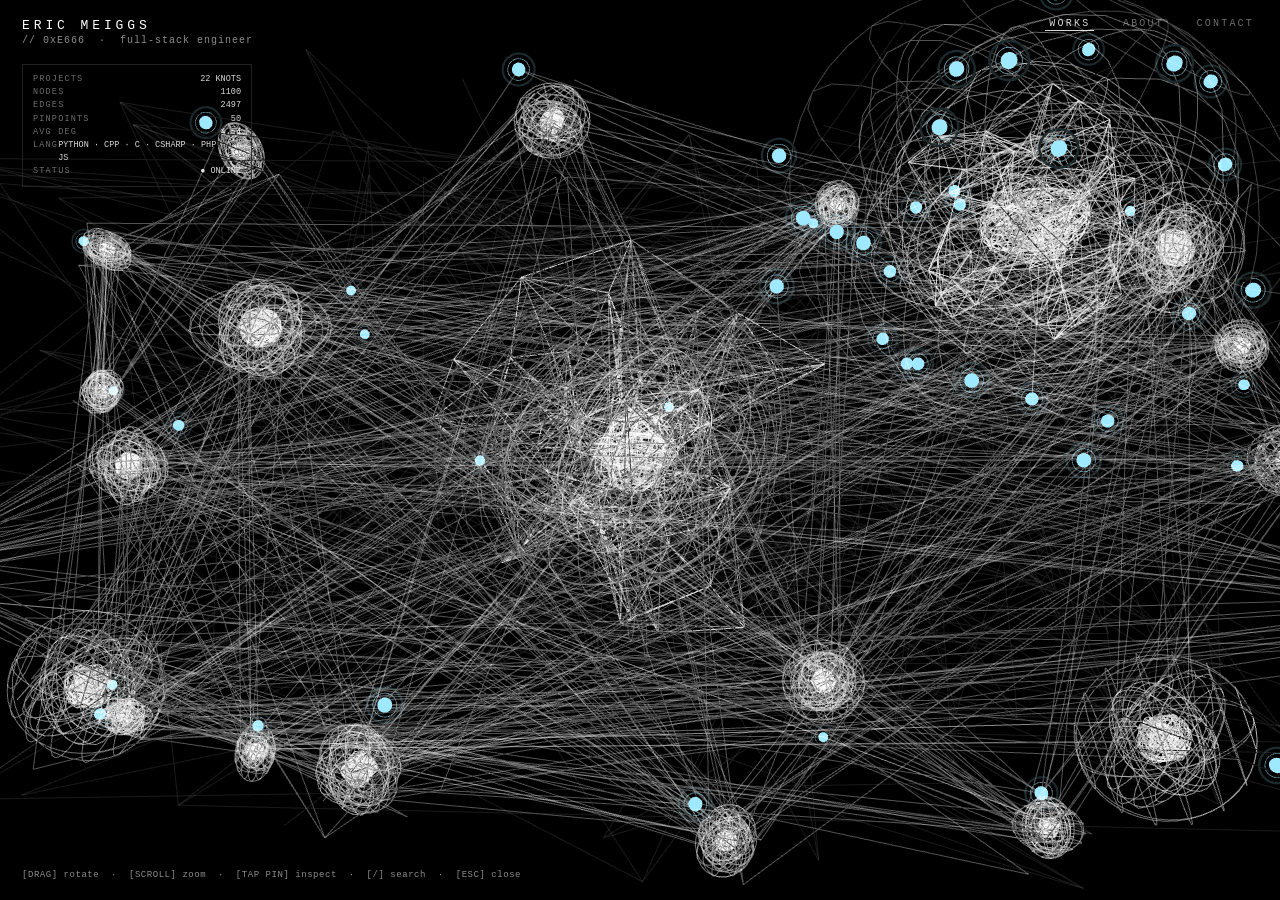
<file: index.html>
<!DOCTYPE html>
<html lang="en">
<head>
  <meta charset="UTF-8" />
  <meta name="viewport" content="width=device-width, initial-scale=1.0" />
  <title>Eric Meiggs · 0xE666</title>
  <meta name="description" content="Eric Meiggs — full-stack engineer. Portfolio." />
  <script type="module" crossorigin src="/assets/index-Tf9ZHcm4.js"></script>
  <link rel="stylesheet" crossorigin href="/assets/index-Fc9-zuga.css">
</head>
<body>
  <canvas id="bridge-canvas"></canvas>
  <div id="hud-root"></div>
  <div id="codepanel-root"></div>
  <div id="overlay-root"></div>
  <div id="fallback" class="fallback" style="display:none">
    <h1 style="font-family:var(--mono); font-size:14px; letter-spacing:0.3em;">ERIC MEIGGS — 0xE666</h1>
    <p style="opacity:0.7;">Your device doesn't support WebGL. Static project list below.</p>
    <table id="fallback-table"></table>
  </div>
</body>
</html>
</file>
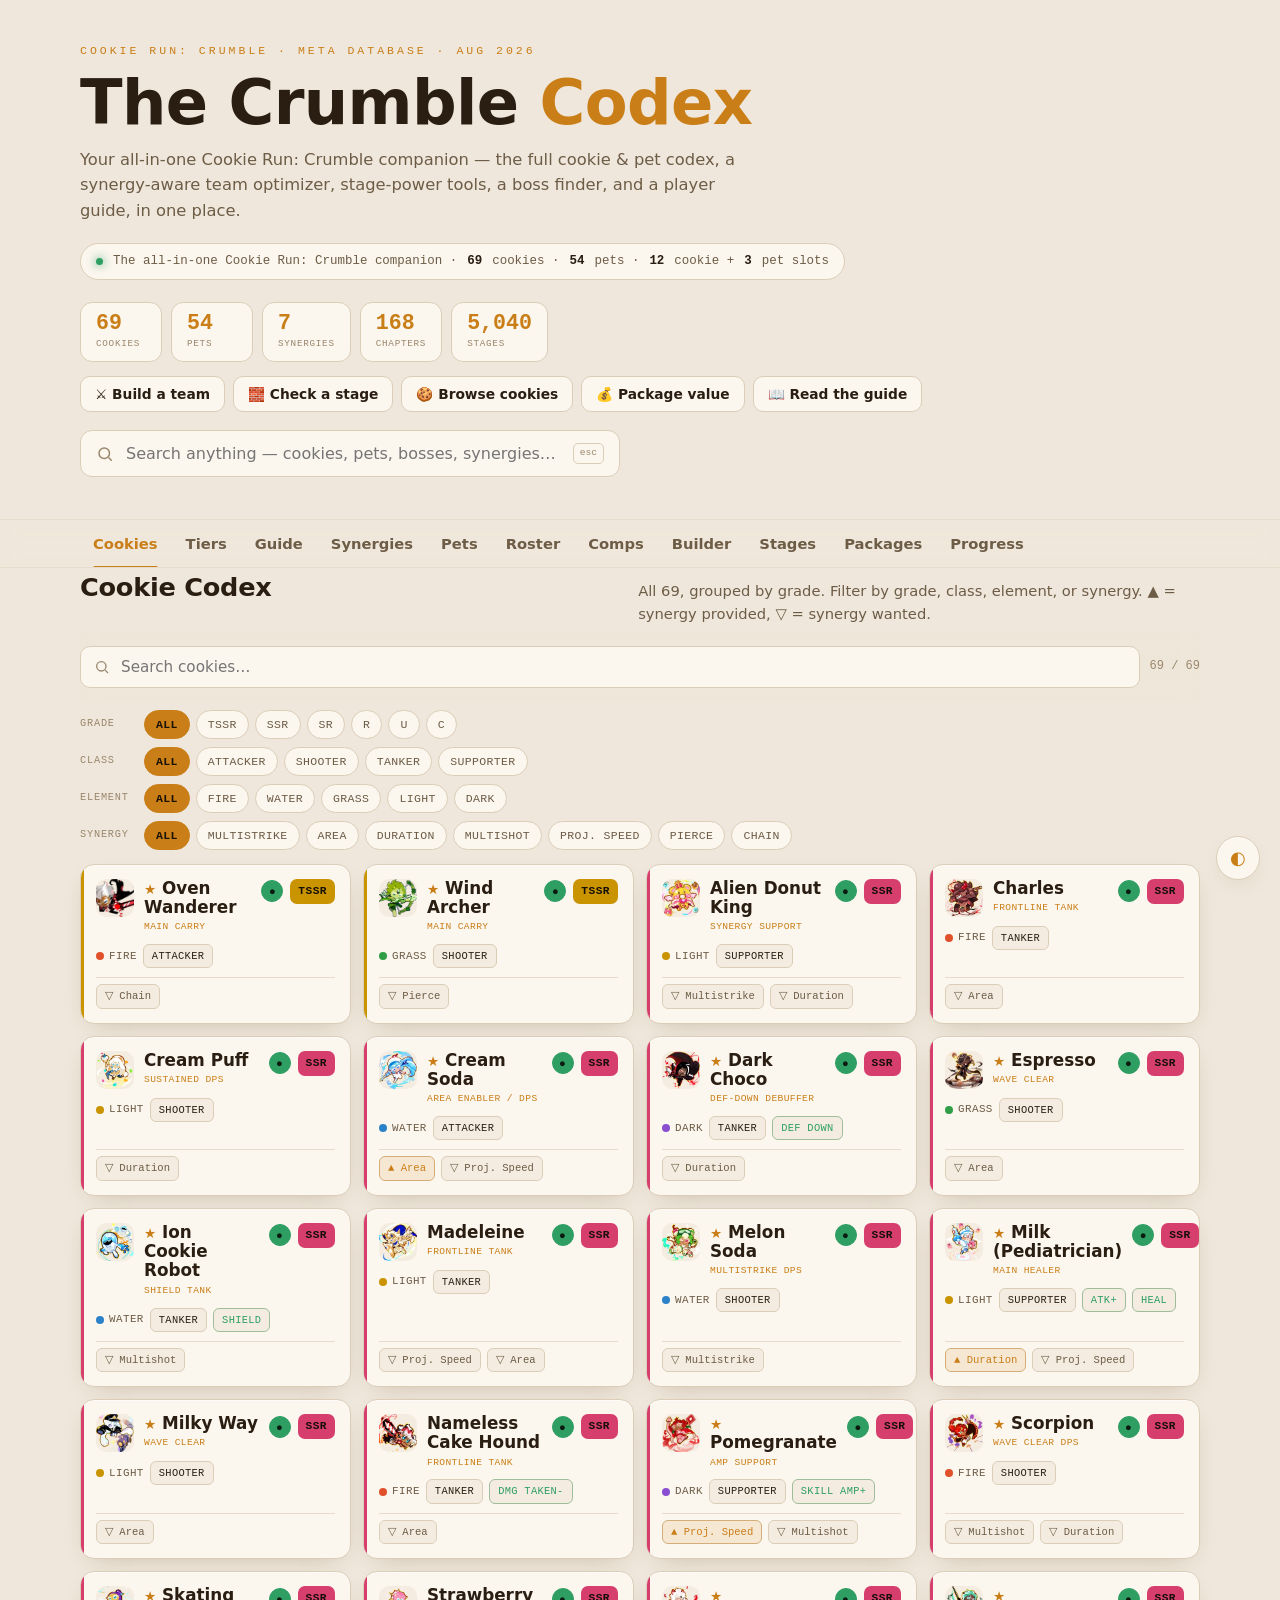
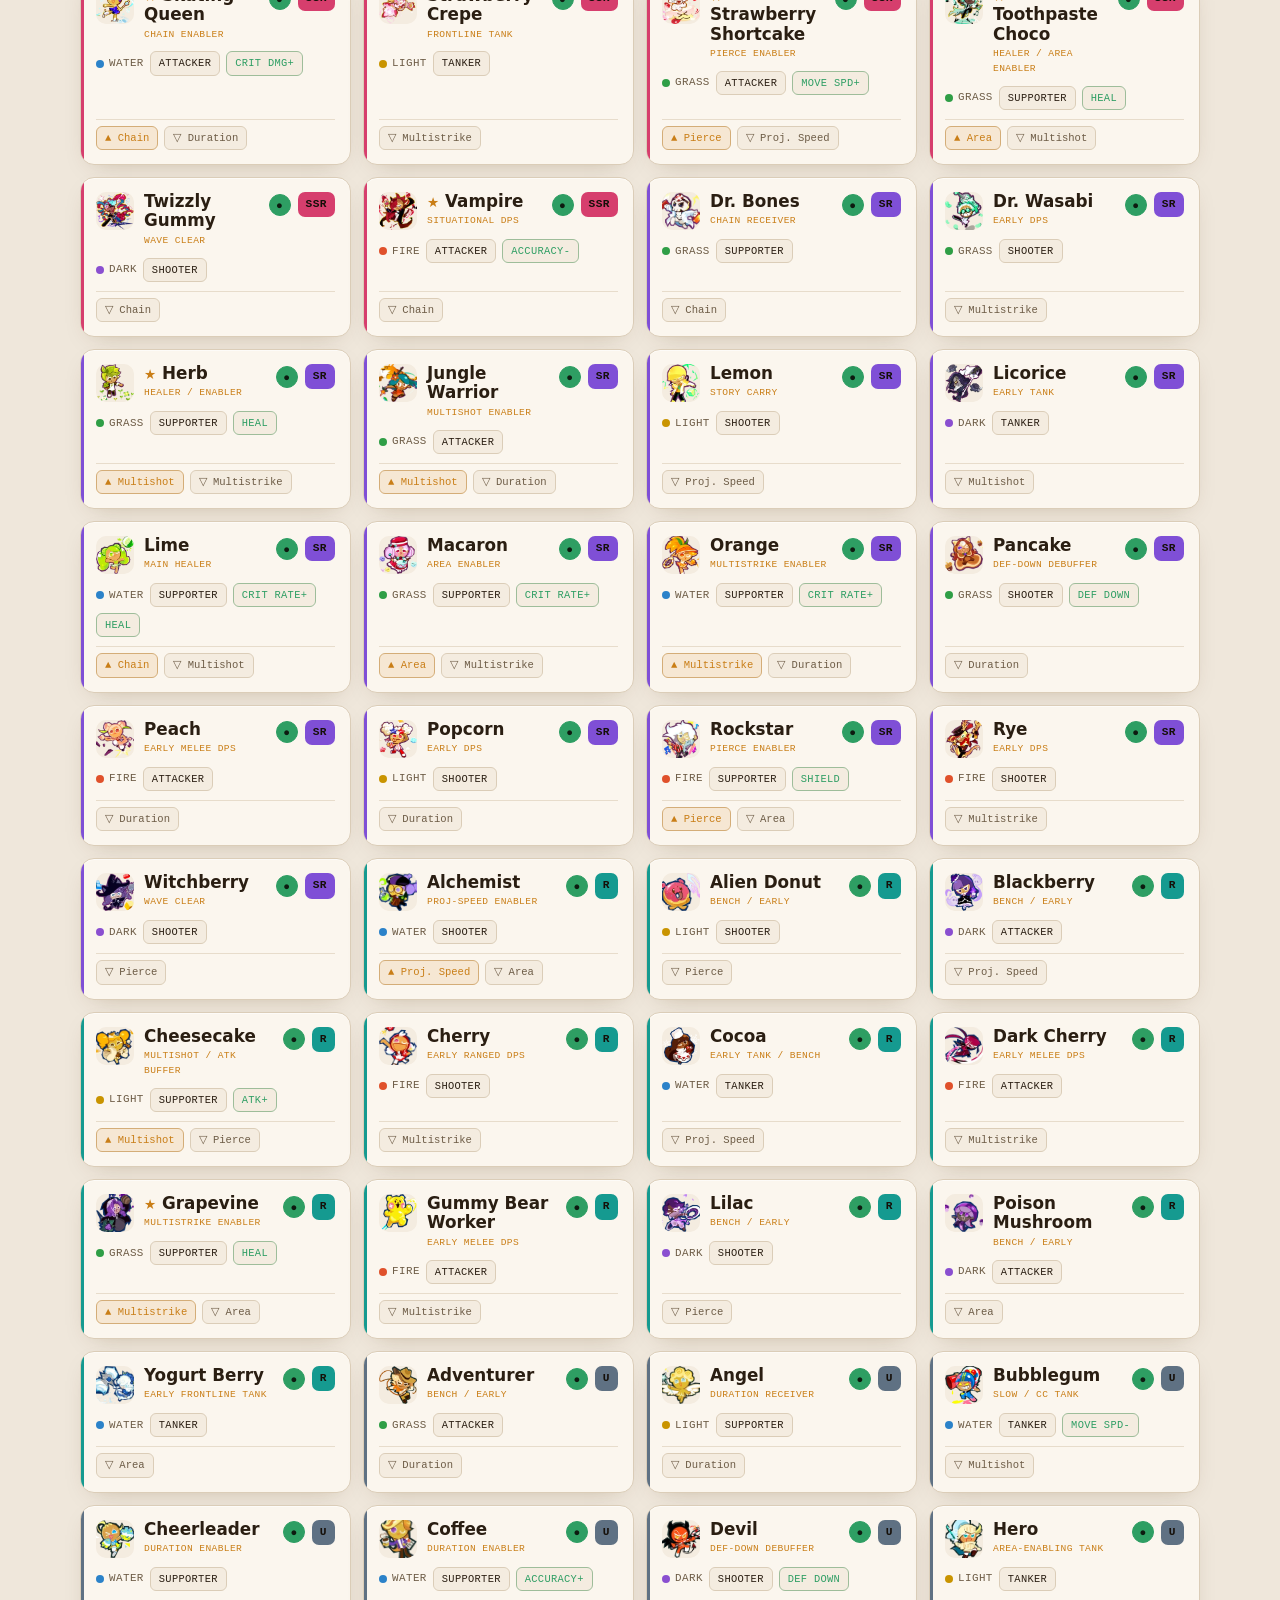
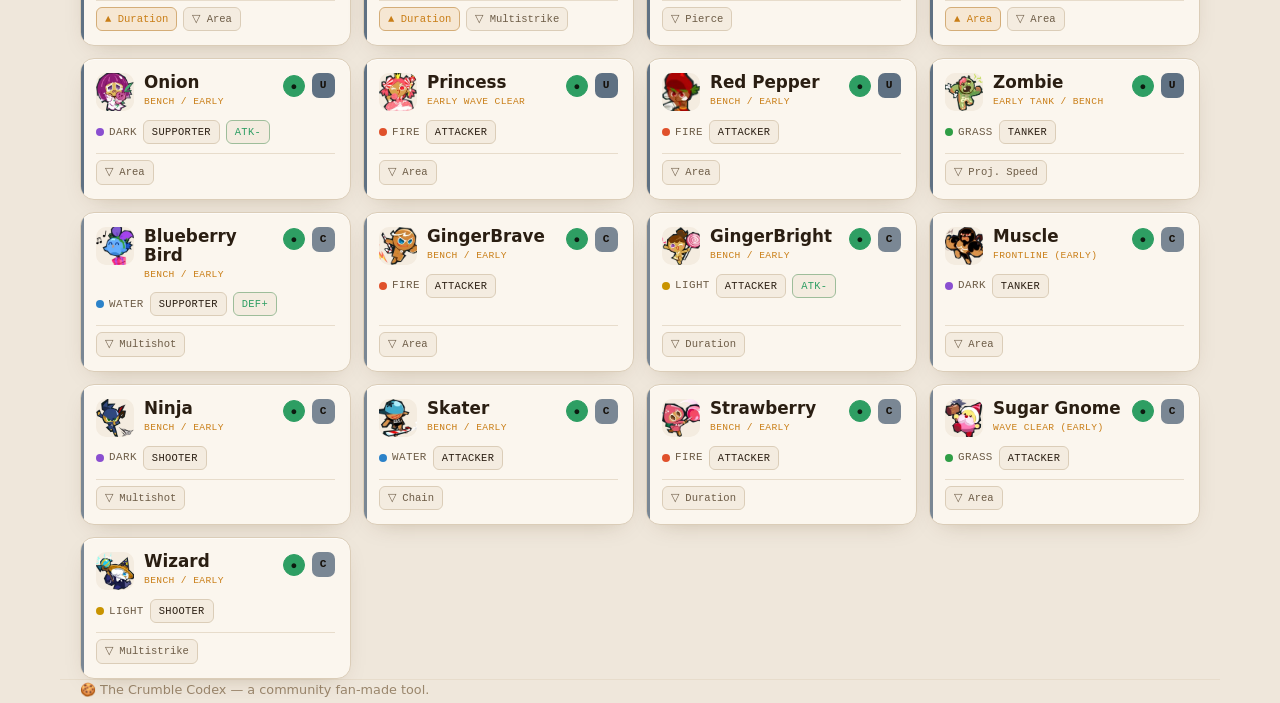
<file: crumble/index.html>
<!doctype html>
<html lang="en">
<head>
<meta charset="utf-8">
<meta name="description" content="The all-in-one Cookie Run: Crumble companion — cookie & pet codex, tier board, team optimizer, stage power tools, package value, and a full guide.">
<meta property="og:title" content="The Crumble Codex"><meta property="og:type" content="website"><meta name="robots" content="index,follow">
<link rel="icon" href="data:image/svg+xml,<svg xmlns=%27http://www.w3.org/2000/svg%27 viewBox=%270 0 100 100%27><text y=%27.9em%27 font-size=%2790%27>%F0%9F%8D%AA</text></svg>">
<title>Crumble Codex — Cookie Run: Crumble Meta Database</title>
<meta name="viewport" content="width=device-width, initial-scale=1">
<style>
:root{
  --ground:#17110d;--surface:#20180f;--surface-2:#2a2015;--raise:#332619;--border:#3d2d1d;--border-soft:#2f2317;
  --text:#f4ead9;--muted:#b39c82;--faint:#7d6a55;--accent:#f2a63a;--accent-deep:#c97e17;--accent-glow:rgba(242,166,58,.16);
  --g-tssr:#ffd24a;--g-ssr:#ff5f8c;--g-sr:#b98cff;--g-r:#43c9bf;--g-u:#8695a6;--g-c:#6f7d8c;
  --e-fire:#ff6b4a;--e-water:#45b6f5;--e-grass:#5ec26a;--e-light:#f0c33a;--e-dark:#b07be6;
  --boss:#ff7a59;--wave:#57b6ef;--good:#57c98a;
  --shadow:0 1px 0 rgba(255,255,255,.03) inset, 0 10px 30px -12px rgba(0,0,0,.7);
  --radius:14px;
  --font-display:"Trebuchet MS","Segoe UI",system-ui,sans-serif;
  --font-body:"Segoe UI",system-ui,-apple-system,Roboto,sans-serif;
  --font-mono:"Consolas",ui-monospace,"SF Mono",Menlo,monospace;
}
@media (prefers-color-scheme: light){:root{
  --ground:#efe7db;--surface:#fbf6ee;--surface-2:#f4ece0;--raise:#fff;--border:#dbcdb8;--border-soft:#e7dccb;
  --text:#2a1e12;--muted:#6d5c46;--faint:#9a866c;--accent:#c97e17;--accent-deep:#a5620a;--accent-glow:rgba(201,126,23,.12);
  --g-tssr:#c99400;--g-ssr:#d63e6d;--g-sr:#7f4fd6;--g-r:#159a90;--g-u:#5f7183;--g-c:#7a8794;
  --e-fire:#e0512b;--e-water:#2b82c9;--e-grass:#2f9e46;--e-light:#c99400;--e-dark:#8a4fd0;
  --boss:#d9522f;--wave:#2b82c9;--good:#2e9e63;
  --shadow:0 1px 0 rgba(255,255,255,.6) inset, 0 8px 24px -14px rgba(80,50,10,.35);
}}
:root[data-theme="dark"]{
  --ground:#17110d;--surface:#20180f;--surface-2:#2a2015;--raise:#332619;--border:#3d2d1d;--border-soft:#2f2317;
  --text:#f4ead9;--muted:#b39c82;--faint:#7d6a55;--accent:#f2a63a;--accent-deep:#c97e17;--accent-glow:rgba(242,166,58,.16);
  --g-tssr:#ffd24a;--g-ssr:#ff5f8c;--g-sr:#b98cff;--g-r:#43c9bf;--g-u:#8695a6;--g-c:#6f7d8c;
  --e-fire:#ff6b4a;--e-water:#45b6f5;--e-grass:#5ec26a;--e-light:#f0c33a;--e-dark:#b07be6;
  --boss:#ff7a59;--wave:#57b6ef;--good:#57c98a;
  --shadow:0 1px 0 rgba(255,255,255,.03) inset, 0 10px 30px -12px rgba(0,0,0,.7);
}
:root[data-theme="light"]{
  --ground:#efe7db;--surface:#fbf6ee;--surface-2:#f4ece0;--raise:#fff;--border:#dbcdb8;--border-soft:#e7dccb;
  --text:#2a1e12;--muted:#6d5c46;--faint:#9a866c;--accent:#c97e17;--accent-deep:#a5620a;--accent-glow:rgba(201,126,23,.12);
  --g-tssr:#c99400;--g-ssr:#d63e6d;--g-sr:#7f4fd6;--g-r:#159a90;--g-u:#5f7183;--g-c:#7a8794;
  --e-fire:#e0512b;--e-water:#2b82c9;--e-grass:#2f9e46;--e-light:#c99400;--e-dark:#8a4fd0;
  --boss:#d9522f;--wave:#2b82c9;--good:#2e9e63;
  --shadow:0 1px 0 rgba(255,255,255,.6) inset, 0 8px 24px -14px rgba(80,50,10,.35);
}
*{box-sizing:border-box}
body{margin:0;background:var(--ground);color:var(--text);font-family:var(--font-body);line-height:1.55;-webkit-font-smoothing:antialiased;
  background-image:radial-gradient(1200px 600px at 80% -10%,var(--accent-glow),transparent 60%);}
.wrap{max-width:1160px;margin:0 auto;padding:0 20px}
header{padding:42px 0 18px}
.kicker{font-family:var(--font-mono);font-size:.72rem;letter-spacing:.26em;text-transform:uppercase;color:var(--accent);margin:0 0 12px}
h1{font-family:var(--font-display);font-weight:700;font-size:clamp(2.3rem,6vw,3.9rem);line-height:.98;letter-spacing:-.01em;margin:0;text-wrap:balance}
h1 .glow{color:var(--accent)}
.sub{color:var(--muted);max-width:64ch;margin:14px 0 0;font-size:1.02rem}
.roster{margin-top:20px;display:inline-flex;align-items:center;gap:10px;flex-wrap:wrap;font-family:var(--font-mono);font-size:.78rem;color:var(--muted);
  background:var(--surface);border:1px solid var(--border);border-radius:999px;padding:8px 15px}
.roster b{color:var(--text)}
.dot{width:7px;height:7px;border-radius:50%;background:var(--good);box-shadow:0 0 10px var(--good)}
.roster a{color:var(--accent);text-decoration:none}
nav.tabs{position:sticky;top:0;z-index:20;margin-top:24px;background:color-mix(in srgb,var(--ground) 88%,transparent);backdrop-filter:blur(10px);
  border-top:1px solid var(--border-soft);border-bottom:1px solid var(--border-soft)}
.tabs-inner{display:flex;gap:2px;overflow-x:auto;scrollbar-width:none}
.tabs-inner::-webkit-scrollbar{display:none}
.tab{appearance:none;background:none;border:none;cursor:pointer;color:var(--muted);font-family:var(--font-display);font-weight:700;font-size:.92rem;
  padding:15px 13px;white-space:nowrap;position:relative;transition:color .15s}
.tab:hover{color:var(--text)}
.tab[aria-selected="true"]{color:var(--accent)}
.tab[aria-selected="true"]::after{content:"";position:absolute;left:13px;right:13px;bottom:-1px;height:2px;background:var(--accent);border-radius:2px 2px 0 0}
.tab .n{display:none}
main{padding:28px 0 90px}
.panel{display:none;animation:fade .3s ease}
.panel.active{display:block}
@keyframes fade{from{opacity:0;transform:translateY(6px)}to{opacity:1;transform:none}}
@media (prefers-reduced-motion:reduce){.panel.active{animation:none}}
.panel-head{display:flex;align-items:baseline;justify-content:space-between;gap:16px;flex-wrap:wrap;margin-bottom:6px}
.panel-head h2{font-family:var(--font-display);font-size:1.6rem;margin:0;letter-spacing:-.01em}
.panel-head p{color:var(--muted);margin:0;font-size:.92rem;max-width:60ch}
.section-note{color:var(--muted);font-size:.9rem;margin:2px 0 20px;max-width:74ch}
.callout{margin:0 0 22px;background:var(--accent-glow);border:1px solid color-mix(in srgb,var(--accent) 35%,var(--border));border-radius:var(--radius);padding:15px 18px;font-size:.9rem}
.callout b{color:var(--accent)}
/* controls */
.controls{position:sticky;top:52px;z-index:15;background:color-mix(in srgb,var(--ground) 92%,transparent);backdrop-filter:blur(8px);padding:14px 0;margin-bottom:8px;display:flex;gap:10px;flex-wrap:wrap;align-items:center}
.search{flex:1;min-width:190px;display:flex;align-items:center;gap:9px;background:var(--surface);border:1px solid var(--border);border-radius:10px;padding:10px 13px}
.search:focus-within{border-color:var(--accent);box-shadow:0 0 0 3px var(--accent-glow)}
.search input{flex:1;background:none;border:none;color:var(--text);font-family:var(--font-body);font-size:.95rem;outline:none}
.search svg{flex:none;color:var(--faint)}
.chips{display:flex;gap:6px;flex-wrap:wrap}
.chip{appearance:none;cursor:pointer;font-family:var(--font-mono);font-size:.72rem;letter-spacing:.03em;background:var(--surface);border:1px solid var(--border);color:var(--muted);padding:7px 11px;border-radius:999px;transition:all .13s;text-transform:uppercase}
.chip:hover{color:var(--text);border-color:var(--faint)}
.chip[aria-pressed="true"]{background:var(--accent);border-color:var(--accent);color:#1a1206;font-weight:700}
.count{font-family:var(--font-mono);font-size:.75rem;color:var(--faint);margin-left:auto}
.filterbar{display:flex;flex-direction:column;gap:8px;margin-bottom:14px}
.filterbar .frow{display:flex;gap:8px;align-items:center;flex-wrap:wrap}
.filterbar .flab{font-family:var(--font-mono);font-size:.64rem;letter-spacing:.08em;text-transform:uppercase;color:var(--faint);min-width:56px}
/* grid */
.grid{display:grid;grid-template-columns:repeat(auto-fill,minmax(258px,1fr));gap:12px}
.card{background:var(--surface);border:1px solid var(--border);border-radius:var(--radius);padding:14px 15px;box-shadow:var(--shadow);position:relative;overflow:hidden;display:flex;flex-direction:column;gap:9px}
.card::before{content:"";position:absolute;left:0;top:0;bottom:0;width:3px;background:var(--gc,var(--faint))}
.card .top{display:flex;align-items:flex-start;justify-content:space-between;gap:10px}
.card .name{font-family:var(--font-display);font-weight:700;font-size:1.05rem;line-height:1.15;margin:0}
.grade-badge{flex:none;font-family:var(--font-mono);font-weight:700;font-size:.7rem;letter-spacing:.04em;padding:4px 8px;border-radius:7px;color:#150f08;background:var(--gc,var(--faint))}
.metastar{color:var(--accent);font-size:.85rem}
.tagrow{display:flex;gap:6px;flex-wrap:wrap;align-items:center}
.el{display:inline-flex;align-items:center;gap:5px;font-family:var(--font-mono);font-size:.68rem;color:var(--muted);text-transform:uppercase;letter-spacing:.04em}
.el .ed{width:8px;height:8px;border-radius:50%;background:var(--ec)}
.pill{font-family:var(--font-mono);font-size:.65rem;letter-spacing:.03em;text-transform:uppercase;padding:3px 8px;border-radius:6px;border:1px solid var(--border);color:var(--muted);background:var(--surface-2)}
.pill.role{color:var(--text)}
.pill.eff{color:var(--good);border-color:color-mix(in srgb,var(--good) 35%,var(--border))}
.synrow{display:flex;gap:6px;flex-wrap:wrap;margin-top:auto;padding-top:6px;border-top:1px solid var(--border-soft)}
.syn-give,.syn-recv{font-family:var(--font-mono);font-size:.66rem;padding:3px 8px;border-radius:6px}
.syn-give{color:var(--accent);border:1px solid color-mix(in srgb,var(--accent) 40%,var(--border));background:var(--accent-glow)}
.syn-recv{color:var(--muted);border:1px solid var(--border);background:var(--surface-2)}
[data-g="TSSR"]{--gc:var(--g-tssr)}[data-g="SSR"]{--gc:var(--g-ssr)}[data-g="SR"]{--gc:var(--g-sr)}[data-g="R"]{--gc:var(--g-r)}[data-g="U"]{--gc:var(--g-u)}[data-g="C"]{--gc:var(--g-c)}
[data-e="Fire"]{--ec:var(--e-fire)}[data-e="Water"]{--ec:var(--e-water)}[data-e="Grass"]{--ec:var(--e-grass)}[data-e="Light"]{--ec:var(--e-light)}[data-e="Dark"]{--ec:var(--e-dark)}
.empty{text-align:center;color:var(--faint);padding:50px;font-family:var(--font-mono);font-size:.9rem}
/* synergy tab */
.syn-grid{display:grid;grid-template-columns:repeat(auto-fill,minmax(330px,1fr));gap:14px}
.syn-card{background:var(--surface);border:1px solid var(--border);border-radius:var(--radius);padding:18px;box-shadow:var(--shadow)}
.syn-card h3{font-family:var(--font-display);font-size:1.2rem;margin:0 0 2px;display:flex;align-items:center;gap:9px}
.syn-card .ko{font-family:var(--font-mono);font-size:.72rem;color:var(--faint)}
.syn-card .mech{color:var(--muted);font-size:.88rem;margin:6px 0 13px}
.rate{display:flex;gap:16px;margin:0 0 13px;font-family:var(--font-mono);font-size:.74rem}
.rate .lab{color:var(--faint);text-transform:uppercase;letter-spacing:.06em}
.pv{font-family:var(--font-mono);font-size:.66rem;letter-spacing:.08em;text-transform:uppercase;color:var(--faint);margin:11px 0 5px}
.namelist{display:flex;gap:6px;flex-wrap:wrap}
.nm{font-size:.79rem;padding:4px 9px;border-radius:7px;background:var(--surface-2);border:1px solid var(--border);color:var(--text)}
.nm.provider{border-color:color-mix(in srgb,var(--accent) 45%,var(--border));color:var(--accent)}
.scarce{margin-top:13px;font-size:.82rem;color:var(--muted);border-top:1px dashed var(--border);padding-top:10px}
.scarce b{color:var(--text)}.bottleneck{color:var(--boss);font-weight:700}
/* pets table */
.table-wrap{overflow-x:auto;border:1px solid var(--border);border-radius:var(--radius);background:var(--surface)}
table{border-collapse:collapse;width:100%;min-width:520px;font-size:.9rem}
th,td{text-align:left;padding:11px 15px;border-bottom:1px solid var(--border-soft)}
thead th{font-family:var(--font-mono);font-size:.68rem;letter-spacing:.08em;text-transform:uppercase;color:var(--faint);background:var(--surface-2);position:sticky;top:0}
tbody tr:last-child td{border-bottom:none}
tbody tr:hover{background:var(--surface-2)}
td .petname{font-family:var(--font-display);font-weight:700}
.t-badge{font-family:var(--font-mono);font-weight:700;font-size:.66rem;padding:3px 8px;border-radius:6px;color:#150f08}
.eff-txt{font-family:var(--font-mono);font-size:.8rem;color:var(--accent)}
/* team cards + builder shared */
.team-stack{display:flex;flex-direction:column;gap:16px}
.team{background:var(--surface);border:1px solid var(--border);border-radius:var(--radius);overflow:hidden;box-shadow:var(--shadow)}
.team-hd{padding:15px 20px;border-bottom:1px solid var(--border);display:flex;align-items:center;gap:12px;flex-wrap:wrap}
.team-hd .idx{font-family:var(--font-mono);font-size:.75rem;color:var(--faint)}
.team-hd h3{font-family:var(--font-display);font-size:1.24rem;margin:0;flex:1;min-width:150px}
.team-hd .slots{font-family:var(--font-mono);font-size:.68rem;color:var(--faint)}
.team-tag{font-family:var(--font-mono);font-size:.66rem;text-transform:uppercase;letter-spacing:.05em;padding:5px 11px;border-radius:999px;border:1px solid var(--border);color:var(--muted)}
.team-tag.flag{background:var(--accent);border-color:var(--accent);color:#1a1206;font-weight:700}
.reset-team{appearance:none;cursor:pointer;font-family:var(--font-mono);font-size:.66rem;background:none;border:1px solid var(--border);color:var(--muted);border-radius:999px;padding:4px 10px}
.reset-team:hover{border-color:var(--accent);color:var(--accent)}
.team-body{padding:16px 20px;display:grid;grid-template-columns:1fr;gap:16px}
@media(min-width:760px){.team-body{grid-template-columns:1.4fr 1fr}}
.lineup{display:flex;flex-direction:column;gap:4px}
.unit{display:flex;align-items:center;gap:10px;font-size:.9rem;padding:7px 0;border-bottom:1px solid var(--border-soft)}
.unit:last-child{border-bottom:none}
.unit .u-name{font-weight:600;min-width:118px}
.unit .u-el{width:8px;height:8px;border-radius:50%;background:var(--ec);flex:none}
.unit .u-role{font-family:var(--font-mono);font-size:.64rem;text-transform:uppercase;letter-spacing:.04em;color:var(--faint)}
.unit .u-job{color:var(--muted);font-size:.8rem}
.unit .u-tier{margin-left:auto;font-family:var(--font-mono);font-size:.62rem;font-weight:700;padding:2px 7px;border-radius:5px;color:#150f08;background:var(--gc,var(--faint))}
.miss{appearance:none;cursor:pointer;flex:none;width:20px;height:20px;border-radius:6px;border:1px solid var(--border);background:var(--surface-2);color:var(--faint);font-size:.7rem;line-height:1;display:grid;place-items:center;transition:all .12s;padding:0}
.miss:hover{border-color:var(--boss);color:var(--boss)}
.miss.active{background:var(--accent);border-color:var(--accent);color:#1a1206}
.unit.sub{background:linear-gradient(90deg,var(--accent-glow),transparent 70%);margin:0 -8px;padding-left:8px;padding-right:8px;border-radius:7px}
.unit.sub .u-name{color:var(--accent)}
.team-side{background:var(--surface-2);border-radius:10px;padding:14px 16px;align-self:start}
.team-side .lab{font-family:var(--font-mono);font-size:.66rem;letter-spacing:.08em;text-transform:uppercase;color:var(--accent);margin:0 0 6px}
.team-side p{margin:0 0 12px;font-size:.85rem;color:var(--muted)}
.team-side p:last-child{margin:0}
.team-side b{color:var(--text)}
.team-side .hint{font-size:.77rem;color:var(--faint);border-top:1px dashed var(--border);padding-top:10px}
/* builder */
.build-controls{background:var(--surface);border:1px solid var(--border);border-radius:var(--radius);padding:18px 20px;margin-bottom:22px;box-shadow:var(--shadow);display:flex;flex-direction:column;gap:16px}
.bc-row{display:flex;align-items:center;gap:14px;flex-wrap:wrap}
.bc-lab{font-family:var(--font-mono);font-size:.68rem;letter-spacing:.08em;text-transform:uppercase;color:var(--faint);min-width:74px}
.bc-out{font-family:var(--font-mono);font-weight:700;font-size:1.05rem;color:var(--accent);min-width:26px;text-align:center;font-variant-numeric:tabular-nums}
#sizeRange{flex:1;min-width:150px;max-width:280px;accent-color:var(--accent);height:5px}
.gen-btn{margin-left:auto;appearance:none;cursor:pointer;font-family:var(--font-display);font-weight:700;font-size:.95rem;background:var(--accent);color:#1a1206;border:none;border-radius:10px;padding:11px 20px;transition:transform .1s,filter .15s}
.gen-btn:hover{filter:brightness(1.08)}.gen-btn:active{transform:scale(.97)}
.result-hd{display:flex;align-items:center;gap:16px;flex-wrap:wrap;margin-bottom:16px}
.result-hd h3{font-family:var(--font-display);font-size:1.5rem;margin:0}
.rating{display:flex;align-items:baseline;gap:7px;margin-left:auto;background:var(--surface);border:1px solid var(--border);border-radius:12px;padding:8px 16px}
.rating .val{font-family:var(--font-mono);font-weight:700;font-size:1.7rem;color:var(--accent);font-variant-numeric:tabular-nums;line-height:1}
.rating .lab{font-family:var(--font-mono);font-size:.64rem;letter-spacing:.07em;text-transform:uppercase;color:var(--faint)}
.build-body{display:grid;grid-template-columns:1fr;gap:16px}
@media(min-width:760px){.build-body{grid-template-columns:1.35fr 1fr}}
.build-lineup{background:var(--surface);border:1px solid var(--border);border-radius:var(--radius);padding:8px 18px;box-shadow:var(--shadow)}
.build-side{display:flex;flex-direction:column;gap:14px}
.box{background:var(--surface);border:1px solid var(--border);border-radius:var(--radius);padding:15px 17px;box-shadow:var(--shadow)}
.box .lab{font-family:var(--font-mono);font-size:.66rem;letter-spacing:.08em;text-transform:uppercase;color:var(--accent);margin:0 0 10px}
.box .why{font-size:.86rem;color:var(--muted);margin:0}.box .why b{color:var(--text)}
.syn-live{display:flex;flex-direction:column;gap:7px}
.syn-live .row{display:flex;align-items:center;gap:8px;font-size:.82rem}
.syn-live .snm{font-family:var(--font-mono);font-size:.72rem;color:var(--text);min-width:90px}
.syn-live .flow{color:var(--muted);font-size:.79rem}
.syn-live .on{width:8px;height:8px;border-radius:50%;background:var(--good);flex:none;box-shadow:0 0 7px var(--good)}
.rolebars{display:flex;flex-direction:column;gap:8px}
.rolebar{display:grid;grid-template-columns:78px 1fr 22px;align-items:center;gap:9px;font-family:var(--font-mono);font-size:.72rem}
.rolebar .track{height:8px;background:var(--surface-2);border-radius:4px;overflow:hidden}
.rolebar .fill{height:100%;background:var(--accent);border-radius:4px}
.rolebar .cnt{color:var(--muted);text-align:right;font-variant-numeric:tabular-nums}
.petpick{display:flex;gap:9px;flex-wrap:wrap}
.petpick .p{flex:1;min-width:118px;background:var(--surface-2);border:1px solid var(--border);border-radius:10px;padding:9px 11px}
.petpick .p .pn{font-family:var(--font-display);font-weight:700;font-size:.88rem}
.petpick .p .pe{font-family:var(--font-mono);font-size:.7rem;color:var(--accent);margin-top:2px}
/* progression */
.prog{display:grid;grid-template-columns:repeat(auto-fill,minmax(300px,1fr));gap:14px}
.prog-card{background:var(--surface);border:1px solid var(--border);border-radius:var(--radius);padding:18px;box-shadow:var(--shadow)}
.prog-card h3{font-family:var(--font-display);font-size:1.1rem;margin:0 0 4px;display:flex;gap:9px;align-items:center}
.prog-card .num{font-family:var(--font-mono);color:var(--accent);font-size:.9rem}
.prog-card p{color:var(--muted);font-size:.87rem;margin:8px 0 0}.prog-card b{color:var(--text)}
.prog-card ul{margin:9px 0 0;padding-left:18px;color:var(--muted);font-size:.85rem}.prog-card li{margin:5px 0}
/* ===== STAGE POWER ===== */
.stage-tool{background:var(--surface);border:1px solid var(--border);border-radius:var(--radius);padding:18px 20px;margin-bottom:22px;box-shadow:var(--shadow)}
.stage-inputs{display:flex;gap:12px;flex-wrap:wrap;align-items:flex-end}
.stage-inputs label{display:flex;flex-direction:column;gap:6px;font-family:var(--font-mono);font-size:.64rem;letter-spacing:.06em;text-transform:uppercase;color:var(--faint);flex:1;min-width:140px}
.stage-inputs input{background:var(--surface-2);border:1px solid var(--border);border-radius:9px;padding:10px 12px;color:var(--text);font-family:var(--font-body);font-size:.95rem;outline:none;font-variant-numeric:tabular-nums}
.stage-inputs input:focus{border-color:var(--accent);box-shadow:0 0 0 3px var(--accent-glow)}
.stage-inputs .gen-btn{margin-left:0}
#stageResult{margin-top:16px}
.srec{display:flex;gap:16px;flex-wrap:wrap;align-items:center;margin-bottom:14px}
.srec .big{font-family:var(--font-mono);font-weight:700;font-size:1.7rem;color:var(--accent);font-variant-numeric:tabular-nums;line-height:1}
.srec .lab{font-family:var(--font-mono);font-size:.62rem;text-transform:uppercase;letter-spacing:.07em;color:var(--faint);margin-bottom:3px}
.srec .bosschip{background:var(--surface-2);border:1px solid var(--border);border-radius:999px;padding:7px 14px;font-size:.86rem}
.verdict{border-radius:10px;padding:13px 16px;font-size:.9rem;border:1px solid var(--border);color:var(--muted);line-height:1.6}
.verdict.good{background:color-mix(in srgb,var(--good) 13%,transparent);border-color:color-mix(in srgb,var(--good) 40%,var(--border))}
.verdict.warn{background:color-mix(in srgb,var(--boss) 11%,transparent);border-color:color-mix(in srgb,var(--boss) 42%,var(--border))}
.verdict b{color:var(--text)}
.brk{display:flex;flex-direction:column;gap:5px}
.brk-row{display:grid;grid-template-columns:minmax(120px,1.2fr) 2fr 52px;gap:12px;align-items:center;padding:9px 12px;border-radius:9px;font-family:var(--font-mono);font-size:.8rem;background:var(--surface);border:1px solid transparent}
.brk-row.here{background:var(--accent-glow);border-color:color-mix(in srgb,var(--accent) 45%,var(--border))}
.brk-row .thr{color:var(--muted)}
.brk-row .track{height:9px;border-radius:5px;background:var(--surface-2);overflow:hidden}
.brk-row .bar{height:100%;border-radius:5px;background:linear-gradient(90deg,var(--boss),var(--accent) 60%,var(--good))}
.brk-row .dmg{text-align:right;font-weight:700;color:var(--text)}

/* ===== ADVANCED FEATURES ===== */
.cardbtns{display:flex;align-items:center;gap:7px}
.own{appearance:none;cursor:pointer;width:22px;height:22px;border-radius:50%;border:1px solid var(--border);background:var(--surface-2);color:var(--faint);font-size:.7rem;display:grid;place-items:center;padding:0;transition:all .12s}
.own:hover{border-color:var(--good);color:var(--good)}
.own.have{background:var(--good);border-color:var(--good);color:#0d1a10}
.card{cursor:pointer}
.card.dim{opacity:.38}
.card.dim:hover{opacity:.72}
.u-name.clk{cursor:pointer}.u-name.clk:hover{color:var(--accent)}
.nm.clk{cursor:pointer}.nm.clk:hover{border-color:var(--accent);color:var(--accent)}
.modal{position:fixed;inset:0;z-index:50;background:rgba(0,0,0,.62);backdrop-filter:blur(3px);display:none;align-items:flex-start;justify-content:center;padding:6vh 16px;overflow:auto}
.modal.open{display:flex;animation:fade .2s ease}
.modal-card{background:var(--surface);border:1px solid var(--border);border-radius:var(--radius);max-width:560px;width:100%;padding:22px 24px;box-shadow:0 24px 60px -20px rgba(0,0,0,.8);position:relative}
.m-close{position:absolute;top:14px;right:14px;appearance:none;cursor:pointer;background:var(--surface-2);border:1px solid var(--border);color:var(--muted);width:30px;height:30px;border-radius:8px}
.m-close:hover{border-color:var(--accent);color:var(--accent)}
.m-head{display:flex;align-items:center;gap:12px}
.m-head h3{font-family:var(--font-display);font-size:1.4rem;margin:0}
.m-head .grade-badge{font-size:.72rem}
.m-syn{display:flex;gap:6px;flex-wrap:wrap;margin:8px 0 2px}
.m-lab{font-family:var(--font-mono);font-size:.65rem;letter-spacing:.08em;text-transform:uppercase;color:var(--accent);margin:16px 0 7px}
.switch{appearance:none;cursor:pointer;font-family:var(--font-mono);font-size:.75rem;background:var(--surface-2);border:1px solid var(--border);color:var(--muted);padding:9px 15px;border-radius:999px}
.switch[aria-pressed="true"]{background:var(--good);border-color:var(--good);color:#0d1a10;font-weight:700}
.roster-grid{display:flex;flex-direction:column;gap:16px}
.rg-grade .rg-lab{font-family:var(--font-mono);font-weight:700;font-size:.72rem;letter-spacing:.06em;margin-bottom:7px}
.rg-chips{display:flex;gap:6px;flex-wrap:wrap}
.ochip{appearance:none;cursor:pointer;font-size:.76rem;background:var(--surface);border:1px solid var(--border);color:var(--faint);padding:6px 10px;border-radius:8px;transition:all .1s}
.ochip:hover{border-color:var(--muted);color:var(--text)}
.ochip.have{background:color-mix(in srgb,var(--good) 16%,var(--surface));border-color:color-mix(in srgb,var(--good) 45%,var(--border));color:var(--text)}
.boss-list{display:flex;flex-direction:column;gap:8px}
.boss-row{background:var(--surface);border:1px solid var(--border);border-radius:10px;padding:12px 15px;box-shadow:var(--shadow)}
.boss-n{font-family:var(--font-display);font-weight:700;font-size:1rem}
.boss-meta{display:flex;gap:14px;font-family:var(--font-mono);font-size:.72rem;color:var(--faint);margin:3px 0 6px}
.boss-p{color:var(--accent)}
.boss-stg{font-family:var(--font-mono);font-size:.76rem;color:var(--muted)}
.lock-sel,.lock-inp{background:var(--surface-2);border:1px solid var(--border);border-radius:9px;padding:9px 11px;color:var(--text);font-family:var(--font-body);font-size:.9rem;outline:none}
.lock-sel:focus,.lock-inp:focus{border-color:var(--accent);box-shadow:0 0 0 3px var(--accent-glow)}
.lock-sel{min-width:170px}.lock-inp{width:150px}
.share-btn{appearance:none;cursor:pointer;font-family:var(--font-mono);font-size:.66rem;background:none;border:1px solid var(--border);color:var(--muted);border-radius:999px;padding:4px 10px}
.share-btn:hover{border-color:var(--accent);color:var(--accent)}
.linkbtn{appearance:none;cursor:pointer;font-family:var(--font-mono);font-size:.72rem;background:var(--accent);color:#1a1206;border:none;border-radius:7px;padding:4px 10px;font-weight:700;margin:2px 6px 2px 0}
.toast{position:fixed;bottom:78px;right:20px;z-index:60;background:var(--text);color:var(--ground);font-size:.85rem;font-weight:600;padding:10px 16px;border-radius:10px;opacity:0;transform:translateY(8px);transition:all .2s;pointer-events:none}
.toast.show{opacity:1;transform:none}

/* ===== AIO: global search, guide, cookie tips ===== */
.gsearch{position:relative;margin-top:18px;max-width:540px}
.gsearch .gin{display:flex;align-items:center;gap:10px;background:var(--surface);border:1px solid var(--border);border-radius:12px;padding:12px 15px}
.gsearch .gin:focus-within{border-color:var(--accent);box-shadow:0 0 0 3px var(--accent-glow)}
.gsearch input{flex:1;background:none;border:none;color:var(--text);font-size:1rem;outline:none;font-family:var(--font-body)}
.gsearch svg{color:var(--faint);flex:none}
.gsearch .gkbd{font-family:var(--font-mono);font-size:.6rem;color:var(--faint);border:1px solid var(--border);border-radius:5px;padding:2px 6px}
.gres{position:absolute;left:0;right:0;top:calc(100% + 6px);z-index:25;background:var(--surface);border:1px solid var(--border);border-radius:12px;box-shadow:0 20px 50px -20px rgba(0,0,0,.7);max-height:64vh;overflow:auto;display:none}
.gres.open{display:block}
.gres .gsec{font-family:var(--font-mono);font-size:.6rem;letter-spacing:.09em;text-transform:uppercase;color:var(--faint);padding:10px 14px 4px}
.gres .gitem{display:flex;align-items:center;gap:10px;padding:8px 14px;cursor:pointer;font-size:.9rem}
.gres .gitem:hover{background:var(--surface-2)}
.gres .gtag{margin-left:auto;font-family:var(--font-mono);font-size:.62rem;color:var(--faint)}
.gres .gdot{width:8px;height:8px;border-radius:50%;flex:none}
.cuse{font-family:var(--font-mono);font-size:.6rem;letter-spacing:.04em;text-transform:uppercase;color:var(--accent);margin-top:3px}
.m-tip{background:var(--accent-glow);border:1px solid color-mix(in srgb,var(--accent) 30%,var(--border));border-radius:10px;padding:11px 14px;font-size:.92rem;color:var(--text);margin:12px 0 2px;line-height:1.55}
.m-use{display:inline-block;font-family:var(--font-mono);font-size:.62rem;text-transform:uppercase;letter-spacing:.05em;color:var(--accent);border:1px solid color-mix(in srgb,var(--accent) 40%,var(--border));border-radius:5px;padding:2px 7px;margin-right:8px}
.guide-body{display:flex;flex-direction:column;gap:10px}
.gcard{background:var(--surface);border:1px solid var(--border);border-radius:var(--radius);box-shadow:var(--shadow);overflow:hidden}
.gcard summary{cursor:pointer;list-style:none;padding:15px 18px;font-family:var(--font-display);font-weight:700;font-size:1.08rem;display:flex;align-items:center;gap:11px}
.gcard summary::-webkit-details-marker{display:none}
.gcard summary::after{content:"+";margin-left:auto;color:var(--faint);font-family:var(--font-mono)}
.gcard[open] summary::after{content:"−"}
.gcard .gicon{font-size:1.1rem}
.gcard[open] summary{border-bottom:1px solid var(--border-soft)}
.gcontent{padding:14px 20px 18px;color:var(--muted);font-size:.92rem;line-height:1.65}
.gcontent p{margin:0 0 10px}.gcontent ul{margin:0 0 10px;padding-left:20px}.gcontent li{margin:5px 0}
.gcontent b{color:var(--text)}.gcontent em{color:var(--text);font-style:italic}

/* ===== hero, economy, power planner ===== */
.herostats{display:flex;gap:9px;flex-wrap:wrap;margin-top:22px}
.hs{background:var(--surface);border:1px solid var(--border);border-radius:12px;padding:10px 15px;display:flex;flex-direction:column;gap:2px;min-width:82px}
.hs .hv{font-family:var(--font-mono);font-weight:700;font-size:1.35rem;color:var(--accent);line-height:1;font-variant-numeric:tabular-nums}
.hs .hl{font-family:var(--font-mono);font-size:.58rem;letter-spacing:.08em;text-transform:uppercase;color:var(--faint)}
.heroquick{display:flex;gap:8px;flex-wrap:wrap;margin-top:14px}
.hq{appearance:none;cursor:pointer;font-family:var(--font-display);font-weight:700;font-size:.86rem;background:var(--surface);border:1px solid var(--border);color:var(--text);border-radius:10px;padding:9px 14px;transition:all .13s}
.hq:hover{border-color:var(--accent);color:var(--accent);transform:translateY(-1px)}
.eff-cell{display:flex;align-items:center;gap:9px;min-width:130px}
.eff-num{font-family:var(--font-mono);font-weight:700;font-variant-numeric:tabular-nums;white-space:nowrap}
.eff-bar{flex:1;height:7px;background:var(--surface-2);border-radius:4px;overflow:hidden;min-width:36px}
.eff-fill{height:100%;border-radius:4px;background:linear-gradient(90deg,var(--accent),var(--good))}
.eff-t1{color:var(--good)}.eff-t2{color:var(--accent)}.eff-t3{color:var(--muted)}
.econ-name{font-family:var(--font-display);font-weight:700;font-size:.92rem}
.econ-cat{font-family:var(--font-mono);font-size:.58rem;text-transform:uppercase;letter-spacing:.05em;color:var(--faint)}
.econ-c{font-size:.8rem;color:var(--muted)}
.econ-price{font-variant-numeric:tabular-nums;font-family:var(--font-mono);font-size:.85rem;white-space:nowrap}
td.econ-dia{font-variant-numeric:tabular-nums;font-family:var(--font-mono);color:var(--accent);font-size:.85rem;white-space:nowrap}
.frontier{display:flex;flex-direction:column;gap:8px}
.fr-row{display:grid;grid-template-columns:88px 1fr;gap:12px;align-items:center;background:var(--surface);border:1px solid var(--border);border-radius:10px;padding:11px 14px}
.fr-dmg{font-family:var(--font-mono);font-weight:700;color:var(--accent)}
.fr-stage{font-family:var(--font-display);font-weight:700;font-size:1.05rem}
.fr-sub{font-family:var(--font-mono);font-size:.72rem;color:var(--faint)}

/* ===== tier board, element mix, polish ===== */
.tierboard{display:flex;flex-direction:column;gap:10px}
.tier-row{display:grid;grid-template-columns:54px 1fr;gap:0;align-items:stretch;background:var(--surface);border:1px solid var(--border);border-radius:12px;overflow:hidden;box-shadow:var(--shadow)}
.tier-lab{display:grid;place-items:center;font-family:var(--font-display);font-weight:800;font-size:1.4rem;color:#150f08}
.tier-chips{display:flex;gap:6px;flex-wrap:wrap;padding:12px 14px}
.tchip{cursor:pointer;font-size:.82rem;background:var(--surface-2);border:1px solid var(--border);border-radius:8px;padding:5px 10px;display:inline-flex;align-items:center;gap:6px;transition:all .12s}
.tchip:hover{border-color:var(--accent);color:var(--accent);transform:translateY(-1px)}
.tchip .ed{width:7px;height:7px;border-radius:50%;flex:none}
.tchip .tuse{font-family:var(--font-mono);font-size:.56rem;color:var(--faint);letter-spacing:.03em}
.tchip:hover .tuse{color:var(--accent)}
.elmix{display:flex;gap:8px;flex-wrap:wrap}
.elc{display:inline-flex;align-items:center;gap:6px;font-family:var(--font-mono);font-size:.75rem;background:var(--surface-2);border:1px solid var(--border);border-radius:8px;padding:5px 9px}
.elc .ed{width:8px;height:8px;border-radius:50%}
/* polish */
.card{transition:border-color .15s,transform .15s,box-shadow .15s}
.card:hover{transform:translateY(-2px);border-color:var(--faint)}
.tier-row,.boss-row,.team{animation:fade .28s ease both}
@media (prefers-reduced-motion:reduce){.tier-row,.boss-row,.team,.card{animation:none;transition:none}}
@media (max-width:560px){
  .wrap{padding:0 14px}
  header{padding:32px 0 14px}
  h1{font-size:2.1rem}
  .sub{font-size:.95rem}
  .tab{padding:13px 11px;font-size:.85rem}
  .grid{grid-template-columns:1fr}
  .hs{min-width:0;flex:1;padding:9px 11px}
  .hs .hv{font-size:1.15rem}
  .heroquick .hq{flex:1;text-align:center}
  .controls{top:48px}
  .modal-card{padding:18px 16px}
  .team-hd{gap:7px;padding:13px 15px}
  .team-body,.build-body{padding:14px}
  .unit .u-name{min-width:96px}
  .result-hd h3{font-size:1.25rem}
  .tier-lab{font-size:1.15rem}
}

.cimg{width:26px;height:26px;border-radius:7px;object-fit:cover;flex:none;background:var(--surface-2)}
.unit .cimg{margin-right:1px}
.card .top{justify-content:flex-start}
.card .cardbtns{margin-left:auto}
.card .top>.cimg{width:38px;height:38px;border-radius:10px}
.tchip .cimg{width:18px;height:18px;border-radius:5px}
.m-head .cimg{width:54px;height:54px;border-radius:13px}
.petcell{display:inline-flex;align-items:center;gap:9px}
.petpick .p{display:flex;align-items:center;gap:9px}
.petpick .cimg,td .cimg{width:30px;height:30px}
footer{border-top:1px solid var(--border-soft);padding:26px 0 60px;color:var(--faint);font-size:.8rem}
footer a{color:var(--muted)}footer .srcs{display:flex;gap:8px 16px;flex-wrap:wrap;margin-top:10px}
.theme-toggle{position:fixed;bottom:20px;right:20px;z-index:30;appearance:none;cursor:pointer;width:44px;height:44px;border-radius:50%;border:1px solid var(--border);background:var(--surface);color:var(--accent);font-size:1.15rem;box-shadow:var(--shadow);display:grid;place-items:center}
.theme-toggle:hover{border-color:var(--accent)}
:focus-visible{outline:2px solid var(--accent);outline-offset:2px;border-radius:4px}
</style>
</head>
<body>
<div class="wrap">
<header>
  <p class="kicker">Cookie Run: Crumble · Meta Database · Aug 2026</p>
  <h1>The Crumble <span class="glow">Codex</span></h1>
  <p class="sub">Your all-in-one Cookie Run: Crumble companion — the full cookie &amp; pet codex, a synergy-aware team optimizer, stage-power tools, a boss finder, and a player guide, in one place.</p>
  <div class="roster"><span class="dot"></span> The all-in-one Cookie Run: Crumble companion · <b>69</b> cookies · <b>54</b> pets · <b>12</b> cookie + <b>3</b> pet slots</div>
  <div class="herostats">
    <div class="hs"><span class="hv">69</span><span class="hl">Cookies</span></div>
    <div class="hs"><span class="hv">54</span><span class="hl">Pets</span></div>
    <div class="hs"><span class="hv">7</span><span class="hl">Synergies</span></div>
    <div class="hs"><span class="hv">168</span><span class="hl">Chapters</span></div>
    <div class="hs"><span class="hv">5,040</span><span class="hl">Stages</span></div>
  </div>
  <div class="heroquick">
    <button class="hq" data-hero="builder">⚔️ Build a team</button>
    <button class="hq" data-hero="stages">🧱 Check a stage</button>
    <button class="hq" data-hero="cookies">🍪 Browse cookies</button>
    <button class="hq" data-hero="economy">💰 Package value</button>
    <button class="hq" data-hero="guide">📖 Read the guide</button>
  </div>  <div class="gsearch"><div class="gin"><svg width="18" height="18" viewBox="0 0 24 24" fill="none" stroke="currentColor" stroke-width="2"><circle cx="11" cy="11" r="7"/><path d="m21 21-4.3-4.3"/></svg><input id="gSearch" placeholder="Search anything — cookies, pets, bosses, synergies…" autocomplete="off" aria-label="Global search"><span class="gkbd">esc</span></div><div id="gResults" class="gres"></div></div></header>
</div>

<nav class="tabs"><div class="wrap"><div class="tabs-inner" role="tablist">
  <button class="tab" role="tab" aria-selected="true" data-panel="cookies">Cookies <span class="n" id="cc"></span></button>
    <button class="tab" role="tab" aria-selected="false" data-panel="tierlist">Tiers</button><button class="tab" role="tab" aria-selected="false" data-panel="guide">Guide</button>
  <button class="tab" role="tab" aria-selected="false" data-panel="synergies">Synergies <span class="n">7</span></button>
  <button class="tab" role="tab" aria-selected="false" data-panel="pets">Pets <span class="n">54</span></button>
  <button class="tab" role="tab" aria-selected="false" data-panel="roster">Roster</button>  <button class="tab" role="tab" aria-selected="false" data-panel="teams">Comps</button>
  <button class="tab" role="tab" aria-selected="false" data-panel="builder">Builder <span class="n">✦</span></button>
  <button class="tab" role="tab" aria-selected="false" data-panel="stages">Stages</button>
  <button class="tab" role="tab" aria-selected="false" data-panel="economy">Packages</button>  <button class="tab" role="tab" aria-selected="false" data-panel="progression">Progress</button>
</div></div></nav>

<main class="wrap">

<section class="panel active" id="cookies" role="tabpanel">
  <div class="panel-head"><h2>Cookie Codex</h2><p>All 69, grouped by grade. Filter by grade, class, element, or synergy. ▲ = synergy provided, ▽ = synergy wanted.</p></div>
  <div class="controls">
    <label class="search"><svg width="16" height="16" viewBox="0 0 24 24" fill="none" stroke="currentColor" stroke-width="2"><circle cx="11" cy="11" r="7"/><path d="m21 21-4.3-4.3"/></svg>
      <input type="text" id="cookieSearch" placeholder="Search cookies…" aria-label="Search cookies"></label>
    <span class="count" id="cookieCount"></span>
  </div>
  <div class="filterbar">
    <div class="frow"><span class="flab">Grade</span><div class="chips" id="gradeChips"></div></div>
    <div class="frow"><span class="flab">Class</span><div class="chips" id="roleChips"></div></div>
    <div class="frow"><span class="flab">Element</span><div class="chips" id="elChips"></div></div>
    <div class="frow"><span class="flab">Synergy</span><div class="chips" id="synChips"></div></div>
  </div>
  <div class="grid" id="cookieGrid"></div>
</section>

<section class="panel" id="tierlist" role="tabpanel">
  <div class="panel-head"><h2>Tier Board</h2><p>A heuristic ranking from rarity + meta usage + synergy value + team-amplifying effects. A guide, not gospel — click any cookie for its detail card.</p></div>
  <div class="filterbar">
    <div class="frow"><span class="flab">Class</span><div class="chips" id="tlRole"></div></div>
    <div class="frow"><span class="flab">Element</span><div class="chips" id="tlEl"></div></div>
  </div>
  <div id="tierboard" class="tierboard"></div>
</section>

<section class="panel" id="guide" role="tabpanel">
  <div class="panel-head"><h2>Player Guide</h2><p>New or returning? Start here. Everything below is grounded in the live game data this tool runs on.</p></div>
  <div id="guideBody" class="guide-body"></div>
</section>

<section class="panel" id="synergies" role="tabpanel">
  <div class="panel-head"><h2>The 7 Synergies</h2><p>Providers (▲, from real game data) grant a synergy; receivers scale with it. Both must be on the team for it to work.</p></div>
  <p class="section-note">Rating: <b style="color:var(--boss)">◆ boss/single-target</b> vs <b style="color:var(--wave)">◆ wave clear</b> (★ scale of 3). Provider/receiver lists are computed directly from the 69-cookie dataset.</p>
  <div class="syn-grid" id="synGrid"></div>
</section>

<section class="panel" id="pets" role="tabpanel">
  <div class="panel-head"><h2>Pet Codex</h2><p>All 54 pets by grade. You equip <b>3</b>. Universal buffs fit any team; synergy/element pets pay off only if your team runs that theme.</p></div>
  <p class="section-note"><b>Best general 3:</b> Holy Baby Drop (Ally ATK) + Gold Drop (Crit Rate) + Sweet n' Sour (Crit DMG). Swap one for a synergy pet (Chain→Fluffy Cheese Cat, Area→Banana Lion, etc.) or Majestic King Choco Drop (Max HP) if you're dying.</p>
  <div class="table-wrap"><table><thead><tr><th>Grade</th><th>Pet</th><th>Effect(s)</th></tr></thead><tbody id="petBody"></tbody></table></div>
</section>

<section class="panel" id="roster" role="tabpanel">
  <div class="panel-head"><h2>My Roster</h2><p>Mark what you own. Flip the switch and the optimizer + team comps build only from your cookies. Saved on this device.</p></div>
  <div class="controls" style="gap:14px">
    <button id="useOwnedSwitch" class="switch" aria-pressed="false">OFF — using full roster</button>
    <span class="count" id="ownCount"></span>
    <button id="rosterAll" class="chip">Own all</button>
    <button id="rosterNone" class="chip">Clear</button>
  </div>
  <div id="rosterGrid" class="roster-grid"></div>
</section>
<section class="panel" id="teams" role="tabpanel">
  <div class="panel-head"><h2>Meta Team Comps</h2><p>Six 12-cookie lineups by content. Golden rule: funnel materials into 2–3 carries — a focused core beats a spread-thin 12.</p></div>
  <div class="callout"><b>Missing a cookie?</b> Hit the <b>✕</b> next to it and the best same-class / same-synergy replacement drops into its slot. ✕ again (↺) to restore.</div>
  <div class="team-stack" id="teamStack"></div>
</section>

<section class="panel" id="builder" role="tabpanel">
  <div class="panel-head"><h2>Team Optimizer <span style="color:var(--accent)">✦</span></h2><p>Pick content + team size. The solver builds the best team from all 69 cookies, turns on the right synergies, and picks 3 pets — reasoning shown.</p></div>
  <div class="build-controls">
    <div class="bc-row"><span class="bc-lab">Content</span>
      <div class="chips" id="contentChips">
        <button class="chip" aria-pressed="true" data-c="story">Story</button>
        <button class="chip" aria-pressed="false" data-c="boss">Boss / Single-Target</button>
        <button class="chip" aria-pressed="false" data-c="daily">Daily Dungeon</button>
        <button class="chip" aria-pressed="false" data-c="crumble">Crumble Dungeon</button>
        <button class="chip" aria-pressed="false" data-c="pvp">Arena / PvP</button>
      </div></div>
    <div class="bc-row"><span class="bc-lab">Team size</span>
      <input type="range" id="sizeRange" min="5" max="12" value="12" step="1" aria-label="Team size">
      <output id="sizeOut" class="bc-out">12</output>
      <button class="gen-btn" id="genBtn">✦ Generate team</button></div>
    <div class="bc-row"><span class="bc-lab">Build around</span>
      <select id="lockSel" class="lock-sel"><option value="">— no lock —</option></select>
      <span class="bc-lab" style="min-width:auto">Stuck on</span>
      <input id="buildStage" class="lock-inp" placeholder="stage e.g. 30-20" autocomplete="off">
      <button id="shareBuild" class="share-btn" style="margin-left:auto">↗ Copy share link</button>
    </div>
  </div>
  <div id="buildResult"></div>
</section>

<section class="panel" id="stages" role="tabpanel">
  <div class="panel-head"><h2>Stage Power Check</h2><p>Enter a stage for its recommended Power and boss, then add your team Power to see your damage bracket — the hidden reason under-power teams hit walls.</p></div>
  <div class="stage-tool">
    <div class="stage-inputs">
      <label>Stage<input id="stageIn" placeholder="e.g. 30-20" autocomplete="off"></label>
      <label>Your team Power (optional)<input id="powIn" placeholder="e.g. 1,200,000" inputmode="numeric" autocomplete="off"></label>
      <button id="stageBtn" class="gen-btn">Check</button>
    </div>
    <div id="stageResult"></div>
  </div>
  <div class="panel-head" style="margin-top:26px"><h2 style="font-size:1.25rem">Power Planner</h2></div>
  <p class="section-note">Enter your team Power to see the deepest stage you can clear at each damage bracket — your realistic progression frontier right now.</p>
  <div class="stage-tool"><div class="stage-inputs"><label>Your team Power<input id="plannerPow" placeholder="e.g. 1,200,000" inputmode="numeric" autocomplete="off"></label><button id="plannerBtn" class="gen-btn">Plan my frontier</button></div><div id="plannerResult" style="margin-top:14px"></div></div>

  <div class="panel-head" style="margin-top:4px"><h2 style="font-size:1.25rem">Power → Damage Brackets</h2></div>
  <p class="section-note">Final damage = your Power ÷ the stage's recommended Power, snapped to these 8 brackets. <b style="color:var(--boss)">Below 10% you deal just 1% damage</b> — an under-power team literally can't scratch the boss, which is why raising Power (Resolve, promotions, runes) breaks walls faster than swapping cookies. At 120% you get a 20% damage bonus.</p>
  <div id="bracketTable"></div>
  <div class="panel-head" style="margin-top:26px"><h2 style="font-size:1.25rem">Boss Finder</h2></div>
  <p class="section-note">Search any boss to see every stage it guards and the recommended-power range across all 168 chapters.</p>
  <label class="search" style="margin-bottom:12px"><svg width="16" height="16" viewBox="0 0 24 24" fill="none" stroke="currentColor" stroke-width="2"><circle cx="11" cy="11" r="7"/><path d="m21 21-4.3-4.3"/></svg><input id="bossSearch" placeholder="Search bosses… e.g. Cool Mint" autocomplete="off"></label>
  <div id="bossList" class="boss-list"></div>
</section>

<section class="panel" id="economy" role="tabpanel">
  <div class="panel-head"><h2>Package Value</h2><p>Every shop package ranked by value — contents converted to a diamond-equivalent, then to efficiency vs the baseline (375💎 per ₩1,500 = 100%). Higher % = more value for your money.</p></div>
  <div class="controls"><div class="chips" id="econCat"></div><span class="count" id="econCount"></span></div>
  <div class="table-wrap"><table><thead><tr><th>Efficiency</th><th>Package</th><th>Price</th><th>💎 value</th><th>Contents</th></tr></thead><tbody id="econBody"></tbody></table></div>
  <p class="section-note">💎 model: cookie pull 200 · pet pull 100 · SSR cookie 36,000 · SSR pet 10,000 · TSSR cookie 9,000 · flame 0.5 · dough 3.75 · rune crystal 1.25 · stellar pt 2.5. SR cookies and period-based permanent memberships are excluded. Prices in KRW (₩); efficiency % is region-agnostic. Membership figures assume the standard ~30-day payout.</p>
</section>
<section class="panel" id="progression" role="tabpanel">
  <div class="panel-head"><h2>Breaking Progression Walls</h2><p>When your meta team stalls on an X-30 boss, it's account power, not comp. These are the levers.</p></div>
  <div class="callout"><b>Diagnose first:</b> Team wipes before the boss dies → <b>survival</b> problem (DEF/HP/tank/heals). Timer expires with team alive → <b>damage</b> problem (ATK / DEF-down / uptime).</div>
  <div class="prog" id="progGrid"></div>
</section>

</main>

<footer class="wrap">
  <div>🍪 The Crumble Codex — a community fan-made tool.</div>
</footer>
<div id="modal" class="modal"><div class="modal-card"><button class="m-close" data-close aria-label="Close">✕</button><div id="modalBody"></div></div></div>

<button class="theme-toggle" id="themeToggle" aria-label="Toggle light/dark theme">◐</button>

<script>
/* ===== GAME DATA (current build values) ===== */
const COOKIES=[{"n":"Oven Wanderer","grade":"TSSR","el":"Fire","role":"Attacker","eff":[],"gives":[],"recv":["Chain"]},{"n":"Wind Archer","grade":"TSSR","el":"Grass","role":"Shooter","eff":[],"gives":[],"recv":["Pierce"]},{"n":"Espresso","grade":"SSR","el":"Grass","role":"Shooter","eff":[],"gives":[],"recv":["Area"]},{"n":"Twizzly Gummy","grade":"SSR","el":"Dark","role":"Shooter","eff":[],"gives":[],"recv":["Chain"]},{"n":"Milky Way","grade":"SSR","el":"Light","role":"Shooter","eff":[],"gives":[],"recv":["Area"]},{"n":"Dark Choco","grade":"SSR","el":"Dark","role":"Tanker","eff":["DEF Down"],"gives":[],"recv":["Duration"]},{"n":"Toothpaste Choco","grade":"SSR","el":"Grass","role":"Supporter","eff":["Heal"],"gives":["Area"],"recv":["Multishot"]},{"n":"Pomegranate","grade":"SSR","el":"Dark","role":"Supporter","eff":["Skill Amp+"],"gives":["Proj. Speed"],"recv":["Multishot"]},{"n":"Cream Soda","grade":"SSR","el":"Water","role":"Attacker","eff":[],"gives":["Area"],"recv":["Proj. Speed"]},{"n":"Milk (Pediatrician)","grade":"SSR","el":"Light","role":"Supporter","eff":["ATK+","Heal"],"gives":["Duration"],"recv":["Proj. Speed"]},{"n":"Strawberry Shortcake","grade":"SSR","el":"Grass","role":"Attacker","eff":["Move SPD+"],"gives":["Pierce"],"recv":["Proj. Speed"]},{"n":"Melon Soda","grade":"SSR","el":"Water","role":"Shooter","eff":[],"gives":[],"recv":["Multistrike"]},{"n":"Vampire","grade":"SSR","el":"Fire","role":"Attacker","eff":["Accuracy-"],"gives":[],"recv":["Chain"]},{"n":"Strawberry Crepe","grade":"SSR","el":"Light","role":"Tanker","eff":[],"gives":[],"recv":["Multistrike"]},{"n":"Cream Puff","grade":"SSR","el":"Light","role":"Shooter","eff":[],"gives":[],"recv":["Duration"]},{"n":"Madeleine","grade":"SSR","el":"Light","role":"Tanker","eff":[],"gives":[],"recv":["Proj. Speed","Area"]},{"n":"Charles","grade":"SSR","el":"Fire","role":"Tanker","eff":[],"gives":[],"recv":["Area"]},{"n":"Scorpion","grade":"SSR","el":"Fire","role":"Shooter","eff":[],"gives":[],"recv":["Multishot","Duration"]},{"n":"Alien Donut King","grade":"SSR","el":"Light","role":"Supporter","eff":[],"gives":[],"recv":["Multistrike","Duration"]},{"n":"Nameless Cake Hound","grade":"SSR","el":"Fire","role":"Tanker","eff":["DMG Taken-"],"gives":[],"recv":["Area"]},{"n":"Ion Cookie Robot","grade":"SSR","el":"Water","role":"Tanker","eff":["Shield"],"gives":[],"recv":["Multishot"]},{"n":"Skating Queen","grade":"SSR","el":"Water","role":"Attacker","eff":["Crit DMG+"],"gives":["Chain"],"recv":["Duration"]},{"n":"Licorice","grade":"SR","el":"Dark","role":"Tanker","eff":[],"gives":[],"recv":["Multishot"]},{"n":"Herb","grade":"SR","el":"Grass","role":"Supporter","eff":["Heal"],"gives":["Multishot"],"recv":["Multistrike"]},{"n":"Rye","grade":"SR","el":"Fire","role":"Shooter","eff":[],"gives":[],"recv":["Multistrike"]},{"n":"Popcorn","grade":"SR","el":"Light","role":"Shooter","eff":[],"gives":[],"recv":["Duration"]},{"n":"Dr. Wasabi","grade":"SR","el":"Grass","role":"Shooter","eff":[],"gives":[],"recv":["Multistrike"]},{"n":"Peach","grade":"SR","el":"Fire","role":"Attacker","eff":[],"gives":[],"recv":["Duration"]},{"n":"Pancake","grade":"SR","el":"Grass","role":"Shooter","eff":["DEF Down"],"gives":[],"recv":["Duration"]},{"n":"Orange","grade":"SR","el":"Water","role":"Supporter","eff":["Crit Rate+"],"gives":["Multistrike"],"recv":["Duration"]},{"n":"Macaron","grade":"SR","el":"Grass","role":"Supporter","eff":["Crit Rate+"],"gives":["Area"],"recv":["Multistrike"]},{"n":"Rockstar","grade":"SR","el":"Fire","role":"Supporter","eff":["Shield"],"gives":["Pierce"],"recv":["Area"]},{"n":"Jungle Warrior","grade":"SR","el":"Grass","role":"Attacker","eff":[],"gives":["Multishot"],"recv":["Duration"]},{"n":"Lemon","grade":"SR","el":"Light","role":"Shooter","eff":[],"gives":[],"recv":["Proj. Speed"]},{"n":"Dr. Bones","grade":"SR","el":"Grass","role":"Supporter","eff":[],"gives":[],"recv":["Chain"]},{"n":"Witchberry","grade":"SR","el":"Dark","role":"Shooter","eff":[],"gives":[],"recv":["Pierce"]},{"n":"Lime","grade":"SR","el":"Water","role":"Supporter","eff":["Crit Rate+","Heal"],"gives":["Chain"],"recv":["Multishot"]},{"n":"Blackberry","grade":"R","el":"Dark","role":"Attacker","eff":[],"gives":[],"recv":["Proj. Speed"]},{"n":"Alchemist","grade":"R","el":"Water","role":"Shooter","eff":[],"gives":["Proj. Speed"],"recv":["Area"]},{"n":"Lilac","grade":"R","el":"Dark","role":"Shooter","eff":[],"gives":[],"recv":["Pierce"]},{"n":"Alien Donut","grade":"R","el":"Light","role":"Shooter","eff":[],"gives":[],"recv":["Pierce"]},{"n":"Poison Mushroom","grade":"R","el":"Dark","role":"Attacker","eff":[],"gives":[],"recv":["Area"]},{"n":"Dark Cherry","grade":"R","el":"Fire","role":"Attacker","eff":[],"gives":[],"recv":["Multistrike"]},{"n":"Grapevine","grade":"R","el":"Grass","role":"Supporter","eff":["Heal"],"gives":["Multistrike"],"recv":["Area"]},{"n":"Yogurt Berry","grade":"R","el":"Water","role":"Tanker","eff":[],"gives":[],"recv":["Area"]},{"n":"Cheesecake","grade":"R","el":"Light","role":"Supporter","eff":["ATK+"],"gives":["Multishot"],"recv":["Pierce"]},{"n":"Cherry","grade":"R","el":"Fire","role":"Shooter","eff":[],"gives":[],"recv":["Multistrike"]},{"n":"Cocoa","grade":"R","el":"Water","role":"Tanker","eff":[],"gives":[],"recv":["Proj. Speed"]},{"n":"Gummy Bear Worker","grade":"R","el":"Fire","role":"Attacker","eff":[],"gives":[],"recv":["Multistrike"]},{"n":"Cheerleader","grade":"U","el":"Water","role":"Supporter","eff":[],"gives":["Duration"],"recv":["Area"]},{"n":"Coffee","grade":"U","el":"Water","role":"Supporter","eff":["Accuracy+"],"gives":["Duration"],"recv":["Multistrike"]},{"n":"Zombie","grade":"U","el":"Grass","role":"Tanker","eff":[],"gives":[],"recv":["Proj. Speed"]},{"n":"Princess","grade":"U","el":"Fire","role":"Attacker","eff":[],"gives":[],"recv":["Area"]},{"n":"Hero","grade":"U","el":"Light","role":"Tanker","eff":[],"gives":["Area"],"recv":["Area"]},{"n":"Angel","grade":"U","el":"Light","role":"Supporter","eff":[],"gives":[],"recv":["Duration"]},{"n":"Bubblegum","grade":"U","el":"Water","role":"Tanker","eff":["Move SPD-"],"gives":[],"recv":["Multishot"]},{"n":"Onion","grade":"U","el":"Dark","role":"Supporter","eff":["ATK-"],"gives":[],"recv":["Area"]},{"n":"Devil","grade":"U","el":"Dark","role":"Shooter","eff":["DEF Down"],"gives":[],"recv":["Pierce"]},{"n":"Red Pepper","grade":"U","el":"Fire","role":"Attacker","eff":[],"gives":[],"recv":["Area"]},{"n":"Adventurer","grade":"U","el":"Grass","role":"Attacker","eff":[],"gives":[],"recv":["Duration"]},{"n":"Strawberry","grade":"C","el":"Fire","role":"Attacker","eff":[],"gives":[],"recv":["Duration"]},{"n":"Muscle","grade":"C","el":"Dark","role":"Tanker","eff":[],"gives":[],"recv":["Area"]},{"n":"Ninja","grade":"C","el":"Dark","role":"Shooter","eff":[],"gives":[],"recv":["Multishot"]},{"n":"Wizard","grade":"C","el":"Light","role":"Shooter","eff":[],"gives":[],"recv":["Multistrike"]},{"n":"Skater","grade":"C","el":"Water","role":"Attacker","eff":[],"gives":[],"recv":["Chain"]},{"n":"Sugar Gnome","grade":"C","el":"Grass","role":"Attacker","eff":[],"gives":[],"recv":["Area"]},{"n":"GingerBrave","grade":"C","el":"Fire","role":"Attacker","eff":[],"gives":[],"recv":["Area"]},{"n":"GingerBright","grade":"C","el":"Light","role":"Attacker","eff":["ATK-"],"gives":[],"recv":["Duration"]},{"n":"Blueberry Bird","grade":"C","el":"Water","role":"Supporter","eff":["DEF+"],"gives":[],"recv":["Multishot"]}];
const PETS=[{"n":"Gold Drop","grade":"SSR","eff":["Crit Rate+"]},{"n":"Fluffy Cheese Cat","grade":"SSR","eff":["Chain Synergy","+ATK to Chain allies"]},{"n":"Kiwi Bird","grade":"SSR","eff":["DEF+"]},{"n":"Furball Pup","grade":"SSR","eff":["Proj. Speed Synergy","+ATK to Proj. Speed allies"]},{"n":"Marshmallow Hamster","grade":"SSR","eff":["Dark allies Crit DMG+"]},{"n":"Banana Lion","grade":"SSR","eff":["Area Synergy","+ATK to Area allies"]},{"n":"Hot Doggie","grade":"SSR","eff":["Skill Amp+"]},{"n":"Mango Toucan","grade":"SSR","eff":["Evasion+"]},{"n":"Ginseng Sprout","grade":"SSR","eff":["Accuracy+"]},{"n":"Floral Froglet","grade":"SSR","eff":["Fire allies Crit DMG+"]},{"n":"Yule Log Cake","grade":"SSR","eff":["Water allies Crit DMG+"]},{"n":"Pterosatchel","grade":"SSR","eff":["Grass allies Crit DMG+"]},{"n":"Bonbon Birdy","grade":"SSR","eff":["Light allies Crit DMG+"]},{"n":"Yakgwa Pupper","grade":"SSR","eff":["Focus+"]},{"n":"Eggbeak","grade":"SSR","eff":["Attacker allies DMG Reduction+"]},{"n":"Breadog","grade":"SSR","eff":["Tanker allies Evasion+"]},{"n":"Berry Angrybeak","grade":"SSR","eff":["Shooter allies Accuracy+"]},{"n":"Nero the Choco Cat","grade":"SSR","eff":["Supporter allies Focus+"]},{"n":"Holy Baby Drop","grade":"SSR","eff":["Ally ATK+"]},{"n":"Sweet n' Sour","grade":"SSR","eff":["Ally Crit DMG+"]},{"n":"Octo Wasabi","grade":"SSR","eff":["Duration Synergy","+ATK to Duration allies"]},{"n":"Avocatapult","grade":"SSR","eff":["Resist+"]},{"n":"Majestic King Choco Drop","grade":"SSR","eff":["Max HP+"]},{"n":"Apple Rabbit","grade":"SR","eff":["Fire allies ATK+"]},{"n":"Lemon Slice","grade":"SR","eff":["Water allies ATK+"]},{"n":"Owlcorn","grade":"SR","eff":["Grass allies ATK+"]},{"n":"Mini Orange Mouse","grade":"SR","eff":["Light allies ATK+"]},{"n":"Sweet Rice Seal","grade":"SR","eff":["Dark allies ATK+"]},{"n":"Angry Bear","grade":"SR","eff":["Attacker allies Crit Rate+"]},{"n":"Milk Angel","grade":"SR","eff":["Tanker allies Crit Resist+"]},{"n":"Junior Sleuth Ted","grade":"SR","eff":["Shooter allies Crit DMG+"]},{"n":"Cheese Crumble Cat","grade":"SR","eff":["Supporter allies Skill Amp+"]},{"n":"Creamtese","grade":"SR","eff":["ATK+"]},{"n":"Icy Birdie","grade":"SR","eff":["DMG Reduction+"]},{"n":"Soda Dollop","grade":"SR","eff":["Max HP+"]},{"n":"Cloud Pelican","grade":"R","eff":[]},{"n":"Little Ghost","grade":"R","eff":[]},{"n":"Carrot Cake Rabbit","grade":"R","eff":[]},{"n":"Jingle Deer","grade":"R","eff":[]},{"n":"Fluffy Ram","grade":"R","eff":[]},{"n":"Little Tooth","grade":"R","eff":[]},{"n":"Fruit Deer","grade":"R","eff":[]},{"n":"Spirit Helmet","grade":"R","eff":[]},{"n":"Panda Dumpling","grade":"R","eff":[]},{"n":"Flame Bat","grade":"U","eff":[]},{"n":"Brain Gum","grade":"U","eff":[]},{"n":"Cream Mocha","grade":"U","eff":[]},{"n":"Dragon's Tail","grade":"U","eff":[]},{"n":"Celestial Star","grade":"U","eff":[]},{"n":"Pocket Strawberry","grade":"U","eff":[]},{"n":"Dust Unicorn","grade":"C","eff":[]},{"n":"Unpeeled Garlic","grade":"C","eff":[]},{"n":"Choco Drop","grade":"C","eff":[]},{"n":"Cheese Drop","grade":"C","eff":[]}];

const PACKAGES=[{"n":"Nameless Cake Hound 3★ Package","cat":"One-time","price":12000,"dia":543000,"eff":18100,"per":45.25,"c":"2,000 💎 · 15 SSR cookie · 100 dough · 500 rune crystals"},{"n":"Monthly Rewards Sugar-Coating Membership","cat":"Membership","price":7500,"dia":302000,"eff":16107,"per":40.27,"c":"32,000 💎 · 900 cookie pulls · 900 pet pulls"},{"n":"Monthly Gacha Support Sugar-Coating Membership","cat":"Membership","price":15000,"dia":544000,"eff":14507,"per":36.27,"c":"4,000 💎 · 1,800 cookie pulls · 1,800 pet pulls"},{"n":"Nameless Cake Hound Acquisition Package","cat":"One-time","price":1500,"dia":36000,"eff":9600,"per":24,"c":"1 SSR cookie"},{"n":"Majestic King Choco Drop Package","cat":"One-time","price":20000,"dia":246000,"eff":4920,"per":12.3,"c":"60 pet pulls · 24 SSR pet"},{"n":"Dark Choco Cookie 2★ Package","cat":"One-time","price":12000,"dia":112625,"eff":3754,"per":9.39,"c":"4,000 💎 · 3 SSR cookie · 500 rune crystals"},{"n":"Strawberry Shortcake Cookie 4★ Package","cat":"One-time","price":20000,"dia":183625,"eff":3673,"per":9.18,"c":"3,000 💎 · 5 SSR cookie · 500 rune crystals"},{"n":"Crumble Pass","cat":"Pass","price":7500,"dia":66125,"eff":3527,"per":8.82,"c":"10,000 💎 · 180 cookie pulls · 120 pet pulls · 8,000 flames · 100 dough · 1,000 rune crystals · 1,000 stellar pts"},{"n":"Launch Celebration Bulk Acquisition Package Vol.2","cat":"One-time","price":19000,"dia":114000,"eff":2400,"per":6,"c":"6,000 💎 · 240 cookie pulls · 240 pet pulls · 1 SSR cookie"},{"n":"Majestic King Choco Drop Premium Package","cat":"One-time","price":55000,"dia":324000,"eff":2356,"per":5.89,"c":"240 pet pulls · 30 SSR pet"},{"n":"Milky Way Cookie 2★ Package","cat":"One-time","price":19000,"dia":110500,"eff":2326,"per":5.82,"c":"3 SSR cookie · 2,000 rune crystals"},{"n":"Launch Celebration Bulk Acquisition Package Vol.1","cat":"One-time","price":7500,"dia":39000,"eff":2080,"per":5.2,"c":"3,000 💎 · 120 cookie pulls · 120 pet pulls"},{"n":"5-Day Login Package","cat":"Login","price":9900,"dia":45250,"eff":1828,"per":4.57,"c":"8,000 💎 · 180 cookie pulls · 1,000 rune crystals"},{"n":"Crunch, Smash, Crumble! Crumble Starter Package","cat":"One-time","price":3000,"dia":12060,"eff":1608,"per":4.02,"c":"60 💎 · 60 cookie pulls · 1 SR cookie"},{"n":"Sweet Blessing Lv.1 Package","cat":"Blessing","price":7500,"dia":27375,"eff":1460,"per":3.65,"c":"3,000 💎 · 120 cookie pulls · 100 dough"},{"n":"Value Package Vol.2","cat":"One-time","price":12000,"dia":42000,"eff":1400,"per":3.5,"c":"6,000 💎 · 120 cookie pulls · 120 pet pulls"},{"n":"Pickup Gacha Package","cat":"One-time","price":9900,"dia":30000,"eff":1212,"per":3.03,"c":"6,000 💎 · 120 cookie pulls"},{"n":"Cookie All Gather! Cookie Gacha Package","cat":"One-time","price":22000,"dia":66000,"eff":1200,"per":3,"c":"6,000 💎 · 300 cookie pulls"},{"n":"Sweet Blessing Lv.2 Package","cat":"Blessing","price":15000,"dia":41750,"eff":1113,"per":2.78,"c":"9,000 💎 · 150 cookie pulls · 400 dough · 1,000 rune crystals"},{"n":"Wind Archer Cookie 5★ Package","cat":"One-time","price":55000,"dia":143875,"eff":1046,"per":2.62,"c":"4,000 💎 · 30 pet pulls · 15 TSSR cookie · 1,500 rune crystals"},{"n":"Level Pass Tier 1","cat":"Pass","price":1500,"dia":3750,"eff":1000,"per":2.5,"c":"1,000 dough"},{"n":"Level Pass Tier 2","cat":"Pass","price":3000,"dia":7500,"eff":1000,"per":2.5,"c":"2,000 dough"},{"n":"Pickup Gacha Plus Package","cat":"One-time","price":22000,"dia":52750,"eff":959,"per":2.4,"c":"12,000 💎 · 200 cookie pulls · 100 dough · 300 rune crystals"},{"n":"Pet Friend Guaranteed Package","cat":"One-time","price":12000,"dia":28000,"eff":933,"per":2.33,"c":"6,000 💎 · 60 cookie pulls · 1 SSR pet"},{"n":"Sweet Blessing Lv.5 Package","cat":"Blessing","price":45000,"dia":102500,"eff":911,"per":2.28,"c":"24,000 💎 · 230 cookie pulls · 3 TSSR cookie · 800 dough · 2,000 rune crystals"},{"n":"Sweet Blessing Lv.3 Package","cat":"Blessing","price":27000,"dia":60375,"eff":894,"per":2.24,"c":"12,000 💎 · 180 cookie pulls · 1 TSSR cookie · 500 dough · 1,200 rune crystals"},{"n":"SSR Cookie & Pet Random Package Vol.1","cat":"One-time","price":25000,"dia":55750,"eff":892,"per":2.23,"c":"9,000 💎 · 1 SSR cookie · 1 SSR pet · 200 dough"},{"n":"SSR Cookie & Pet Random Package Vol.2","cat":"One-time","price":50000,"dia":110625,"eff":885,"per":2.21,"c":"18,000 💎 · 2 SSR cookie · 2 SSR pet · 500 rune crystals"},{"n":"Sweet Blessing Lv.4 Package","cat":"Blessing","price":37000,"dia":80500,"eff":870,"per":2.18,"c":"18,000 💎 · 200 cookie pulls · 2 TSSR cookie · 700 dough · 1,500 rune crystals"},{"n":"Stellar Link Package Vol.2","cat":"One-time","price":79000,"dia":168500,"eff":853,"per":2.13,"c":"9,000 💎 · 360 cookie pulls · 35,000 stellar pts"},{"n":"Value Package Vol.1","cat":"One-time","price":1500,"dia":3000,"eff":800,"per":2,"c":"3,000 💎 · 1 SR cookie"},{"n":"Pet All Gather! Pet Gacha Package","cat":"One-time","price":19000,"dia":36000,"eff":758,"per":1.89,"c":"6,000 💎 · 300 pet pulls"},{"n":"Sugar Rune Extra Support Package","cat":"One-time","price":9900,"dia":17750,"eff":717,"per":1.79,"c":"2,000 💎 · 60 cookie pulls · 3,000 rune crystals"},{"n":"Pickup Pet Gacha Package","cat":"One-time","price":15000,"dia":26000,"eff":693,"per":1.73,"c":"6,000 💎 · 200 pet pulls"},{"n":"Oven Wanderer Cookie Rush Package Vol.2","cat":"One-time","price":17000,"dia":28500,"eff":671,"per":1.68,"c":"6,000 💎 · 60 cookie pulls · 60 pet pulls · 9,000 flames"},{"n":"Rune Crystal Package Vol.2","cat":"One-time","price":75000,"dia":123250,"eff":657,"per":1.64,"c":"20,000 💎 · 360 cookie pulls · 25,000 rune crystals"},{"n":"Oven Wanderer Cookie Rush Package Vol.1","cat":"One-time","price":12000,"dia":18000,"eff":600,"per":1.5,"c":"3,000 💎 · 60 cookie pulls · 6,000 flames"},{"n":"Stellar Link Package Vol.1","cat":"One-time","price":32000,"dia":48000,"eff":600,"per":1.5,"c":"6,000 💎 · 60 cookie pulls · 12,000 stellar pts"},{"n":"Level Pass Tier 3","cat":"Pass","price":7500,"dia":11250,"eff":600,"per":1.5,"c":"3,000 dough"},{"n":"All-Out Blaze Crystal Jackpot Package","cat":"One-time","price":33000,"dia":48750,"eff":591,"per":1.48,"c":"45,000 💎 · 3,000 rune crystals"},{"n":"Crystal Mega Jackpot Package","cat":"One-time","price":35000,"dia":50000,"eff":571,"per":1.43,"c":"50,000 💎"},{"n":"King Choco Drop’s Special Support Complete Package","cat":"One-time","price":55000,"dia":73750,"eff":536,"per":1.34,"c":"20,000 💎 · 200 cookie pulls · 10,000 rune crystals · 500 stellar pts"},{"n":"Promotion Pass Tier 1","cat":"Pass","price":1500,"dia":2000,"eff":533,"per":1.33,"c":"10 cookie pulls"},{"n":"Guild Golden Bell Package Vol.2","cat":"Guild","price":12000,"dia":15000,"eff":500,"per":1.25,"c":"9,000 💎 · 20 cookie pulls · 20 pet pulls"},{"n":"Rune Crystal Package Vol.1","cat":"One-time","price":37000,"dia":45500,"eff":492,"per":1.23,"c":"9,000 💎 · 120 cookie pulls · 10,000 rune crystals"},{"n":"Guild Golden Bell Package Vol.3","cat":"Guild","price":23000,"dia":28250,"eff":491,"per":1.23,"c":"18,000 💎 · 30 cookie pulls · 30 pet pulls · 1,000 rune crystals"},{"n":"Guild Golden Bell Package Vol.1","cat":"Guild","price":7500,"dia":9000,"eff":480,"per":1.2,"c":"6,000 💎 · 10 cookie pulls · 10 pet pulls"},{"n":"Golden Baby Drop’s Radiant Blessing Package","cat":"Blessing","price":75000,"dia":80500,"eff":429,"per":1.07,"c":"30,000 💎 · 240 cookie pulls · 1,000 stellar pts"},{"n":"Valor Flame Bulk Support Package Vol.2","cat":"One-time","price":45000,"dia":48000,"eff":427,"per":1.07,"c":"12,000 💎 · 120 cookie pulls · 24,000 flames"},{"n":"Crumble Launch Celebration 7-Day Login Package","cat":"Login","price":22000,"dia":22050,"eff":401,"per":1,"c":"69 cookie pulls · 60 pet pulls · 3,000 flames · 200 dough"},{"n":"Promotion Pass Tier 2","cat":"Pass","price":3000,"dia":3000,"eff":400,"per":1,"c":"15 cookie pulls"},{"n":"Oven Wanderer Cookie Welcome Package","cat":"One-time","price":12000,"dia":11500,"eff":383,"per":0.96,"c":"6,000 💎 · 6,000 flames · 1,000 stellar pts"},{"n":"Wind Archer Cookie Acquisition Package","cat":"One-time","price":17000,"dia":15000,"eff":353,"per":0.88,"c":"6,000 💎 · 1 TSSR cookie"},{"n":"Valor Flame Bulk Support Package Vol.1","cat":"One-time","price":35000,"dia":30000,"eff":343,"per":0.86,"c":"9,000 💎 · 60 cookie pulls · 18,000 flames"},{"n":"Oven Wanderer Cookie Launch Celebration Welcome Package","cat":"One-time","price":6000,"dia":4000,"eff":267,"per":0.67,"c":"2,000 💎 · 4,000 flames"},{"n":"Promotion Pass Tier 3","cat":"Pass","price":7500,"dia":4000,"eff":213,"per":0.53,"c":"20 cookie pulls"}];
const COOKIE_TIPS={"Oven Wanderer":{"tip":"Top-tier Fire melee carry; funnel materials into it first and add a scarce Chain provider so strikes bounce across whole waves.","use":"Main carry"},"Wind Archer":{"tip":"Elite Grass ranged carry—feed her first and pair Strawberry Shortcake's Pierce so arrows punch through entire enemy lines.","use":"Main carry"},"Espresso":{"tip":"Strong Grass shooter; pair an Area provider like Toothpaste Choco or Cream Soda to widen his blasts for wave clear.","use":"Wave clear"},"Twizzly Gummy":{"tip":"Dark shooter that wants a scarce Chain provider so shots ricochet between foes; solid AoE once you slot one.","use":"Wave clear"},"Milky Way":{"tip":"Light shooter; hand her Area from Toothpaste Choco or Cream Soda to enlarge her volleys and sweep packed waves.","use":"Wave clear"},"Dark Choco":{"tip":"Core frontline debuffer—his stacking DEF Down multiplies everyone's damage; extend it with Milk's Duration and pair Pomegranate.","use":"DEF-down debuffer"},"Toothpaste Choco":{"tip":"Healer supplying scarce Area—Espresso and Milky Way crave it; feed her Multishot to boost her own output.","use":"Healer / Area enabler"},"Pomegranate":{"tip":"Amp-core support: her Skill Amp+ pairs with Dark Choco, and her scarce Proj. Speed feeds Cream Soda or Strawberry Shortcake.","use":"Amp support"},"Cream Soda":{"tip":"Water attacker doubling as an Area provider for Espresso and Milky Way; take Pomegranate's Proj. Speed to sharpen her hits.","use":"Area enabler / DPS"},"Milk (Pediatrician)":{"tip":"Main healer plus ATK+ buff; her Duration prolongs Dark Choco's DEF Down—grab Pomegranate's Proj. Speed for herself.","use":"Main healer"},"Strawberry Shortcake":{"tip":"Rare Pierce provider—Wind Archer desperately wants it; a mobile attacker who takes Pomegranate's Proj. Speed for her own shots.","use":"Pierce enabler"},"Melon Soda":{"tip":"Water shooter craving a scarce Multistrike provider so skills fire repeatedly; strong only once you own one of the two enablers.","use":"Multistrike DPS"},"Vampire":{"tip":"Fire melee saddled with an Accuracy- drawback; wants a scarce Chain provider to bounce hits—bench for cleaner SSR carries early.","use":"Situational DPS"},"Strawberry Crepe":{"tip":"Sturdy Light tank; frontline first, but her offense only shines with a scarce Multistrike provider—otherwise just a wall.","use":"Frontline tank"},"Cream Puff":{"tip":"Reliable SSR ranged carry whose skills stretch with longer windows—slot a Duration provider so her damage keeps ticking through boss fights.","use":"Sustained DPS"},"Madeleine":{"tip":"Light frontline tank whose skills widen with Area and quicken with Proj. Speed; the latter has only two providers, so plan around scarcity.","use":"Frontline tank"},"Charles":{"tip":"Fire tank whose skills grow with Area (four providers, the least scarce synergy); dependable early frontline while you build real carries.","use":"Frontline tank"},"Scorpion":{"tip":"Fire shooter feasting on Multishot—pair with Herb—plus Duration; more projectiles make her strong wave clear once both providers are online.","use":"Wave clear DPS"},"Alien Donut King":{"tip":"Light supporter whose skills multiply with Multistrike (only two providers) and Duration; a synergy-hungry buffer, not a standalone carry.","use":"Synergy support"},"Nameless Cake Hound":{"tip":"Fire tank with built-in DMG Taken- and Area scaling; the damage reduction makes him a premium frontline anchor for tough stages.","use":"Frontline tank"},"Ion Cookie Robot":{"tip":"Water tank that shields the team and scales skills with Multishot—feed it Herb; a sturdy defensive core for progression fights.","use":"Shield tank"},"Skating Queen":{"tip":"Rare Chain provider (one of only two) and Crit DMG attacker; her bounces want a Chain receiver, while she needs a Duration provider herself.","use":"Chain enabler"},"Licorice":{"tip":"SR Dark tank scaling with Multishot (pair Herb); fine early frontline, but bench once Cake Hound or Ion Cookie Robot arrive.","use":"Early tank"},"Herb":{"tip":"Grass healer AND scarce Multishot provider—feeds Scorpion, Ion, Licorice—while her own skills want a Multistrike provider; keep her rostered.","use":"Healer / enabler"},"Rye":{"tip":"SR fire shooter scaling with Multistrike (two scarce providers); early-game DPS filler—bench once Cream Puff or Scorpion carry.","use":"Early DPS"},"Popcorn":{"tip":"SR light shooter that needs a Duration provider to shine; early-game filler, bench once SSR shooters anchor your damage.","use":"Early DPS"},"Dr. Wasabi":{"tip":"SR grass shooter scaling with Multistrike (only two providers); serviceable early DPS—bench once your SSR shooters come online.","use":"Early DPS"},"Peach":{"tip":"SR fire attacker wanting a Duration provider; early melee filler—bench for Skating Queen or the TSSR Oven Wanderer later.","use":"Early melee DPS"},"Pancake":{"tip":"Grass ranged DPS whose DEF Down softens foes; add a Duration provider to stretch that debuff window and amplify whole-team damage.","use":"DEF-down debuffer"},"Orange":{"tip":"Rare Multistrike provider (only two exist)—feed it to Macaron to multiply her skill hits; the Crit Rate buff sweetens any DPS core.","use":"Multistrike enabler"},"Macaron":{"tip":"Area provider for AoE receivers like Poison Mushroom or Rockstar; take Orange's Multistrike to multiply her own hits, plus a Crit buff.","use":"Area enabler"},"Rockstar":{"tip":"Scarce Pierce provider (two total) letting Witchberry or Alien Donut punch through lines; shields the team and scales with Macaron's Area.","use":"Pierce enabler"},"Jungle Warrior":{"tip":"Melee Attacker doubling as Multishot provider for Lime; wants a Duration provider to extend its own skills for steady frontline damage.","use":"Multishot enabler"},"Lemon":{"tip":"Light ranged DPS that scales with faster shots—slot Alchemist's Proj. Speed; a solid SR carry until you land Wind Archer.","use":"Story carry"},"Dr. Bones":{"tip":"Grass Supporter whose skills scale with Chain; pair Lime so attacks bounce to more enemies—otherwise bench once stronger SSRs arrive.","use":"Chain receiver"},"Witchberry":{"tip":"Dark ranged DPS that scales with Pierce—give it Rockstar's Pierce so shots skewer rows; excels in Dark Choco DEF-down cores.","use":"Wave clear"},"Lime":{"tip":"Best SR support here: heals, buffs Crit, and is one of two Chain providers (feed Dr. Bones); scales with Jungle Warrior's Multishot.","use":"Main healer"},"Blackberry":{"tip":"R-grade Dark Attacker scaling with Proj. Speed from Alchemist; passable early damage but bench once real SSR carries arrive.","use":"Bench / early"},"Alchemist":{"tip":"R-grade but rare—one of only two Proj. Speed providers; keep for Lemon or Blackberry despite low grade, and it scales with Macaron's Area.","use":"Proj-speed enabler"},"Lilac":{"tip":"R-grade Dark Shooter that scales with Pierce; playable with Rockstar for early row-clearing, but bench once SSRs come online.","use":"Bench / early"},"Alien Donut":{"tip":"R-grade Light Shooter needing Rockstar's Pierce to shine; fine early wave clear, otherwise early-game filler to bench later.","use":"Bench / early"},"Poison Mushroom":{"tip":"R-grade Dark Attacker whose AoE grows with Macaron's Area; decent early wave clear but bench once SSR carries mature.","use":"Bench / early"},"Dark Cherry":{"tip":"Fire melee DPS whose skills scale with Multistrike; pair a scarce provider like Grapevine (only two exist). R-grade, bench once SSRs arrive.","use":"Early melee DPS"},"Grapevine":{"tip":"One of only two Multistrike providers, so this healer punches above R-grade; feed Dark Cherry or Cherry, and give it an Area provider itself.","use":"Multistrike enabler"},"Yogurt Berry":{"tip":"Basic Water frontline whose skills grow with Area; pair an Area provider like Hero, otherwise bench once you land an SSR tank.","use":"Early frontline tank"},"Cheesecake":{"tip":"ATK-buffing Multishot provider that feeds receivers like Bubblegum; wants a scarce Pierce provider to scale its own kit.","use":"Multishot / ATK buffer"},"Cherry":{"tip":"Ranged Fire DPS scaling with Multistrike; needs one of the two scarce providers (Grapevine). R-grade, bench once SSR shooters arrive.","use":"Early ranged DPS"},"Cocoa":{"tip":"Water frontline whose skills want Proj. Speed, but only two providers exist so pairing is hard; early-game filler, bench soon.","use":"Early tank / bench"},"Gummy Bear Worker":{"tip":"Fire melee DPS scaling with Multistrike; slot Grapevine, one of two providers. Redundant with Dark Cherry, so bench once SSRs arrive.","use":"Early melee DPS"},"Cheerleader":{"tip":"Duration provider for buff and DoT carries like Angel; wants an Area provider (Hero) to scale her own skills. Handy U-grade glue.","use":"Duration enabler"},"Coffee":{"tip":"Duration provider (feeds Angel) with an accuracy buff; her own skills want a Multistrike provider like Grapevine to shine.","use":"Duration enabler"},"Zombie":{"tip":"Grass frontline scaling with Proj. Speed, but only two providers exist so it is hard to enable; bench once better tanks appear.","use":"Early tank / bench"},"Princess":{"tip":"Fire melee whose AoE scales with Area; pair an Area provider like Hero for wave clear, then bench for SSR attackers.","use":"Early wave clear"},"Hero":{"tip":"Light tank that grants Area to receivers like Yogurt Berry and Princess, but needs a second Area provider to scale itself.","use":"Area-enabling tank"},"Angel":{"tip":"Light support whose buffs stretch with Duration; pair Cheerleader or Coffee. Gives no synergy, so her value hinges on that provider.","use":"Duration receiver"},"Bubblegum":{"tip":"Slowing Water frontline whose skills scale with Multishot; pair Cheesecake, its Multishot provider. Solid early crowd-control tank.","use":"Slow / CC tank"},"Onion":{"tip":"U-grade Dark support with an ATK- debuff; pair an Area provider to widen reach, but bench once SSRs arrive.","use":"Bench / early"},"Devil":{"tip":"U Dark shooter stacking DEF Down; wants a Pierce provider (only 2 exist) so shots hit rows, feeding a Dark Choco core.","use":"DEF-down debuffer"},"Red Pepper":{"tip":"U Fire attacker with no debuff; an Area provider (4 exist) widens its swings, but it's early filler to bench for SSRs.","use":"Bench / early"},"Adventurer":{"tip":"U Grass attacker scaling with Duration; grab a Duration provider to stretch its windows, otherwise bench once real carries land.","use":"Bench / early"},"Strawberry":{"tip":"C Fire attacker receiving Duration; pair a Duration provider to lengthen hits, but this is pure early-game filler.","use":"Bench / early"},"Muscle":{"tip":"C Dark tanker taking Area to widen threat; usable frontline early, but bench for a real SSR tank when possible.","use":"Frontline (early)"},"Ninja":{"tip":"C Dark shooter scaling with Multishot for extra projectiles; low-grade filler, bench once SSR shooters like Wind Archer arrive.","use":"Bench / early"},"Wizard":{"tip":"C Light shooter receiving Multistrike (only 2 providers); pair one so skills fire more times, but it's early filler.","use":"Bench / early"},"Skater":{"tip":"C Water attacker scaling with Chain (only 2 providers); bounces need a rare enabler, so keep as early filler and bench.","use":"Bench / early"},"Sugar Gnome":{"tip":"C Grass attacker taking Area for bigger swings; fine early wave clear, but bench once SSR carries are invested.","use":"Wave clear (early)"},"GingerBrave":{"tip":"C Fire attacker receiving Area; an Area provider (4 exist) helps early clears, but this starter is filler to bench soon.","use":"Bench / early"},"GingerBright":{"tip":"C Light attacker with an ATK- debuff scaling on Duration; add a Duration provider to hold the debuff, otherwise bench.","use":"Bench / early"},"Blueberry Bird":{"tip":"C Water supporter giving DEF+ and receiving Multishot; a light early shield-buffer, but bench for real SSR supporters.","use":"Bench / early"}};
const GUIDE_SECTIONS=[{"title":"New to Crumble?","icon":"🍪","html":"<p><b>Cookie Run: Crumble</b> is an idle RPG: you assemble a team of Cookies that auto-battle through stages while you steer the strategy — <em>who</em> is on the team, not which buttons to press.</p><p>The core loop is simple:</p><ul><li>Build a team and clear the next stage.</li><li>Farm daily dungeons and the Crumble Dungeon for upgrade materials.</li><li>Pour those materials into your carries, gain Power, and push further.</li></ul><p>The <b>one habit that matters most early</b>: <em>focus 2-3 carries.</em> Materials are scarce, and a team is only as strong as its damage dealers. Spreading upgrades across your whole roster leaves everyone too weak to clear content — pick two or three Cookies and feed them everything.</p>"},{"title":"How Synergies Work","icon":"🔗","html":"<p>Synergies are the heart of team-building, and every one is <b>one-directional</b>: a <b>Provider</b> Cookie grants the synergy, and a <b>Receiver</b> Cookie's skills scale with it. If only one side is on the team, nothing happens — <em>you need both a Provider and a Receiver present</em> for the effect to fire.</p><p>There are <b>7 synergies</b>:</p><ul><li><b>Multistrike</b> — skills fire more times.</li><li><b>Area</b> — bigger range / AoE.</li><li><b>Duration</b> — longer skill, buff, and DoT windows.</li><li><b>Multishot</b> — more projectiles at once.</li><li><b>Proj. Speed</b> — projectiles travel faster.</li><li><b>Pierce</b> — shots pass through enemies.</li><li><b>Chain</b> — attacks bounce to more enemies.</li></ul><p>Providers are <b>scarce</b>, so plan around them: <b>Multistrike, Proj. Speed, Pierce, and Chain each have only 2 providers</b>, and <b>Area has 4</b>. If your carry receives a synergy with few providers, securing one of those Cookies is a priority.</p><p>In this tool, each Cookie is tagged: <b>▲</b> means it <em>provides</em> that synergy, <b>▽</b> means it <em>receives</em> it. A valid pairing needs a ▲ and a ▽ for the same synergy on the same team.</p>"},{"title":"The Power Wall","icon":"🧱","html":"<p>Damage in Crumble is gated by a <b>Power Wall</b>. Your final damage is your team's <b>Power</b> divided by the stage's <b>recommended Power</b>, then snapped down to a bracket:</p><ul><li>Under 10% of recommended → <b>1%</b> damage</li><li>10%+ → 5%</li><li>20%+ → 15%</li><li>40%+ → 35%</li><li>60%+ → 55%</li><li>80%+ → 75%</li><li>100%+ → <b>100%</b> (full damage)</li><li>120%+ → 120%</li></ul><p>Because damage snaps to these brackets, an <b>under-Power team is mathematically capped</b> no matter how perfect the comp is. Sitting at 95% of a stage's Power still deals only 75% damage — the fix is <em>more Power, not a different lineup.</em></p><p>When you're stuck, open the <b>Stage Power</b> tab to compare your team Power against the stage's requirement. If you're below 100%, raise Power (levels, ATK, Resolve) before you start swapping Cookies.</p>"},{"title":"Upgrade Priority","icon":"📈","html":"<p>Upgrade in this order, and always aim it at your <b>2-3 carries</b> first:</p><ul><li><b>1. Levels</b> — raise each carry toward its cap. Your <b>Crumble Level</b> caps how high any individual Cookie can be leveled, so pushing account progress unlocks more headroom.</li><li><b>2. ATK</b> — when choosing what to boost, <b>ATK first</b>. It's the most direct multiplier on your damage.</li><li><b>3. Resolve</b> — account-wide flat stats that benefit your whole team at once. It's the main <b>Coin</b> sink, so dump surplus Coin here.</li><li><b>4. Promotions</b> — feed <b>duplicate Soulstones</b> into your carries to promote them for a big power jump.</li><li><b>5. Sugar Runes</b> — up to <b>4 per Cookie</b>. Match the rune type to the Cookie's role: damage runes on carries, defensive runes on your Tanker.</li></ul><p><em>Every point spent on a bench Cookie is a point your carries didn't get.</em> Keep it focused.</p>"},{"title":"Currencies & Farming","icon":"💰","html":"<p>Farm the <b>daily dungeons</b> every day — they're your steady supply of upgrade fuel:</p><ul><li><b>EXP</b> — levels up your Cookies.</li><li><b>Coin</b> — mainly funds <b>Resolve</b>.</li><li><b>Dough</b> — the currency for building and upgrading Cookies.</li></ul><p>The <b>Crumble Dungeon</b> is the deeper grind for higher-tier materials that push your carries past the daily-dungeon ceiling.</p><p><b>Where to spend:</b> Coin → Resolve (account-wide stats); EXP → your 2-3 carries first; Dough and Crumble materials → promotions and carry upgrades. Don't hoard — flat account stats and carry levels are always worth buying.</p>"},{"title":"Reroll & Early Targets","icon":"🎯","html":"<p>The two <b>TSSRs</b> — <b>Wind Archer</b> (Shooter) and <b>Oven Wanderer</b> (Attacker) — are the strongest Cookies in the game and a great reroll goal, but they are <em>not required</em>. A well-built SSR carry backed by the right support clears content just fine.</p><p>What actually makes a team work early:</p><ul><li>A single <b>DPS carry</b> (Shooter or Attacker) to pour materials into — a TSSR if you're lucky, otherwise any strong SSR damage dealer.</li><li>The <b>Amplifier core</b>: <b>Dark Choco</b> (stacking DEF Down) + <b>Pomegranate</b> (ATK / Skill-Amp buff). This pair multiplies almost any carry's damage.</li><li><b>Grapevine</b>, a <em>free</em> Cookie that enables Rapid-Fire / <b>Multistrike</b> — extra valuable because Multistrike has only 2 providers.</li></ul><p>Prioritize a carry plus the amplifier core over chasing a specific rarity. Check the <b>My Roster</b> tab to see which of these you already have.</p>"},{"title":"Glossary","icon":"📖","html":"<ul><li><b>TSSR</b> — the top rarity; only two exist: Wind Archer and Oven Wanderer.</li><li><b>SSR / SR / R / U / C</b> — the rarities below TSSR, in descending order (SSR highest, C lowest).</li><li><b>Attacker</b> — melee / charge damage dealer.</li><li><b>Shooter</b> — ranged damage dealer.</li><li><b>Tanker</b> — frontline Cookie built for defense and soaking hits.</li><li><b>Supporter</b> — provides buffs, heals, and synergy.</li><li><b>Elements</b> — Fire, Water, Grass, Light, and Dark.</li><li><b>Multistrike</b> — synergy: skills fire more times.</li><li><b>Area</b> — synergy: bigger range / AoE.</li><li><b>Duration</b> — synergy: longer skill / buff / DoT windows.</li><li><b>Multishot</b> — synergy: more projectiles at once.</li><li><b>Proj. Speed</b> — synergy: projectiles travel faster.</li><li><b>Pierce</b> — synergy: shots pass through enemies.</li><li><b>Chain</b> — synergy: attacks bounce to more enemies.</li><li><b>Provider</b> — the Cookie that grants a synergy (▲).</li><li><b>Receiver</b> — the Cookie whose skills scale with a synergy (▽); both must be on the team.</li><li><b>Resolve</b> — account-wide flat stats; the main Coin sink.</li><li><b>Promotion</b> — upgrading a Cookie using duplicate Soulstones.</li><li><b>Sugar Rune</b> — an equippable stat piece, up to 4 per Cookie, matched to the Cookie's role.</li><li><b>Crumble Level</b> — account level that caps how high individual Cookies can be leveled.</li><li><b>Power Wall</b> — the bracket system that caps your damage when team Power is below a stage's recommended Power.</li><li><b>Amplifier</b> — a support core (Dark Choco + Pomegranate) that multiplies the whole team's damage.</li></ul>"},{"title":"FAQ","icon":"❓","html":"<p><b>I'm stuck on an X-30 boss — what do I do?</b> Open the <b>Stage Power</b> tab and compare your team Power to the stage. If you're under 100%, you're being capped by the Power Wall — raise Power (carry levels, ATK, Resolve) instead of reshuffling the team.</p><p><b>Do I need Wind Archer or Oven Wanderer?</b> No. The TSSRs are the strongest Cookies, but a solid SSR carry plus the Dark Choco + Pomegranate amplifier core clears content. Upgrades and Power matter more than owning a specific unit.</p><p><b>What's the best team?</b> There's no single answer, but the reliable framework is: one <b>DPS carry</b> + the <b>amplifier core</b> (Dark Choco DEF Down, Pomegranate ATK buff) + a <b>synergy Provider</b> that matches your carry's Receiver skills + a <b>Tanker</b> to survive. Assemble and test it in the <b>Builder</b> tab.</p><p><b>My comp looks perfect but deals almost no damage — why?</b> Two usual causes: you're below the stage's Power (the Power Wall), or you have a synergy Receiver with no matching Provider. Both fail quietly. Check the ▲/▽ tags in the <b>Builder</b> and your Power in <b>Stage Power</b>.</p><p><b>Should I level my whole roster?</b> No — focus 2-3 carries. Spreading materials thin leaves everyone under-Power. Bench Cookies can wait.</p><p><b>Where do promotions come from?</b> Duplicate <b>Soulstones</b> of the same Cookie. Farm dungeons and pull for dupes of your carries specifically, not the whole roster.</p>"}];
const IMG={"GingerBrave":"cookie0001","Strawberry":"cookie0002","GingerBright":"cookie0003","Ninja":"cookie0007","Princess":"cookie0008","Hero":"cookie0009","Coffee":"cookie0010","Skater":"cookie0011","Angel":"cookie0012","Zombie":"cookie0013","Muscle":"cookie0015","Skating Queen":"cookie0018","Cheerleader":"cookie0020","Devil":"cookie0023","Wizard":"cookie0025","Rockstar":"cookie0027","Cherry":"cookie0028","Alchemist":"cookie0034","Vampire":"cookie0035","Cheesecake":"cookie0037","Adventurer":"cookie0038","Jungle Warrior":"cookie0040","Blackberry":"cookie0042","Cocoa":"cookie0045","Red Pepper":"cookie0047","Cream Puff":"cookie0048","Bubblegum":"cookie0050","Lemon":"cookie0052","Orange":"cookie0053","Lime":"cookie0054","Peach":"cookie0056","Onion":"cookie0058","Macaron":"cookie0059","Herb":"cookie0063","Pancake":"cookie0069","Wind Archer":"cookie0070","Strawberry Shortcake":"cookie0072","Popcorn":"cookie0101","Dark Choco":"cookie0103","Alien Donut":"cookie0106","Dr. Wasabi":"cookie0107","Pomegranate":"cookie0126","Ion Cookie Robot":"cookie0136","Scorpion":"cookie0181","Dr. Bones":"cookie0195","Poison Mushroom":"cookie0502","Licorice":"cookie0503","Madeleine":"cookie0511","Espresso":"cookie0513","Rye":"cookie0515","Strawberry Crepe":"cookie0518","Lilac":"cookie0522","Twizzly Gummy":"cookie0527","Charles":"cookie0570","Milky Way":"cookie0573","Cream Soda":"cookie1004","Witchberry":"cookie2006","Melon Soda":"cookie3001","Dark Cherry":"cookie4001","Yogurt Berry":"cookie4002","Grapevine":"cookie4003","Oven Wanderer":"cookie4012","Toothpaste Choco":"cookie4017","Alien Donut King":"cookie4018","Milk (Pediatrician)":"cookie4019","Blueberry Bird":"cookie4021","Sugar Gnome":"cookie4022","Gummy Bear Worker":"cookie4023","Nameless Cake Hound":"cookie4024"};
const cimg=n=>IMG[n]?'<img class="cimg" loading="lazy" alt="" src="assets/cookies/'+IMG[n]+'.webp" onerror="this.remove()">':'';
const PIMG={"Holy Baby Drop":"pet4001","Majestic King Choco Drop":"pet4003","Floral Froglet":"pet0184","Eggbeak":"pet0239","Marshmallow Hamster":"pet0056","Mango Toucan":"pet0154","Bonbon Birdy":"pet0187","Banana Lion":"pet0080","Sweet n' Sour":"pet4004","Breadog":"pet0243","Avocatapult":"pet0115","Berry Angrybeak":"pet0252","Yakgwa Pupper":"pet0207","Octo Wasabi":"pet0110","Ginseng Sprout":"pet0183","Nero the Choco Cat":"pet0517","Fluffy Cheese Cat":"pet0047","Kiwi Bird":"pet0052","Furball Pup":"pet0053","Yule Log Cake":"pet0037","Pterosatchel":"pet0186","Hot Doggie":"pet0111","Gold Drop":"pet0029","Owlcorn":"pet0059","Soda Dollop":"pet1004","Mini Orange Mouse":"pet0064","Icy Birdie":"pet0230","Milk Angel":"pet0135","Lemon Slice":"pet0050","Junior Sleuth Ted":"pet0141","Sweet Rice Seal":"pet0074","Cheese Crumble Cat":"pet0142","Creamtese":"pet0216","Apple Rabbit":"pet0046","Angry Bear":"pet0134","Cloud Pelican":"pet0106","Little Ghost":"pet0012","Carrot Cake Rabbit":"pet0132","Jingle Deer":"pet0147","Fluffy Ram":"pet0197","Little Tooth":"pet4002","Fruit Deer":"pet0131","Spirit Helmet":"pet0104","Panda Dumpling":"pet0069","Flame Bat":"pet0028","Brain Gum":"pet0018","Cream Mocha":"pet0019","Dragon's Tail":"pet0017","Celestial Star":"pet0020","Pocket Strawberry":"pet0109","Dust Unicorn":"pet0005","Unpeeled Garlic":"pet0010","Choco Drop":"pet0001","Cheese Drop":"pet0002"};
const pimg=n=>PIMG[n]?'<img class="cimg" loading="lazy" alt="" src="assets/pets/'+PIMG[n]+'.webp" onerror="this.remove()">':'';
const GRADES=["TSSR","SSR","SR","R","U","C"];
const GORDER=Object.fromEntries(GRADES.map((g,i)=>[g,i]));
const GRADEW={TSSR:5,SSR:4,SR:2.6,R:1.6,U:0.9,C:0.5};
const ROLES=["Attacker","Shooter","Tanker","Supporter"];
const ELEMENTS=["Fire","Water","Grass","Light","Dark"];
const BY_NAME=Object.fromEntries(COOKIES.map(c=>[c.n,c]));
const META=new Set(["Oven Wanderer","Wind Archer","Vampire","Espresso","Cream Soda","Milky Way","Dark Choco","Pomegranate","Scorpion","Ion Cookie Robot","Toothpaste Choco","Milk (Pediatrician)","Strawberry Shortcake","Skating Queen","Grapevine","Herb","Melon Soda"]);
const LS={get(k,d){try{const v=localStorage.getItem("crumble."+k);return v==null?d:JSON.parse(v);}catch(e){return d;}},set(k,v){try{localStorage.setItem("crumble."+k,JSON.stringify(v));}catch(e){}}};
let OWNED=new Set(LS.get("owned",COOKIES.map(c=>c.n)));
let OWNED_PETS=new Set(LS.get("ownedPets",PETS.map(p=>p.n)));
let useOwned=LS.get("useOwned",false);
function saveOwned(){LS.set("owned",[...OWNED]);LS.set("ownedPets",[...OWNED_PETS]);}
const cPool=()=>useOwned?COOKIES.filter(c=>OWNED.has(c.n)):COOKIES;

const SYN_META=[
 {k:"Multistrike",ko:"연타",mech:"Skills activate more times in succession — raw skill-uptime/DPS multiplier.",boss:3,wave:2,scarce:"<b class='bottleneck'>Tightest bottleneck</b> — many want it, only Orange & Grapevine supply it (both cheap)."},
 {k:"Area",ko:"범위",mech:"Attack range & area of effect increased — coverage and positioning.",boss:1,wave:3,scarce:"<b>Easiest to cover</b> — 4 providers including cheap Hero (U)."},
 {k:"Duration",ko:"지속",mech:"Skill duration extended — longer transforms, buffs, and poison/DoT fields.",boss:3,wave:1,scarce:"Moderate — 3 providers (Milk, Cheerleader, Coffee), cheap options exist."},
 {k:"Multishot",ko:"다발",mech:"More projectiles fired at once — accelerates buildup effects like poison.",boss:3,wave:2,scarce:"3 providers (Herb, Jungle Warrior, Cheesecake). Scorpion is the headline receiver."},
 {k:"Proj. Speed",ko:"탄속",mech:"Projectiles travel faster — more consistent hits on moving bosses.",boss:2,wave:2,scarce:"Only 2 providers (Pomegranate, Alchemist)."},
 {k:"Pierce",ko:"관통",mech:"Shots pass through and hit multiple lined-up enemies.",boss:2,wave:3,scarce:"Only 2 providers (Strawberry Shortcake, Rockstar). <b>Wind Archer's</b> key synergy."},
 {k:"Chain",ko:"연쇄",mech:"Attacks bounce/chain to additional nearby enemies.",boss:1,wave:3,scarce:"Only 2 providers (Skating Queen, Lime). Feeds <b>Oven Wanderer</b> & Vampire."}
];
const SYN_PET={Chain:"Fluffy Cheese Cat","Proj. Speed":"Furball Pup",Area:"Banana Lion",Duration:"Octo Wasabi"};
const providersOf=k=>COOKIES.filter(c=>c.gives.includes(k));
const receiversOf=k=>COOKIES.filter(c=>c.recv.includes(k));

const TEAMS=[
 {name:"Story / All-Around",tag:"THE meta team",flag:1,
  desc:"Dual TSSR carries, a provider for every key receiver, and a full amplifier stack. Wave and boss phases both covered.",
  syn:"Live: <b>Pierce</b> (Shortcake→Wind Archer), <b>Area</b> (Cream Soda→Espresso/Milky Way), <b>Multistrike</b> (Grapevine), <b>Proj. Speed</b> (Pomegranate), <b>Multishot</b> (Herb).",
  roster:["Wind Archer","Strawberry Shortcake","Oven Wanderer","Vampire","Espresso","Cream Soda","Milky Way","Dark Choco","Pomegranate","Ion Cookie Robot","Grapevine","Herb"]},
 {name:"Boss / Single-Target",tag:"burst",flag:0,
  desc:"Cut wave-clearers — one target. Stack Multistrike + Chain + Duration with a heavy DEF-down / ATK amplifier core.",
  syn:"Key stack: <b>Multistrike</b> (Grapevine) + <b>Chain</b> (Skating Queen→Vampire/Oven Wanderer) + DEF-down (Dark Choco) × ATK (Pomegranate).",
  roster:["Vampire","Melon Soda","Espresso","Scorpion","Grapevine","Skating Queen","Dark Choco","Pomegranate","Oven Wanderer","Ion Cookie Robot","Herb","Milk (Pediatrician)"]},
 {name:"Daily Dungeon / Farming",tag:"speed clear",flag:0,
  desc:"Waves matter — lean AoE for fast auto-clears, keep one Tanker so a glass line doesn't wipe. Main EXP/coin/dough source.",
  syn:"<b>Area</b> (Cream Soda) + <b>Pierce</b> (Shortcake) turn AoE cookies into screen-wide clears. Speed over survival.",
  roster:["Wind Archer","Espresso","Milky Way","Cream Soda","Strawberry Shortcake","Vampire","Pomegranate","Grapevine","Dark Choco","Scorpion","Yogurt Berry","Herb"]},
 {name:"Crumble Dungeon",tag:"boss + timer",flag:0,
  desc:"Uses your whole roster — level your bench. Burst the boss with the amplifier stack, plus a mitigation + double-heal survival layer.",
  syn:"Amplifier core (DEF-down + ATK) plus mitigation: Ion Robot's team-wide damage reduction, backed by double healing.",
  roster:["Vampire","Oven Wanderer","Wind Archer","Dark Choco","Pomegranate","Toothpaste Choco","Ion Cookie Robot","Milk (Pediatrician)","Herb","Grapevine","Skating Queen","Espresso"]},
 {name:"Arena / PvP",tag:"provisional",flag:0,
  desc:"Stall teams beat burst — long matches reward whoever's still standing. ~4 Tankers / 4 healers / 2 carries / utility.",
  syn:"A <b>survival race</b>, not synergy-driven. Balance the roles; a lopsided team gets punished. (PvP meta still unsettled.)",
  roster:["Vampire","Melon Soda","Ion Cookie Robot","Nameless Cake Hound","Madeleine","Charles","Milk (Pediatrician)","Toothpaste Choco","Herb","Alchemist","Pomegranate","Dark Choco"]},
 {name:"Poison Stacking (F2P)",tag:"no TSSR needed",flag:0,
  desc:"Self-sustaining DoT 'melt' cycle. Needs zero TSSRs — a great alternate when your carries aren't leveled.",
  syn:"Overlapping <b>Multishot + Duration + Area + Pierce</b> keeps poison stacking faster than the boss can shed it. Scorpion is the engine.",
  roster:["Scorpion","Jungle Warrior","Milky Way","Lemon","Cream Soda","Strawberry Shortcake","Toothpaste Choco","Dark Choco","Pomegranate","Milk (Pediatrician)","Herb","Licorice"]}
];
const teamState=TEAMS.map(t=>({names:[...t.roster],missing:{}}));

const PROG=[
 {n:"Leveling / EXP",num:"01",body:"Raises base HP/ATK/DEF — biggest early lever. Individual level is <b>capped by your Crumble Level</b> (account level); if cookies stop leveling, raise that via Auto Hunt + missions.",list:["Auto Hunt idle drip (caps ~8h — claim often)","EXP Dungeon = the concentrated source","EXP candies for higher rarities"]},
 {n:"Promotions",num:"02",body:"Duplicate pulls become <b>Soulstones</b> to promote a cookie's grade — a bigger jump than several levels. Prioritize your carries.",list:["Collection bonuses: passive stats for owning cookies","Star Abilities grant Arena-exclusive effects","Verify exact numbers in-game"]},
 {n:"Sugar Runes",num:"03",body:"Craftable enhancements, up to <b>4 per cookie</b>. Matching rune type to role beats raw stat totals.",list:["Power (ATK/CRIT) → carries","Defense (DEF/HP) → tanks & healers","Concentrate on your main team first"]},
 {n:"Resolve",num:"04",body:"Account-wide flat stat growth, the <b>main Coin sink</b>. Level ATK/DEF/HP; each to 20 finishes a stage, then resets for bigger payoffs. Never expires.",list:["Coins → Resolve (ATK-weighted)","Applies to your whole lineup","Best lever when level/gear are capped"]},
 {n:"Upgrade Priority",num:"05",body:"Near-unanimous community consensus:",list:["<b>Focus 2–3 cookies</b>, not the whole roster","<b>ATK first</b> — killing faster beats out-tanking the timer","Then just enough survivability to stop wipes","Layer Resolve (ATK) + Power Runes on carries"]},
 {n:"Where to Farm",num:"06",body:"Push each daily dungeon as <b>deep as you can</b> — some award bonus summons every 5th level.",list:["Coin Dungeon → Resolve fuel","EXP Dungeon → cookie levels","Dough/Material Dungeon → gear crafting","Crumble Dungeon uses your whole bench"]}
];

/* ===== RENDER ===== */
const $=s=>document.querySelector(s),$$=s=>[...document.querySelectorAll(s)];
const gvar=g=>`var(--g-${g.toLowerCase()})`;
const filt={grade:"all",role:"all",el:"all",syn:"all"};

function chipHTML(items,attr,active){return [`<button class="chip" aria-pressed="${active==='all'}" data-${attr}="all">All</button>`].concat(items.map(x=>`<button class="chip" aria-pressed="false" data-${attr}="${x}">${x}</button>`)).join("");}
$("#gradeChips").innerHTML=chipHTML(GRADES,"grade","all");
$("#roleChips").innerHTML=chipHTML(ROLES,"role","all");
$("#elChips").innerHTML=chipHTML(ELEMENTS,"el","all");
$("#synChips").innerHTML=chipHTML(SYN_META.map(s=>s.k),"syn","all");

function renderCookies(){
  const q=$("#cookieSearch").value.trim().toLowerCase();
  const list=COOKIES.filter(c=>
    (filt.grade==="all"||c.grade===filt.grade)&&
    (filt.role==="all"||c.role===filt.role)&&
    (filt.el==="all"||c.el===filt.el)&&
    (filt.syn==="all"||c.gives.includes(filt.syn)||c.recv.includes(filt.syn))&&
    (!q||c.n.toLowerCase().includes(q)||(c.gives.join()+c.recv.join()+c.eff.join()).toLowerCase().includes(q))
  ).sort((a,b)=>GORDER[a.grade]-GORDER[b.grade]||a.n.localeCompare(b.n));
  const g=$("#cookieGrid");
  g.innerHTML=list.length?list.map(c=>`
    <article class="card ${useOwned&&!OWNED.has(c.n)?'dim':''}" data-g="${c.grade}" data-e="${c.el}" data-cookie="${c.n}">
      <div class="top">${cimg(c.n)}<div><h3 class="name">${META.has(c.n)?'<span class="metastar">★</span> ':''}${c.n}</h3>${COOKIE_TIPS[c.n]?`<div class="cuse">${COOKIE_TIPS[c.n].use}</div>`:""}</div>
        <div class="cardbtns"><button class="own ${OWNED.has(c.n)?'have':''}" data-own="${c.n}" title="Toggle owned" aria-label="Toggle owned">${OWNED.has(c.n)?'●':'○'}</button><span class="grade-badge">${c.grade}</span></div></div>
      <div class="tagrow"><span class="el"><span class="ed"></span>${c.el}</span><span class="pill role">${c.role}</span>${c.eff.map(e=>`<span class="pill eff">${e}</span>`).join("")}</div>
      <div class="synrow">${c.gives.map(s=>`<span class="syn-give">▲ ${s}</span>`).join("")}${c.recv.map(s=>`<span class="syn-recv">▽ ${s}</span>`).join("")}${!c.gives.length&&!c.recv.length?'<span class="syn-recv">no synergy</span>':''}</div>
    </article>`).join(""):'<div class="empty">No cookies match those filters.</div>';
  $("#cookieCount").textContent=list.length+" / "+COOKIES.length;
  $("#cc").textContent=COOKIES.length;
}
function renderSyn(){
  $("#synGrid").innerHTML=SYN_META.map(s=>{
    const prov=providersOf(s.k),recv=receiversOf(s.k);
    return `<div class="syn-card">
      <h3>${s.k} <span class="ko">${s.ko}</span></h3>
      <p class="mech">${s.mech}</p>
      <div class="rate">
        <span><span class="lab">Boss</span> <b style="color:var(--boss)">${'★'.repeat(s.boss)}${'☆'.repeat(3-s.boss)}</b></span>
        <span><span class="lab">Wave</span> <b style="color:var(--wave)">${'★'.repeat(s.wave)}${'☆'.repeat(3-s.wave)}</b></span>
      </div>
      <div class="pv">Providers (${prov.length})</div>
      <div class="namelist">${prov.map(p=>`<span class="nm provider">▲ ${p.n}</span>`).join("")||'<span class="nm">—</span>'}</div>
      <div class="pv">Receivers (${recv.length})</div>
      <div class="namelist">${recv.slice(0,10).map(p=>`<span class="nm">${p.n}</span>`).join("")}${recv.length>10?`<span class="nm">+${recv.length-10}</span>`:''}</div>
      <div class="scarce">${s.scarce}</div>
    </div>`;
  }).join("");
}
function renderPets(){
  const list=[...PETS].sort((a,b)=>GORDER[a.grade]-GORDER[b.grade]);
  $("#petBody").innerHTML=list.map(p=>`<tr>
    <td><span class="t-badge" style="background:${gvar(p.grade)}">${p.grade}</span></td>
    <td><span class="petcell">${pimg(p.n)}<span class="petname">${p.n}</span></span></td>
    <td class="eff-txt">${p.eff.length?p.eff.join(" · "):'<span style="color:var(--faint)">— (ownership bonus only)</span>'}</td>
  </tr>`).join("");
}

/* ---- team comps ---- */
const unitJob=c=>c.gives.length?'▲ '+c.gives.join("/"):(c.recv.length?'▽ '+c.recv.join("/"):(c.eff[0]||c.role));
function findReplacement(name,teamNames,ownedOnly){
  const orig=BY_NAME[name];if(!orig)return null;
  let cand=COOKIES.filter(c=>!teamNames.includes(c.n));
  if(ownedOnly)cand=cand.filter(c=>OWNED.has(c.n));
  if(!cand.length)return null;
  let pool=cand;
  if(orig.gives.length){const g=orig.gives[0];const same=cand.filter(c=>c.gives.includes(g));if(same.length)pool=same;else{const sr=cand.filter(c=>c.role===orig.role);if(sr.length)pool=sr;}}
  else{const sr=cand.filter(c=>c.role===orig.role);if(sr.length)pool=sr;if(orig.recv.length){const p=pool.filter(c=>c.recv.some(r=>orig.recv.includes(r)));if(p.length)pool=p;}}
  pool.sort((a,b)=>GRADEW[b.grade]-GRADEW[a.grade]||a.n.localeCompare(b.n));return pool[0]||null;
}
function renderTeam(i){
  const t=TEAMS[i],st=teamState[i];const used=[...st.names];
  const rows=st.names.map((nm,slot)=>{
    let c=BY_NAME[nm];const manual=st.missing[slot];let auto=null;
    if(!manual&&useOwned&&!OWNED.has(nm)){const rep=findReplacement(nm,used,true);if(rep){auto=nm;c=rep;used[slot]=rep.n;}}
    if(!c)return"";
    const lab=manual?('sub for '+manual):(auto?('you lack '+auto):unitJob(c));
    return `<div class="unit ${manual||auto?'sub':''}" data-g="${c.grade}" data-e="${c.el}">
      <button class="miss ${manual?'active':''}" data-team="${i}" data-slot="${slot}" title="${manual?'Restore original':"I don't have this — swap out"}">${manual?'↺':'✕'}</button>${cimg(c.n)}
      <span class="u-el"></span>
      <span class="u-name clk" data-cookie="${c.n}">${META.has(c.n)?'<span class="metastar">★</span> ':''}${c.n}</span>
      <span class="u-role">${c.role}</span><span class="u-job">${lab}</span><span class="u-tier">${c.grade}</span></div>`;
  }).join("");
  const sc=Object.keys(st.missing).length;
  return `<div class="team"><div class="team-hd"><span class="idx">${String(i+1).padStart(2,'0')}</span><h3>${t.name}</h3>
      <span class="slots">${st.names.length} cookies</span><span class="team-tag ${t.flag?'flag':''}">${t.tag}</span>
      <button class="share-btn" data-share="${i}">↗ share</button>
      ${sc?`<button class="reset-team" data-reset="${i}">↺ reset ${sc}</button>`:''}</div>
    <div class="team-body"><div class="lineup">${rows}</div>
      <div class="team-side"><p class="lab">Why it works</p><p>${t.desc}</p><p class="lab">Key synergy</p><p>${t.syn}</p>
      <p class="hint">${useOwned?'Auto-adapted to your roster. ':''}✕ swaps a cookie; click a name for its detail card.</p></div></div></div>`;
}
function renderTeams(){$("#teamStack").innerHTML=TEAMS.map((_,i)=>renderTeam(i)).join("");}
function toggleMissing(i,slot){const st=teamState[i];
  if(st.missing[slot]){st.names[slot]=st.missing[slot];delete st.missing[slot];}
  else{const rep=findReplacement(st.names[slot],st.names,useOwned);if(!rep){toast&&toast("No owned replacement available");return;}st.missing[slot]=st.names[slot];st.names[slot]=rep.n;}
  $("#teamStack").children[i].outerHTML=renderTeam(i);}
function resetTeam(i){teamState[i]={names:[...TEAMS[i].roster],missing:{}};$("#teamStack").children[i].outerHTML=renderTeam(i);}

/* ---- optimizer ---- */
const AMP={"DEF Down":4,"Skill Amp+":3,"ATK+":3,"Crit DMG+":2,"Crit Rate+":1.5};
const SURV={"Heal":1.6,"Shield":1.4,"DMG Taken-":1.3,"DEF+":0.8};
const PROFILES={
 story:{label:"Story / All-Around",synW:{Multistrike:3,Area:3,Pierce:3,Chain:2,Duration:2,Multishot:2,"Proj. Speed":2},
   rolePref:{Shooter:1.0,Attacker:0.95,Supporter:0.9,Tanker:0.65},quota:{Shooter:4,Attacker:3,Supporter:4,Tanker:1},amp:1.0,surv:0.6},
 boss:{label:"Boss / Single-Target",synW:{Multistrike:3,Chain:3,Duration:3,Multishot:2,"Proj. Speed":2,Pierce:1,Area:1},
   rolePref:{Attacker:1.0,Shooter:1.0,Supporter:0.9,Tanker:0.6},quota:{Attacker:3,Shooter:3,Supporter:4,Tanker:1},amp:1.35,surv:0.55},
 daily:{label:"Daily Dungeon / Farming",synW:{Area:3,Pierce:3,Chain:3,Multistrike:2,Multishot:2,Duration:1,"Proj. Speed":1},
   rolePref:{Shooter:1.1,Attacker:0.95,Supporter:0.8,Tanker:0.5},quota:{Shooter:5,Attacker:3,Supporter:3,Tanker:1},amp:0.85,surv:0.35},
 crumble:{label:"Crumble Dungeon",synW:{Multistrike:3,Chain:3,Duration:2,Multishot:2,"Proj. Speed":2,Area:2,Pierce:1},
   rolePref:{Shooter:0.95,Attacker:0.9,Supporter:1.0,Tanker:0.85},quota:{Shooter:3,Attacker:3,Supporter:5,Tanker:1},amp:1.2,surv:1.0},
 pvp:{label:"Arena / PvP",synW:{Multistrike:1.2,Chain:1,Duration:1.5,Multishot:1,"Proj. Speed":1,Area:1,Pierce:1},
   rolePref:{Tanker:1.25,Supporter:1.2,Shooter:0.75,Attacker:0.75},quota:{Tanker:4,Supporter:5,Shooter:2,Attacker:1},amp:0.6,surv:1.5}
};
function marginal(c,team,P){
  let s=GRADEW[c.grade]*(P.rolePref[c.role]||0.55);
  if((c.role==="Attacker"||c.role==="Shooter")&&GRADEW[c.grade]>=4)s+=2.4*(1-0.45*P.surv); // marquee carry pull (dampened in survival modes)
  const inRole=team.filter(x=>x.role===c.role).length,q=P.quota[c.role]||0;
  if(inRole>=q)s-=3.4*(inRole-q+1);else s+=1.5;
  c.gives.forEach(g=>{const w=P.synW[g]||0.5;const dup=team.some(x=>x.gives.includes(g));
    const rc=team.filter(x=>x.recv.includes(g)).length;s+=dup?0.3*w:w*(1+0.5*Math.min(rc,3));});
  c.recv.forEach(r=>{const w=P.synW[r]||0.5;const provOn=team.some(x=>x.gives.includes(r));s+=w*(provOn?1.2:0.5);});
  c.eff.forEach(e=>{if(AMP[e])s+=AMP[e]*P.amp;if(SURV[e])s+=SURV[e]*P.surv;});
  if(c.role==="Tanker")s+=1.0*P.surv;
  return s;
}
function repair(team,P,src,keep){
  const syns=Object.keys(P.synW).sort((a,b)=>P.synW[b]-P.synW[a]);
  for(const S of syns){if(P.synW[S]<2)continue;
    const hasR=team.some(x=>x.recv.includes(S)),hasP=team.some(x=>x.gives.includes(S));
    if(hasR&&!hasP){const prov=providersOf(S).filter(c=>(!src||src.includes(c))&&!team.includes(c)).sort((a,b)=>GRADEW[b.grade]-GRADEW[a.grade])[0];if(!prov)continue;
      const activeG=new Set(team.filter(x=>x.gives.some(g=>team.some(y=>y.recv.includes(g)))).flatMap(x=>x.gives));
      const cand=team.filter(x=>x!==keep&&!x.eff.some(e=>AMP[e])&&!x.gives.some(g=>activeG.has(g))).sort((a,b)=>marginal(a,team,P)-marginal(b,team,P))[0];
      if(cand)team[team.indexOf(cand)]=prov;}}
  return team;
}
function activeSyn(team,P){const out=[];
  for(const S of Object.keys(P.synW)){const pr=team.find(x=>x.gives.includes(S));const rc=team.filter(x=>x.recv.includes(S));
    if(pr&&rc.length)out.push({k:S,provider:pr.n,recvs:rc.map(r=>r.n),w:P.synW[S]});}
  return out.sort((a,b)=>b.w*b.recvs.length-a.w*a.recvs.length);}
function buildTeam(key,size,lockName){
  const P=PROFILES[key];let team=[];const src=cPool();
  const lockObj=(lockName&&BY_NAME[lockName]&&src.includes(BY_NAME[lockName]))?BY_NAME[lockName]:null;if(lockObj)team.push(lockObj);
  while(team.length<size){let best=null,bs=-1e9;for(const c of src){if(team.includes(c))continue;const m=marginal(c,team,P);if(m>bs){bs=m;best=c;}}if(!best)break;team.push(best);}
  team=repair(team,P,src,lockObj);
  const active=activeSyn(team,P);
  const hasDC=team.some(x=>x.eff.includes("DEF Down")),hasAtk=team.some(x=>x.eff.includes("ATK+")||x.eff.includes("Skill Amp+"));
  const synScore=active.reduce((a,s)=>a+s.w*Math.min(s.recvs.length,4),0);
  const gsum=team.length?team.reduce((a,c)=>a+GRADEW[c.grade],0)/team.length:0;
  const roles={};team.forEach(c=>roles[c.role]=(roles[c.role]||0)+1);
  let bal=0;for(const r in P.quota)bal+=Math.min(roles[r]||0,P.quota[r]);
  const rating=Math.round(Math.min(98,44+synScore*1.35+(hasDC?3:0)+(hasAtk?3:0)+gsum*2.6+bal*0.7));
  const elc={};team.forEach(c=>elc[c.el]=(elc[c.el]||0)+1);
  const domEl=Object.entries(elc).sort((a,b)=>b[1]-a[1])[0];
  const ELPET={Fire:"Floral Froglet",Water:"Yule Log Cake",Grass:"Pterosatchel",Light:"Bonbon Birdy",Dark:"Marshmallow Hamster"};
  let pets=[{n:"Holy Baby Drop",e:"Ally ATK+"},{n:"Gold Drop",e:"Crit Rate+"},{n:"Sweet n' Sour",e:"Crit DMG+"}];
  if(P.surv>=1.2)pets[1]={n:"Majestic King Choco Drop",e:"Max HP+"};
  const dom=active.find(s=>SYN_PET[s.k]&&s.recvs.length>=2);
  if(dom)pets[2]={n:SYN_PET[dom.k],e:dom.k+" synergy +ATK"};
  else if(domEl&&domEl[1]>=7)pets[2]={n:ELPET[domEl[0]],e:domEl[0]+" allies Crit DMG+"};
  return {P,team,active,hasDC,hasAtk,rating,roles,pets,domEl};
}
function renderBuild(){
  const key=$("#contentChips [aria-pressed='true']").dataset.c,size=+$("#sizeRange").value;
  const lock=$("#lockSel")?$("#lockSel").value:"";
  const R=buildTeam(key,size,lock);
  const carries=R.team.filter(c=>c.role==="Attacker"||c.role==="Shooter").slice(0,3).map(c=>c.n);
  const dom=R.active.find(s=>SYN_PET[s.k]&&s.recvs.length>=2);
  const petWhy=R.P.surv>=1.2?"survival-tilted (HP pet for PvP)":dom?`a ${dom.k} pet since the team leans on it`:(R.domEl&&R.domEl[1]>=7?`a ${R.domEl[0]} crit pet (mono-element team)`:"universal ATK + crit");
  const why=`Built around <b>${carries.join(", ")||"your roster"}</b> as the damage core. `
    +(R.active.length?`Turned on ${R.active.length} synerg${R.active.length>1?"ies":"y"} — chiefly <b>${R.active[0].k}</b> (${R.active[0].provider} → ${R.active[0].recvs.length}). `:"")
    +(R.hasDC&&R.hasAtk?"Full amplifier stack (DEF-down × ATK/skill-amp). ":R.hasDC?"DEF-down multiplies team damage. ":R.hasAtk?"ATK/skill-amp buff boosts the team. ":"")
    +(R.P.surv>=1.0?"A tank + double-heal layer keeps it alive. ":"")+`Pets: ${petWhy}.`
    +(useOwned?" <b>Built from your roster only.</b>":"")+(lock?` Locked in <b>${lock}</b>.`:"");
  const maxQ=Math.max(...Object.values(R.P.quota));
  const bars=ROLES.map(r=>{const c=R.roles[r]||0;return `<div class="rolebar"><span>${r}</span><span class="track"><span class="fill" style="width:${Math.min(100,c/maxQ*100)}%"></span></span><span class="cnt">${c}</span></div>`;}).join("");
  const elc={};R.team.forEach(c=>elc[c.el]=(elc[c.el]||0)+1);const elbox=ELEMENTS.map(e=>elc[e]?`<span class="elc"><span class="ed" style="background:var(--e-${e.toLowerCase()})"></span>${e} ${elc[e]}</span>`:"").join("");
  let coach="";const stg=$("#buildStage")?$("#buildStage").value.trim():"";const mm=stg.match(/(\d+)\s*[-\s]\s*(\d+)/);
  if(mm){const info=stageLookup(+mm[1],+mm[2]);if(info)coach+=`<div class="verdict warn" style="margin-bottom:16px">🎯 <b>${mm[1]}-${mm[2]}</b> needs <b>${fmtN(info.power)}</b> Power (boss: ${info.boss}). A perfect comp still fails under ~80% of that — if you're below it, it's a <b>Power wall</b>. <button class="linkbtn" data-jump="stages">Check your bracket →</button><button class="linkbtn" data-jump="progression">Progression →</button></div>`;}
  if(R.team.length<size)coach+=`<div class="verdict warn" style="margin-bottom:16px">Only ${R.team.length} owned cookies available — own more in <button class="linkbtn" data-jump="roster">My Roster</button> or turn roster-only off.</div>`;
  $("#buildResult").innerHTML=coach+`
    <div class="result-hd"><h3>${R.P.label} · ${R.team.length} cookies</h3><div class="rating"><span class="val">${R.rating}</span><span class="lab">team<br>rating</span></div></div>
    <div class="build-body">
      <div class="build-lineup">${R.team.map(c=>`<div class="unit" data-g="${c.grade}" data-e="${c.el}">${cimg(c.n)}<span class="u-el"></span><span class="u-name clk" data-cookie="${c.n}">${META.has(c.n)?'<span class="metastar">★</span> ':''}${c.n}</span><span class="u-role">${c.role}</span><span class="u-job">${c.gives.length?'▲ '+c.gives.join("/"):(c.recv.length?'▽ '+c.recv.join("/"):(c.eff[0]||''))}</span><span class="u-tier">${c.grade}</span></div>`).join("")}</div>
      <div class="build-side">
        <div class="box"><p class="lab">Why this team</p><p class="why">${why}</p></div>
        <div class="box"><p class="lab">Active synergies (${R.active.length})</p><div class="syn-live">${R.active.length?R.active.map(s=>`<div class="row"><span class="on"></span><span class="snm">${s.k}</span><span class="flow">${s.provider} → ${s.recvs.length}×</span></div>`).join(""):'<span class="why">No synergies active — raw stats carry here.</span>'}</div></div>
        <div class="box"><p class="lab">Class balance</p><div class="rolebars">${bars}</div></div>
        <div class="box"><p class="lab">Element mix</p><div class="elmix">${elbox}</div>${R.domEl&&R.domEl[1]>=7?`<p class="why" style="margin-top:8px">Mono-${R.domEl[0]} leaning — an element crit pet fits.</p>`:""}</div>
        <div class="box"><p class="lab">Recommended pets (3 slots)</p><div class="petpick">${R.pets.map(p=>`<div class="p">${pimg(p.n)}<div><div class="pn">${p.n}</div><div class="pe">${p.e}</div></div></div>`).join("")}</div></div>
      </div></div>`;
}
function renderProg(){$("#progGrid").innerHTML=PROG.map(p=>`<div class="prog-card"><h3><span class="num">${p.num}</span> ${p.n}</h3><p>${p.body}</p><ul>${p.list.map(l=>`<li>${l}</li>`).join("")}</ul></div>`).join("");}

/* ===== INTERACTION ===== */
$$(".tab").forEach(tab=>tab.addEventListener("click",()=>{
  $$(".tab").forEach(t=>t.setAttribute("aria-selected",t===tab));
  $$(".panel").forEach(p=>p.classList.toggle("active",p.id===tab.dataset.panel));
  window.scrollTo({top:0});}));
function wireFilter(sel,key){$$(sel+" .chip").forEach(c=>c.addEventListener("click",()=>{
  $$(sel+" .chip").forEach(x=>x.setAttribute("aria-pressed",x===c));
  filt[key]=c.dataset[key==="el"?"el":key];renderCookies();}));}
$("#gradeChips").addEventListener("click",e=>{if(e.target.dataset.grade){$$("#gradeChips .chip").forEach(x=>x.setAttribute("aria-pressed",x===e.target));filt.grade=e.target.dataset.grade;renderCookies();}});
$("#roleChips").addEventListener("click",e=>{if(e.target.dataset.role){$$("#roleChips .chip").forEach(x=>x.setAttribute("aria-pressed",x===e.target));filt.role=e.target.dataset.role;renderCookies();}});
$("#elChips").addEventListener("click",e=>{if(e.target.dataset.el){$$("#elChips .chip").forEach(x=>x.setAttribute("aria-pressed",x===e.target));filt.el=e.target.dataset.el;renderCookies();}});
$("#synChips").addEventListener("click",e=>{if(e.target.dataset.syn){$$("#synChips .chip").forEach(x=>x.setAttribute("aria-pressed",x===e.target));filt.syn=e.target.dataset.syn;renderCookies();}});
$("#cookieSearch").addEventListener("input",renderCookies);
$$("#contentChips .chip").forEach(c=>c.addEventListener("click",()=>{$$("#contentChips .chip").forEach(x=>x.setAttribute("aria-pressed",x===c));renderBuild();}));
$("#sizeRange").addEventListener("input",e=>{$("#sizeOut").textContent=e.target.value;});
$("#sizeRange").addEventListener("change",renderBuild);
$("#genBtn").addEventListener("click",renderBuild);
$("#teamStack").addEventListener("click",e=>{const m=e.target.closest(".miss");if(m){toggleMissing(+m.dataset.team,+m.dataset.slot);return;}const r=e.target.closest(".reset-team");if(r)resetTeam(+r.dataset.reset);});
$("#themeToggle").addEventListener("click",()=>{const cur=document.documentElement.getAttribute("data-theme")||(matchMedia("(prefers-color-scheme:dark)").matches?"dark":"light");document.documentElement.setAttribute("data-theme",cur==="dark"?"light":"dark");});

/* stage data */
const STAGE_POW=[[1600,1950,2033,2166,2950,3063,3326,3589,3852,4115,4311,4507,4692,4846,4908,4945,4968,4991,5153,5439,5842,6006,6342,6992,8199,8914,9484,9900,9994,10258],[10683,11235,11282,11326,11357,11362,11362,11373,11407,11501,11620,11745,11870,11994,12119,12243,12367,12492,12617,12741,12865,12991,13115,13238,13363,13488,13613,13737,13862,13987],[14111,14236,14349,14433,14488,14522,14554,14587,14620,14652,14685,14718,14751,14783,15108,16035,18580,20912,22381,22799,22825,22852,22880,22909,22936,22962,22989,23017,23044,23071],[23099,23127,23154,23181,23209,23236,23263,23290,23318,23345,23373,23401,23428,23455,23482,23510,23536,23563,23591,23618,23646,23673,23712,23816,24361,25210,26277,26615,26738,26758],[26792,26825,26858,26891,26924,26958,27003,27522,30607,33654,34234,34630,35029,35435,35845,36259,36677,37102,37530,37964,38403,38851,39365,40001,40682,41377,42083,42802,43534,44277],[45032,45801,46584,47380,48189,49012,49849,50699,51567,52448,53324,53984,54489,54998,55511,56030,56552,57080,57614,58152,58695,59243,59796,60356,60919,61488,62063,62641,63227,63817],[64413,65015,65621,66235,66853,67479,68109,68744,69387,70033,70688,71349,72014,72688,73367,74051,74743,75441,76145,76857,77574,78299,79030,79768,80513,81264,82024,82791,83562,84344],[85132,85928,86730,87539,88357,89182,90014,90856,91703,92561,93424,94297,95179,96293,97797,99325,100406,101121,101819,102521,103229,103943,104660,105382,106110,106843,107580,108323,109071,109823],[110583,111347,112115,112889,113668,114452,115243,116039,116840,117646,118459,119277,120100,120929,121763,122604,123451,124304,125161,126025,126895,127771,128653,129542,130437,131336,132244,133157,134077,135002],[135933,136872,137818,138769,139727,140693,141663,142642,143627,144618,145616,146621,147633,148652,149679,151241,154948,158861,162825,166840,170915,175055,179247,183493,187794,192155,196579,201067,205612,210215],[210374,210534,210693,210853,211012,211171,211331,211490,211650,211809,211969,212128,212287,212447,212607,212767,212927,213088,213248,213408,213568,213729,213889,214049,214210,214370,214530,214691,214851,215012],[215173,215334,215496,215657,215818,215980,216141,216302,216463,216625,216786,216947,217108,217270,217433,217595,217758,217921,218083,218246,218409,218572,218734,218897,219060,219222,219385,219548,219711,219875],[220038,220202,220365,220529,220693,220856,221020,221183,221347,221510,221674,221838,222001,222166,222330,222495,222660,222824,222989,223154,223318,223483,223647,223812,223977,224141,224306,224471,224637,224803],[224969,225135,225301,225467,225633,225800,225966,226132,226298,226464,226630,226796,226963,227130,227297,227463,227630,227797,227964,228131,228298,228465,228632,228799,228966,229133,229300,229468,229636,229803],[229971,230139,230307,230474,230642,230810,230978,231146,231313,231481,231649,231817,231987,232156,232325,232494,232663,232832,233001,233170,233340,233509,233678,233847,234016,234185,234356,234526,234696,234866],[235037,235207,235377,235548,235718,235888,236059,236229,236399,236570,236740,236911,237083,237254,237425,237596,237767,237939,238110,238281,238452,238623,238794,238966,239137,239309,239482,239655,239827,240000],[243118,246257,249426,252622,255840,259085,262352,265650,268977,272327,275707,279114,282549,286012,289499,293018,296565,300140,303744,307373,311041,314730,318450,322201,325979,329796,333634,337507,341411,345343],[349310,353303,357329,360728,362665,363228,363791,364357,364926,365495,366064,366633,367203,367773,368342,368912,369481,370051,370621,371193,371770,372347,372925,373503,374080,374659,375237,375815,376392,376970],[377548,378127,378711,379296,379882,380468,381053,381639,382224,382809,383395,383980,384566,385154,385743,386335,386928,387521,388115,388708,389300,389893,390487,391080,391672,392266,392863,393463,394064,394665],[395267,395868,396469,397070,397671,398271,398873,399475,400079,400686,401294,401904,402512,403121,403731,404340,404949,405558,406168,406778,407387,408002,408619,409237,409855,410471,411089,411707,412324,412941],[413559,414176,414796,415418,416042,416667,417292,417917,418543,419168,419793,420419,421044,421669,422296,422925,423558,424191,424826,425460,426093,426728,427362,427995,428629,429263,429897,430534,431174,431816],[432458,433100,433742,434384,435026,435668,436310,436952,437595,438239,438887,439537,440187,440838,441489,442139,442790,443441,444091,444742,445392,446045,446701,447359,448018,448677,449336,449996,450654,451315],[451973,452631,453291,453951,454615,455282,455949,456616,457283,457952,458619,459287,459955,460623,461290,461958,462629,463305,463981,464657,465373,466731,470033,475085,480397,485056,488056,489574,490802,492011],[493222,494434,495649,496867,498086,499307,500531,501756,502983,504213,505444,506676,507912,509150,510388,511630,512874,514118,515364,516614,518002,519461,520923,523097,525631,528176,530726,533281,535846,538420],[541001,543589,546186,548789,551398,554018,556643,559277,561916,564562,567217,569878,572548,575224,577906,580596,583294,585998,588708,591426,594150,596908,600040,603846,607840,611858,615899,619959,624036,628137],[632256,636397,640557,644738,648941,653160,657399,661662,665945,670248,674569,678912,683274,687658,692062,696483,700927,705391,709873,714376,718898,723444,728008,732589,737188,741812,746456,751117,755797,760498],[765249,770462,776032,781537,785474,787327,788917,790496,792061,793615,795157,796687,798202,799707,801199,802678,804141,805590,807025,808448,809854,811246,812624,813987,815334,816663,817980,819278,820561,821826],[823074,824306,825520,826715,827894,829052,830190,831334,833682,838714,845724,853489,861348,869275,877272,885341,893490,901716,910014,918384,926832,935368,943980,952664,961425,970277,979211,988223,997312,1006489],[1015754,1025104,1034535,1044053,1053661,1063359,1073143,1083015,1092986,1103045,1112917,1119334,1124824,1130339,1135881,1141449,1147049,1152676,1158336,1164029,1169749,1175507,1181287,1187096,1192932,1198799,1204696,1210619,1216572,1222554],[1228566,1234607,1240677,1246779,1252910,1259072,1265263,1271483,1277737,1284020,1290333,1296679,1303056,1309465,1315904,1322923,1337410,1352872,1368503,1384306,1400287,1416487,1432857,1449409,1466137,1483085,1500235,1517569,1535095,1552824],[1570546,1585664,1597381,1608629,1619959,1631370,1642859,1654427,1666081,1677816,1689631,1701528,1713515,1725584,1737736,1749972,1762297,1774714,1787212,1799795,1814163,1829132,1844218,1859422,1874745,1890206,1905924,1922389,1939367,1956508],[1973814,1991270,2008873,2026627,2044550,2062628,2080866,2099256,2117823,2136547,2155435,2174489,2193718,2213120,2232682,2252415,2272332,2292431,2312701,2332549,2351726,2370949,2390322,2409844,2429517,2449369,2469386,2489559,2509887,2530385],[2551062,2571907,2592912,2614086,2635443,2656975,2678681,2700555,2722620,2744860,2767283,2789889,2812694,2835687,2858858,2882222,2905779,2929540,2953484,2977614,3001938,3026494,3051236,3076171,3101296,3126651,3152219,3177984,3203950,3230128],[3256540,3283163,3309869,3336087,3362085,3388280,3414680,3441273,3468088,3495104,3522332,3549770,3577427,3605302,3633384,3661684,3690209,3718969,3747943,3777126,3806545,3836215,3866109,3895813,3918768,3937736,3956668,3975685,3994788,4013984],[4033282,4052671,4072148,4091713,4111380,4131143,4151000,4170947,4190997,4211139,4231378,4251714,4272151,4292686,4313307,4334009,4354802,4375705,4396699,4417791,4438984,4460291,4481694,4503197,4524797,4546510,4568332,4590253,4612273,4634397],[4656641,4678988,4701437,4723986,4746657,4769423,4792296,4815271,4838363,4861565,4884877,4908299,4931834,4955487,4979247,5003121,5027110,5051223,5075445,5099777,5124226,5148803,5173499,5198303,5223219,5248254,5273415,5298690,5324078,5349586],[5375232,5400998,5426880,5452880,5479015,5505277,5531663,5558168,5584806,5611573,5638468,5665489,5692640,5719925,5747331,5774868,5802534,5830343,5858278,5886341,5914541,5942888,5971366,5999975,6028711,6057601,6086634,6115799,6145095,6174530],[6204124,6233857,6263722,6293717,6323869,6354168,6384607,6415184,6445915,6476792,6507820,6538994,6570313,6601791,6633415,6665189,6697113,6729201,6761437,6793819,6826358,6859059,6891910,6924909,6958061,6991381,7024873,7058513,7092310,7126259],[7160399,7194694,7229144,7263750,7298537,7333496,7368616,7403896,7439347,7474979,7510779,7546746,7582882,7619204,7655691,7692354,7729186,7766211,7803405,7840769,7878314,7916050,7953968,7992057,8030316,8068778,8107434,8146271,8185281,8224476],[8263884,8303476,8343246,8383198,8423353,8463711,8504255,8544981,8585908,8627037,8668365,8709884,8751597,8793519,8835636,8877954,8920468,8963202,9006133,9049262,9092599,9136152,9179918,9223882,9268047,9312436,9357053,9401869,9446891,9492111],[9512926,9533781,9554685,9575634,9596630,9617672,9638756,9659891,9681073,9702298,9723571,9744888,9766257,9787669,9809129,9830636,9852190,9873793,9895440,9917138,9938881,9960674,9982510,10004399,10026333,10048318,10070350,10092428,10114556,10136734],[10158958,10181235,10203557,10225929,10248349,10270822,10293343,10315913,10338535,10361204,10383924,10406692,10429514,10452384,10475303,10498274,10521294,10544364,10567486,10590657,10613880,10637155,10660480,10683855,10707283,10730761,10754289,10777873,10801507,10825191],[10848929,10872719,10896560,10920452,10944400,10968398,10992448,11016554,11040710,11064916,11089176,11113489,11137857,11162278,11186750,11211280,11235860,11260493,11285185,11309926,11334723,11359576,11384482,11409442,11434459,11459529,11484655,11509836,11535072,11560362],[11585709,11611110,11636568,11662082,11687653,11713277,11738960,11764696,11790492,11816342,11842250,11868215,11894235,11920308,11946443,11972633,11998883,12025187,12051550,12077972,12104451,12130989,12157583,12184239,12210949,12237722,12264548,12291438,12318384,12345390],[12372455,12399579,12426765,12454008,12481312,12508677,12536098,12563582,12591127,12618731,12646395,12674119,12701904,12729752,12752565,12775416,12798308,12821241,12844216,12867233,12890289,12913386,12936528,12959708,12982933,13006195,13029501,13052850,13076237,13099673],[13123145,13146658,13170217,13193817,13217459,13241145,13264871,13288642,13312452,13336310,13360206,13384147,13408130,13432155,13456226,13479882,13503581,13527321,13551103,13574928,13598792,13622699,13646650,13670640,13694675,13718752,13742868,13767030,13791234,13815481],[13839770,13864101,13888474,13912891,13937351,13961853,13986398,14010988,14035619,14060296,14085016,14109779,14134582,14159434,14184326,14209263,14234246,14259274,14284347,14309461,14334622,14359826,14385076,14410366,14435706,14461087,14486513,14511986,14537500,14563062],[14588668,14614318,14640014,14665757,14691543,14717373,14743251,14769173,14795139,14821154,14847214,14873320,14899471,14925668,14951911,14978202,15004538,15030912,15057336,15083804,15110319,15136880,15163489,15190144,15216846,15243596,15270392,15297234,15324124,15351062],[15378048,15405080,15432160,15459288,15486465,15513685,15540954,15568276,15595642,15623057,15650521,15678031,15705590,15733200,15760856,15788561,15816315,15844118,15878265,15912486,15946782,15981151,16015594,16050111,16084701,16119367,16154109,16188925,16223815,16258783],[16293822,16328941,16364134,16399401,16434746,16470165,16505663,16541238,16576887,16612614,16648418,16684298,16720257,16756294,16792406,16828598,16864866,16901213,16937642,16967368,16997145,17026976,17056860,17086794,17116783,17146823,17176918,17207065,17237262,17267517],[17297822,17328178,17358592,17389059,17419578,17450147,17480775,17511454,17542187,17572975,17603816,17634712,17665663,17696665,17727723,17758837,17790006,17821227,17852505,17883836,17915209,17946638,17978119,18009657,18041251,18072898,18104603,18136364,18168179,18200051],[18231977,18263962,18296000,18328096,18360247,18392456,18424721,18457041,18489421,18521856,18554346,18586896,18619502,18652163,18684884,18717662,18750500,18783391,18816340,18849350,18882416,18915553,18948748,18981999,19015311,19048682,19082110,19115597,19149140,19182747],[19216409,19250132,19283914,19317755,19351657,19385617,19419636,19453715,19487855,19522053,19556313,19590632,19625010,19659450,19693950,19728510,19763132,19797813,19832557,19867361,19902228,19937153,19972143,20007195,20042310,20077486,20112723,20148021,20183381,20218806],[20254291,20289840,20325450,20361120,20396857,20432653,20468515,20504437,20540424,20576475,20612588,20648763,20685005,20721307,20757675,20794106,20830601,20867160,20903783,20940470,20977221,21014039,21050920,21087864,21124873,21161948,21199086,21236289,21273558,21310894],[21348295,21385759,21423292,21460891,21498554,21536284,21574080,21611941,21649870,21687866,21725928,21764057,21802252,21840515,21878846,21917242,21955707,21994237,22032838,22071507,22110241,22149046,22187916,22226856,22265862,22304940,22344085,22383298,22422579,22461930],[22501351,22540839,22580398,22620025,22659724,22699491,22739327,22779233,22819211,22859259,22899375,22939563,22979821,23020150,23060548,23101020,23141562,23182175,23222857,23263613,23304440,23345339,23386308,23427352,23468466,23509638,23550885,23592205,23633594,23675059],[23716596,23758204,23799887,23841640,23883472,23925372,23967346,24009395,24051520,24093718,24135986,24178332,24220751,24263244,24305813,24348457,24391174,24433967,24476834,24519777,24562795,24605888,24649057,24692303,24735624,24779022,24822501,24866057,24909687,24953398],[24997184,25041046,25084986,25129002,25173096,25217267,25261517,25305843,25350247,25394729,25439289,25483928,25528643,25573436,25618314,25663265,25708296,25753407,25798596,25843865,25889213,25934640,25980146,26025736,26071403,26117148,26162977,26208892,26254888,26300962],[26347121,26393359,26439677,26486077,26532560,26579123,26625767,26672495,26719305,26766196,26813168,26860225,26907363,26954582,27001888,27049276,27096744,27144298,27191936,27239656,27287460,27335347,27383321,27431377,27479519,27527742,27576055,27624446,27672926,27721491],[27770140,27818877,27867696,27916602,27965596,28014674,28063837,28113089,28162424,28211849,28261359,28310957,28360640,28410412,28460271,28510218,28560251,28610373,28660580,28710881,28761268,28811741,28862304,28912956,28963697,29014527,29065447,29116454,29167551,29218739],[29270016,29321382,29372840,29424387,29476022,29527753,29579572,29631480,29683482,29735575,29787760,29840034,29892400,29944860,29997411,30050054,30102789,30155618,30208539,30261551,30314660,30367860,30421152,30474540,30528020,30581594,30635263,30689025,30742883,30796834],[30850881,30905024,30959258,31013590,31068018,31122540,31177158,31231872,31286681,31341590,31396593,31451692,31506888,31562180,31617570,31673057,31728642,31784323,31840103,31895980,31951956,32008031,32064201,32120473,32176842,32233309,32289878,32346545,32403311,32460178],[32517144,32574206,32631365,32688626,32745989,32803450,32861014,32918675,32976440,33034308,33092275,33150345,33208517,33266789,33325166,33383644,33442226,33500909,33559697,33618585,33677581,33736676,33795878,33855180,33914590,33974100,34033719,34093440,34153267,34213200],[34273235,34333377,34393629,34453988,34514453,34575024,34635700,34696482,34757371,34818368,34879471,34940682,35002001,35063426,35124960,35186601,35248352,35310210,35372177,35434251,35496437,35558728,35621131,35683644,35746266,35808998,35871843,35934794,35997854,36061029],[36124313,36187707,36251215,36314833,36378560,36442402,36506356,36570422,36634600,36698890,36763292,36827808,36892436,36957180,37022036,37087005,37152092,37217288,37282601,37348029,37413571,37479226,37544998,37610888,37676894,37743012,37809244,37875596,37942067,38008651],[38075352,38142171,38209108,38276159,38343333,38410619,38478028,38545555,38613201,38680962,38748844,38816846,38884966,38953205,39021564,39090045,39158646,39227364,39296207,39365169,39434251,39503454,39572779,39642226,39711796,39781486,39851300,39921236,39991294,40061478],[40131780,40202210,40272761,40343437,40414236,40452715,40491230,40529782,40568374,40606997,40645659,40684360,40723095,40761868,40800678,40839525,40878408,40917331,40956288,40995282,41034314,41073385,41112489,41151634,41190815,41230035,41269288,41308583,41347913,41387283],[41426687,41466130,41505610,41545127,41584685,41624276,41663915,41703589,41743299,41783050,41822838,41862667,41902530,41942430,41982369,42022349,42062362,42102419,42142511,42182641,42222809,42263016,42303261,42343544,42383866,42424225,42464625,42505063,42545537,42586050],[42626605,42667196,42707825,42748493,42789200,42829947,42870732,42911557,42952420,42993322,43034264,43075243,43116263,43157321,43198419,43239555,43280730,43321946,43363199,43404491,43445826,43487197,43528607,43570059,43611549,43653080,43694650,43736259,43777906,43819596],[43861323,43903090,43944900,43986745,44028634,44070559,44112527,44154534,44196550,44238604,44280700,44322834,44365012,44407227,44449480,44491776,44534112,44576488,44618906,44661362,44703862,44746399,44788977,44831596,44874254,44916954,44959697,45002476,45045298,45088160],[45131067,45174008,45216993,45260022,45303086,45346194,45389344,45432535,45475765,45519068,45562415,45605799,45649227,45692695,45736209,45779756,45823351,45866985,45910661,45954379,45998138,46041940,46085782,46129665,46173592,46217558,46261570,46305622,46349715,46393851],[46438028,46482248,46526510,46570814,46615161,46659548,46703981,46748451,46792969,46837526,46882125,46926768,46971454,47016181,47060953,47105765,47150620,47195520,47240460,47285442,47330470,47375541,47420653,47465807,47511006,47556246,47601532,47646862,47692231,47737643],[47783104,47828602,47874147,47919733,47965364,48011037,48056756,48102518,48148323,48194171,48240062,48285998,48331977,48378002,48424071,48470182,48516338,48562539,48608780,48655068,48701400,48747776,48794195,48840661,48887170,48933721,48980318,49026959,49073645,49120375],[49167152,49213970,49260835,49307744,49354695,49401694,49448739,49495825,49542957,49590134,49637356,49684624,49731936,49779290,49826691,49874139,49921629,49969168,50016750,50064378,50112048,50159767,50207530,50255340,50303195,50351095,50399041,50447033,50495068,50543151],[50591281,50639455,50687675,50735944,50784255,50832610,50881016,50929467,50977962,51026505,51075096,51123731,51172412,51221140,51269915,51318735,51367602,51416516,51465475,51514484,51563537,51612636,51661784,51710978,51760217,51809505,51858838,51908223,51957649,52007127],[52056648,52106218,52155836,52205499,52255208,52304970,52354777,52404629,52454531,52504480,52554476,52604518,52654612,52704750,52754938,52805171,52855454,52905785,52956165,53006590,53057064,53107586,53158156,53208774,53259443,53310157,53360921,53411732,53462593,53513502],[53564458,53615465,53666518,53717621,53768771,53819973,53871222,53922520,53973865,54025261,54076707,54128198,54179739,54231332,54282972,54334662,54386402,54438191,54490027,54541913,54593850,54645835,54697872,54749957,54802090,54854274,54906509,54958791,55011125,55063509],[55115940,55168424,55220957,55273540,55326172,55378856,55431588,55484373,55537206,55590089,55643024,55696009,55749044,55802130,55855266,55908454,55961692,56014979,56068318,56121707,56175149,56228640,56282182,56335776,56389420,56443117,56496861,56550659,56604509,56658410],[56712361,56766364,56820418,56874523,56928681,56982890,57037152,57091463,57145826,57200243,57254711,57309230,57363800,57418425,57473099,57527828,57582608,57637429,57692305,57747232,57802215,57857248,57912330,57967468,58022658,58077899,58133195,58188542,58243944,58299396],[58354903,58410460,58466073,58521736,58577454,58633226,58689049,58744927,58800856,58856839,58912876,58968966,59025109,59081305,59137555,59193859,59250219,59306629,59363100,59419630,59476209,59532845,59589532,59646278,59703071,59759923,59816829,59873787,59930800,59987870],[60044990,60102168,60159397,60216684,60274022,60331417,60388866,60446370,60503927,60561540,60619211,60676932,60734710,60792545,60850433,60908376,60966375,61024428,61082537,61140702,61198921,61257196,61315527,61373913,61432354,61490853,61549405,61608014,61666679,61725400],[61784177,61843009,61901897,61960842,62019841,62078899,62138011,62197181,62256407,62315690,62375029,62434421,62493875,62553383,62612947,62672568,62732248,62791983,62851775,62911622,62971528,63031491,63091509,63151586,63211717,63271909,63332156,63392462,63452823,63513244],[63573722,63634259,63694851,63755500,63816211,63876976,63937801,63998682,64059622,64120619,64181675,64242791,64303962,64365192,64426483,64487830,64549234,64610699,64672222,64733802,64795441,64857140,64918898,64980718,65042595,65104530,65166522,65228575,65290689,65352859],[65415092,65477380,65539729,65602136,65664606,65727133,65789719,65852367,65915073,65977839,66040665,66103549,66166495,66229501,66292564,66355689,66418875,66482121,66545427,66608792,66672220,66735705,66799255,66862863,66926530,66990258,67054048,67117899,67181811,67245783],[67309814,67373908,67438063,67502279,67566556,67630895,67695295,67759753,67824278,67888863,67953508,68018215,68082983,68147812,68212705,68277658,68342673,68407750,68472890,68538090,68603353,68668680,68734068,68799515,68865027,68930602,68996238,69061936,69127697,69193521],[69259407,69325355,69391366,69457443,69523579,69589780,69656045,69722370,69788761,69855213,69921729,69988311,70054953,70121659,70188429,70255263,70322161,70389120,70456146,70523236,70590387,70657603,70724884,70792228,70859637,70927112,70994650,71062255,71129920,71197650],[71265448,71333309,71401233,71469223,71537278,71605396,71673580,71741830,71810144,71878524,71946966,72015478,72084051,72152691,72221396,72290169,72359004,72427906,72496873,72565905,72635006,72704169,72773399,72842696,72912057,72954080,72996123,73038194,73080289,73122405],[73164549,73206714,73248906,73291121,73333359,73375623,73417912,73460225,73502561,73544922,73587308,73629719,73672153,73714612,73757096,73799604,73842136,73884693,73927274,73969882,74012513,74055168,74097847,74140551,74183282,74226035,74268810,74311614,74354440,74397291],[74440167,74483066,74525993,74568943,74611917,74654915,74697940,74740988,74784063,74827162,74870284,74913432,74956605,74999803,75043027,75086274,75129545,75172845,75216169,75259516,75302889,75346286,75389708,75433157,75476627,75520127,75563651,75607199,75650773,75694372],[75737995,75781646,75825321,75869021,75912746,75956496,76000272,76044074,76087899,76131749,76175626,76219528,76263455,76307408,76351384,76395389,76439418,76483469,76527550,76571655,76615785,76659939,76704121,76748329,76792560,76836817,76881099,76925407,76969723,77014062],[77058426,77102817,77147233,77191675,77236141,77280634,77325152,77369695,77414266,77458862,77503483,77548129,77592801,77637500,77682225,77726973,77771750,77816549,77861377,77906230,77951109,77996013,78040944,78085899,78130881,78175890,78220925,78265983,78311072,78356192],[78401339,78446514,78491714,78536936,78582188,78627468,78672771,78718103,78763459,78808841,78854248,78899685,78945144,78990633,79036144,79081685,79127250,79172841,79218459,79264104,79309775,79355471,79401195,79446944,79492720,79538523,79584352,79630207,79676089,79721998],[79767939,79813912,79859910,79905934,79951985,79998061,80044164,80090293,80136453,80182635,80228842,80275082,80321344,80367634,80413949,80460294,80506663,80553059,80599484,80645932,80692409,80738914,80785444,80832001,80878582,80925195,80971834,81018498,81065188,81111908],[81158653,81205393,81252160,81298953,81345773,81392619,81439495,81486394,81533322,81580278,81627260,81674270,81721304,81768369,81815457,81862577,81909720,81956893,82004094,82051319,82098571,82145852,82193160,82240495,82287859,82335248,82382664,82430106,82477580,82525079],[82572604,82620158,82667775,82715417,82763085,82810783,82858507,82906260,82954037,83001845,83049680,83097543,83145434,83193349,83241295,83289268,83337269,83385296,83433352,83481434,83529545,83577685,83625850,83674045,83722267,83770518,83818795,83867099,83915433,83963796],[84012184,84060600,84109045,84157520,84206023,84254551,84303111,84351696,84400311,84448952,84497623,84546321,84595047,84643801,84692584,84741393,84790233,84839100,84887994,84936917,84985869,85034848,85083855,85132894,85181957,85231050,85280169,85329319,85378497,85427702],[85476937,85526199,85575490,85624808,85674156,85723531,85772933,85822365,85871827,85921313,85970832,86020379,86069950,86119556,86169186,86218846,86268535,86318252,86367998,86417772,86467575,86517408,86567268,86617158,86667076,86717024,86766999,86817003,86867037,86917098],[86967191,87017310,87067458,87117637,87167843,87218081,87268344,87318637,87368960,87419311,87469691,87520100,87570539,87621006,87671503,87722029,87772584,87823168,87873782,87924424,87975097,88025795,88076526,88127285,88178074,88228893,88279740,88330615,88381521,88432457],[88483420,88534415,88585436,88636491,88687572,88738685,88789825,88840993,88892195,88943423,88994681,89045970,89097290,89148636,89200012,89251421,89302855,89354322,89405817,89457341,89508897,89560483,89612097,89663740,89715414,89767119,89818853,89870615,89922409,89974231],[90026084,90077967,90129880,90181824,90233795,90285798,90337829,90389893,90441985,90494107,90546260,90598443,90650654,90702898,90755171,90807473,90859805,90912169,90964564,91016986,91069442,91121924,91174438,91226983,91279557,91332163,91384797,91437465,91490161,91542888],[91595643,91648431,91701250,91754098,91806974,91859884,91912825,91965793,92018794,92071826,92124887,92177979,92231103,92284256,92337442,92390656,92443902,92497176,92550483,92603820,92657190,92710588,92764018,92817480,92870970,92924491,92978045,93031627,93085243,93138889],[93192567,93246275,93300012,93353783,93407582,93461414,93515276,93569171,93623095,93677051,93731037,93785055,93839103,93893184,93947295,94001437,94055613,94109817,94164052,94218319,94272619,94326949,94381310,94435701,94490127,94544582,94599070,94653588,94708137,94762717],[94817329,94871974,94926649,94981356,95036093,95090861,95145663,95200492,95255355,95310249,95365176,95420133,95475124,95530145,95585198,95640282,95695400,95750547,95805728,95860939,95916183,95971459,96026766,96082105,96137477,96192880,96248315,96303782,96359281,96414811],[96470374,96525969,96581596,96637255,96692947,96748672,96804430,96860218,96916040,96971895,97027780,97083696,97139647,97195628,97251643,97307690,97363769,97419880,97476024,97532200,97588408,97644651,97700924,97757228,97813567,97869937,97926342,97982777,98039243,98095745],[98152279,98208846,98265442,98322072,98378737,98435433,98492162,98548923,98605718,98662546,98719407,98776298,98833224,98890183,98947173,99004198,99061255,99118343,99175465,99232622,99289810,99347031,99404286,99461572,99518891,99576248,99633633,99691051,99748505,99805991],[99863509,99921060,99978647,100036265,100093902,100151576,100209282,100267019,100324793,100382597,100440438,100498310,100556216,100614153,100672124,100730130,100788168,100846242,100904348,100962488,101020660,101078866,101137108,101195382,101253687,101312026,101370401,101428810,101487252,101545726],[101604235,101662777,101721354,101779963,101796088,101812214,101828345,101844477,101860611,101876748,101892887,101909028,101925176,101941322,101957470,101973622,101989779,102005937,102022096,102038258,102054423,102070594,102086760,102102935,102119108,102135289,102151468,102167650,102183837,102200024],[102216217,102232408,102248605,102264803,102301519,102338249,102374992,102411747,102448517,102485299,102522092,102558902,102595726,102632560,102669408,102706270,102743144,102780033,102816934,102853850,102890778,102927717,102964671,103001638,103038619,103075614,103112622,103149643,103186678,103223723],[103260785,103297857,103334946,103372048,103409794,103447559,103485335,103523125,103560930,103598750,103636581,103674425,103712287,103750158,103788045,103825947,103863861,103901792,103939734,103977689,104015660,104053646,104091642,104129654,104167681,104205719,104243772,104281843,104319922,104358019],[104396127,104434248,104472386,104510538,104548279,104586034,104623801,104661583,104699379,104737190,104775013,104812850,104850698,104888563,104926441,104964334,105002238,105040155,105078089,105116034,105153994,105191967,105229955,105267957,105305971,105344000,105382042,105420098,105458167,105496251],[105534347,105572459,105610585,105648721,105729854,105811052,105892308,105973629,106055010,106136455,106217963,106299533,106381165,106462862,106544619,106626439,106708325,106790272,106872280,106954353,107036490,107118687,107200947,107283274,107365664,107448114,107530628,107613207,107695848,107778553],[107861322,107944155,108027049,108110010,108148752,108187510,108226281,108265066,108303863,108342675,108381502,108420342,108459198,108498064,108536948,108575843,108614753,108653677,108692614,108731567,108770534,108809513,108848508,108887515,108926537,108965571,109004620,109043684,109082763,109121854],[109160960,109200081,109239212,109278361,109317522,109356694,109395886,109435087,109474303,109513533,109552778,109592037,109631310,109670596,109709899,109749211,109788543,109827884,109867243,109906612,109945997,109985399,110024813,110064239,110103682,110143139,110182608,110222093,110261592,110301103],[110340632,110380171,110419727,110459297,110498879,110538476,110578090,110617715,110657356,110697009,110736678,110776363,110816059,110855773,110895496,110935236,110974991,111014760,111054541,111094338,111134150,111173975,111213814,111253669,111293537,111333419,111373316,111413227,111453152,111493091],[111533045,111573015,111612998,111652995,111693005,111733034,111773074,111813130,111853201,111893285,111933383,111973497,112013625,112053765,112093925,112134095,112174278,112214479,112254692,112294920,112335163,112375421,112415692,112455976,112496279,112536593,112576923,112617267,112657626,112697997],[112738386,112778786,112819202,112859635,112900078,112940536,112981007,113021495,113061998,113102513,113143043,113183590,113224149,113264723,113305312,113345913,113386533,113427166,113467813,113508475,113549150,113589842,113630548,113671268,113712001,113752750,113793514,113834294,113875086,113915893],[113956716,113997551,114038405,114079271,114120153,114161049,114201958,114242889,114283827,114324782,114365753,114406738,114447738,114488751,114529779,114570824,114611882,114652956,114694044,114735147,114776263,114817394,114858541,114899703,114940880,114982070,115023276,115064498,115105731,115146980],[115188247,115229525,115270821,115312129,115353450,115394790,115436142,115477509,115518889,115560286,115601699,115643124,115684568,115726021,115767493,115808978,115850479,115891994,115933524,115975070,116016631,116058205,116099794,116141399,116183019,116224654,116266303,116307967,116349648,116391342],[116433051,116474774,116516513,116558269,116600039,116641824,116683626,116725440,116767271,116809116,116850976,116892853,116934742,116976649,117018569,117060504,117102455,117144421,117186401,117228396,117270405,117312432,117354473,117396529,117438601,117480685,117522786,117564902,117607035,117649181],[117691343,117733519,117775710,117817918,117860137,117902374,117944623,117986890,118029173,118071468,118113779,118156105,118198448,118240805,118283175,118325562,118367964,118410382,118452814,118495263,118537726,118580206,118622698,118665208,118707731,118750271,118792825,118835396,118877980,118920580],[118963197,119005829,119048475,119091136,119133814,119176506,119219212,119261935,119304671,119347426,119390195,119432979,119475777,119518591,119561423,119604267,119647129,119690004,119732895,119775802,119818725,119861661,119904613,119947583,119990567,120033566,120076580,120119607,120162653,120205714],[120248790,120291881,120334989,120378111,120421251,120464408,120507577,120550762,120593964,120637181,120680413,120723662,120766923,120810201,120853495,120896807,120940131,120983470,121026828,121070201,121113589,121156991,121200409,121243845,121287293,121330759,121374239,121417737,121461246,121504775],[121548318,121591878,121635451,121679041,121722643,121766264,121809899,121853550,121897216,121940901,121984598,122028313,122072041,122115786,122159547,122203324,122247115,122290922,122334745,122378585,122422438,122466310,122510196,122554098,122598017,122641950,122685898,122729864,122773843,122817841],[122861853,122905881,122949925,122993984,123038060,123082150,123126257,123170380,123214519,123258673,123302844,123347031,123391232,123435449,123479684,123523932,123568197,123612479,123656775,123701089,123745417,123789761,123834122,123878498,123922890,123967300,124011723,124056162,124100617,124145090],[124189577,124234083,124278603,124323138,124367676,124412233,124456804,124501393,124545995,124590614,124635250,124679902,124724568,124769251,124813953,124858666,124903399,124948144,124992910,125037689,125082486,125127297,125172125,125216969,125261829,125306705,125351594,125396505,125441427,125486369],[125531324,125576297,125621287,125666290,125711323,125756374,125801438,125846520,125891617,125936732,125981861,126027008,126072167,126117347,126162542,126207753,126252979,126298223,126343482,126388759,126434050,126479357,126524681,126570022,126615380,126660752,126706141,126751549,126796968,126842408],[126887861,126933331,126978820,127024322,127069843,127115380,127160932,127206498,127252085,127297686,127343302,127388936,127434585,127480254,127525936,127571635,127617351,127663084,127708832,127754597,127800379,127846176,127891990,127937819,127983666,128029530,128075409,128121307,128167221,128213147],[128259096,128305056,128351035,128397031,128443041,128489070,128535112,128581175,128627254,128673346,128719457,128765582,128811727,128857889,128904064,128950257,128996467,129042695,129088936,129135196,129181472,129227765,129274074,129320401,129366743,129413101,129459477,129505870,129552277,129598705],[129645146,129691604,129738080,129784573,129831082,129877608,129924152,129970714,130017292,130063882,130110494,130157122,130203766,130250426,130297102,130343797,130390507,130437234,130483979,130530740,130577516,130624312,130671124,130717951,130764795,130811658,130858537,130905429,130952344,130999271],[131046216,131093179,131140159,131187156,131234167,131281196,131328239,131375303,131422381,131469476,131516589,131563718,131610863,131658027,131705206,131752404,131799618,131846849,131894096,131941362,131988643,132035943,132083258,132130588,132177938,132225305,132272689,132320089,132367507,132414941],[132462392,132509860,132557346,132604846,132652367,132699905,132747459,132795028,132842615,132890220,132937840,132985481,133033136,133080809,133128498,133176206,133223929,133271673,133319428,133367204,133414998,133462806,133510633,133558479,133606339,133654217,133702111,133750024,133797954,133845902],[133893866,133941847,133989845,134037860,134085894,134133944,134182013,134230096,134278198,134326317,134374453,134422608,134470777,134518965,134567172,134615393,134663635,134711889,134760163,134808457,134856765,134905090,134953436,135001797,135050175,135098571,135146983,135195414,135243861,135292326],[135340808,135389310,135437826,135486360,135534913,135583482,135632068,135680672,135729294,135777933,135826590,135875264,135923954,135972663,136021391,136070134,136118895,136167675,136216469,136265284,136314115,136362962,136411830,136460713,136509614,136558533,136607468,136656421,136705394,136754383],[136803389,136852411,136901453,136950514,136999546,137048600,137097670,137146760,137195863,137244986,137294126,137343284,137392459,137441654,137490865,137540093,137589339,137638601,137687883,137737183,137786498,137835832,137885184,137934554,137983940,138033345,138082770,138132207,138181666,138231142],[138280636,138330147,138379675,138429222,138478830,138528458,138578102,138627762,138677442,138727138,138776854,138826587,138876339,138926106,138975893,139025696,139075518,139125358,139175218,139225093,139274985,139324896,139374827,139424774,139474740,139524720,139574721,139624740,139674777,139724832],[139774905,139824997,139875104,139925230,139975373,140025534,140075714,140125910,140176124,140226356,140276607,140326875,140377162,140427465,140477789,140528131,140578489,140628865,140679261,140729674,140780103,140830554,140881021,140931505,140982007,141032531,141083071,141133628,141184204,141234797],[141285409,141336039,141386687,141437355,141488040,141538740,141589461,141640200,141690957,141741734,141792528,141843341,141894170,141945016,141995884,142046767,142097672,142148594,142199533,142250490,142301465,142352460,142403473,142454503,142505553,142556619,142607706,142658810,142709931,142761073],[142812232,142863409,142914605,142965818,143015816,143065829,143115863,143165911,143215977,143266063,143316165,143366284,143416420,143466577,143516749,143566939,143617146,143667371,143717610,143767873,143818150,143868444,143918756,143969088,144019436,144069800,144120183,144170584,144221003,144271438],[144321892,144372363,144422853,144473359,144523883,144574424,144624983,144675562,144726158,144776769,144827399,144878048,144928713,144979396,145030098,145080816,145131552,145182307,145233079,145283869,145334677,145385502,145436345,145487206,145538084,145588980,145639894,145690827,145741780,145792746],[145843732,145894733,145945756,145996796,146047853,146098927,146150019,146201130,146252257,146303403,146354569,146405752,146456951,146508169,146559404,146610658,146661928,146713219,146764526,146815853,146867196,146918558,146969936,147021332,147072749,147124181,147175634,147227102,147278589,147330094],[147381618,147433159,147484719,147536297,147587891,147639504,147691136,147742785,147794454,147846139,147897841,147949564,148001302,148053061,148104839,148156632,148208444,148260275,148312122,148363990,148415874,148467776,148519698,148571638,148623595,148675570,148727563,148779575,148831605,148883656],[148935719,148987805,149039909,149092030,149144169,149196325,149248502,149300696,149352909,149405139,149457388,149509655,149561940,149614244,149666566,149718907,149771267,149823640,149876038,149928451,149980883,150033333,150085801,150138290,150190794,150243317,150295859,150348421,150400999,150453596],[150506210,150558846,150611497,150664170,150716857,150769566,150822290,150875036,150927799,150980579,151033379,151086199,151139034,151191890,151244764,151297657,151350566,151403496,151456443,151509409,151562394,151615398,151668418,151721460,151774519,151827595,151880692,151933807,151986938,152040091],[152093262,152146451,152199658,152252884,152306128,152359393,152412673,152465975,152519293,152572632,152625988,152679363,152732758,152786170,152839603,152893052,152946521,153000008,153053514,153107037,153160583,153214144,153267725,153321323,153374944,153428581,153482237,153535911,153589605,153643316],[153697047,153750797,153804567,153858354,153912163,153965989,154019832,154073695,154127579,154181482,154235403,154289345,154343302,154397279,154451276,154505291,154559326,154613380,154667452,154721543,154775652,154829781,154883928,154938095,154992282,155046485,155100711,155154952,155209212,155263493],[155317794,155372110,155426448,155480803,155535179,155589569,155643984,155698413,155752864,155807332,155861818,155916326,155970851,156025398,156079962,156134545,156189146,156243767,156298407,156353066,156407745,156462445,156517160,156571898,156626652,156681425,156736220,156791032,156845863,156900715],[156955583,157010474,157065381,157120310,157175256,157230223,157285208,157340214,157395237,157450280,157505343,157560424,157615525,157670646,157725784,157780943,157836120,157891318,157946534,158001770,158057026,158112300,158167594,158222906,158278240,158333593,158388963,158444354,158499764,158555192],[158610641,158666110,158721597,158777103,158832630,158888175,158943741,158999326,159054929,159110552,159166196,159221859,159277542,159333241,159388962,159444701,159500463,159556241,159612040,159667858,159723697,159779554,159835432,159891326,159947244,160003178,160059133,160115107,160171102,160227115],[160283151,160339202,160395277,160451366,160507480,160563611,160619762,160675931,160732122,160788333,160844563,160900813,160957081,161013371,161069679,161126006,161182355,161238722,161295108,161351517,161407940,161464386,161520855,161577341,161633845,161690372,161746917,161803481,161860066,161916669],[161973295,162029938,162086603,162143285,162199990,162256713,162313455,162370220,162427001,162483805,162540628,162597470,162654331,162711214,162768117,162825038,162881981,162938941,162995924,163052925,163109946,163166990,163224051,163281131,163338232,163395354,163452496,163509655,163566837,163624040],[163681261,163738501,163795762,163853045,163910273,163967521,164024788,164082077,164139383,164196711,164254060,164311427,164368815,164426223,164483649,164541099,164598566,164656054,164713562,164771089,164828638,164886207,164943796,165001404,165059032,165116682,165174352,165232040,165289748,165347478],[165405229,165462998,165520789,165578598,165636504,165694428,165752374,165810341,165868325,165926331,165984359,166042406,166100472,166158561,166216669,166274796,166332945,166391113,166449301,166507513,166565742,166623992,166682264,166740553,166798865,166857197,166915549,166973921,167032315,167090728],[167149161,167207617,167266090,167324586,167383102,167441637,167500194,167558771,167617368,167675986,167734626,167793284,167851965,167910662,167969385,168028124,168086885,168145670,168204472,168263295,168322138,168381002,168439887,168498793,168557719,168616666,168675634,168734622,168793630,168852661],[168911708,168970781,169029873,169088984,169148117,169207268,169266444,169325637,169384854,169444090,169503347,169562624,169621923,169681243,169740581,169799942,169859321,169918725,169978148,170037591,170097054,170156540,170216045,170275573,170335120,170394689,170454280,170513886,170573517,170633171],[170692844,170752538,170812252,170871986,170931743,170991519,171051317,171111135,171170977,171230836,171290719,171350623,171410546,171470489,171530455,171590441,171650448,171710477,171770526,171830597,171890688,171950801,172010934,172071089,172131263,172191461,172251677,172311915,172372176,172432458],[172492758,172553084,172613427,172673791,172734179,172794583,172855011,172915461,172975933,173036426,173096939,173157473,173218029,173278604,173339202,173399820,173460461,173521122,173581805,173642510,173703234,173763980,173824747,173885537,173946346,174007178,174068029,174128906,174189799,174250716],[174311653,174372611,174433593,174494595,174555617,174616663,174677728,174738815,174799921,174861053,174922205,174983376,175044570,175105785,175167021,175228281,175289560,175350860,175412182,175473527,175534892,175596277,175657687,175719118,175780568,175842042,175903536,175965051,176026587,176088148],[176149726,176211328,176272954,176334597,176396264,176457952,176519662,176581392,176643145,176704920,176766716,176828532,176890372,176952234,177014115,177076020,177137947,177199893,177261861,177323853,177385866,177447901,177509955,177572033,177634132,177696253,177758394,177820559,177882747,177944956],[178007182,178069434,178131709,178194003,178256320,178318659,178381017,178443400,178505804,178568229,178630676,178693148,178755638,178818151,178880685,178943242,179005822,179068422,179131045,179193690,179256355,179319044,179381755,179444485,179507240,179570016,179632813,179695635,179758477,179821339],[179884226,179947134,180010063,180073015,180135989,180198984,180262003,180325041,180388103,180451188,180514295,180577422,180640572,180703746,180766939,180830155,180893395,180956654,181019938,181083243,181146570,181209919,181273291,181336684,181400098,181463538,181526999,181590481,181653984,181717512],[181781061,181844631,181908224,181971841,182035477,182099137,182162820,182226525,182290253,182354002,182417773,182481566,182545383,182609221,182673082,182736964,182800870,182864798,182928748,182992721,183056715,183120733,183184772,183248834,183312918,183377024,183441153,183505305,183569480,183633675],[183697895,183762136,183826401,183890688,183954997,184019328,184083682,184148058,184212459,184276879,184341321,184405788,184470277,184534789,184599323,184663879,184728461,184793062,184857686,184922334,184987002,185051694,185116409,185181147,185245908,185310691,185375497,185440323,185505174,185570049],[185634945,185699865,185764805,185829770,185894757,185959764,186024797,186089854,186154932,186220031,186285155,186350301,186415471,186480663,186545878,186611115,186676376,186741659,186806963,186872292,186937644,187003019,187068417,187133837,187199281,187264745,187330234,187395746,187461281,187526838],[187592418,187658021,187723649,187789297,187854970,187920665,187986383,188052124,188117888,188183676,188249486,188315319,188381174,188447054,188512957,188578881,188644832,188710802,188776796,188842814,188908854,188974918,189041007,189107116,189173248,189239404,189305584,189371785,189438011,189504259],[189570533,189636828,189703147,189769488,189835850,189902237,189968645,190035076,190101532,190168011,190234515,190301038,190367587,190434161,190500754,190567372,190634015,190700679,190767368,190834079,190900813,190967572,191034353,191101159,191167984,191234838,191301712,191368611,191435532,191502477],[191569447,191636437,191703452,191770495,191837558,191904647,191971758,192038891,192106049,192173232,192240437,192307666,192374919,192442194,192509494,192576817,192644163,192711535,192778928,192846344,192913785,192981248,193048736,193116250,193183783,193251343,193318926,193386531,193454161,193521813],[193589492,193657193,193724916,193792667,193860436,193928231,193996052,194063893,194131760,194199650,194267563,194335504,194403464,194471450,194539458,194607491,194675548,194743629,194811733,194879861,194948012,195016188,195084387,195152611,195220859,195289129,195357425,195425742,195494087,195562453],[195630845,195699257,195767696,195836157,195888446,195940747,195993062,196045391,196097735,196150092,196202460,196254846,196307245,196359659,196412085,196464527,196516983,196569451,196621934,196674430,196726942,196779468,196832006,196884560,196937126,196989707,197042300,197094911,197147535,197200174]];
const BOSS_TBL=["King Choco Drop","Berrytail Choco Scorpion","Cake Hound Pack","Cream Cake Wolf","Jelly Worm","Cool Mint Cookie","Blueberry Cream Hermit Crab","Durianeer Deckfruit","Durianeer Fanfruit","Mangosteen Water Bomber","Broken Cleaning Bot","Broken Repair Bot","Broken Welding Bot","Rowdy Biker","Rowdy Truck","GingerCraven","Ginkgoblin Sharpshooter","Ginkgoblin Bomber","Spactus","Cream Eagle","Ginkgoblin Stormer","Poison Shroomer","Tainted Pomegranate Crow","Pomegranate Beetle","Tainted Ent","Queen Jelly Bee","Redberry Assassin","Cookievorous Plant","Choco Werehound Princess","Magma Lizard","Magma Waffle Lizard","Valley Magmastorm Ghost","Magma Sugar Waffle Lizard","Cloud Yogurt Clione","Ice Cone Lancer","Angry Snowman","Ice Candy Golem"];
const BOSS_IDX=[[0,0,1,2,0,3,1,2,1,0,3,1,2,3,0,3,1,2,3,4,1,2,3,1,2,3,1,2,3,5],[6,7,8,6,7,8,6,7,8,9,6,7,8,6,7,6,7,8,6,9,7,8,6,7,8,6,7,8,6,5],[10,11,12,10,11,12,10,11,12,13,10,11,12,10,11,10,13,12,10,14,13,12,10,13,12,10,13,12,10,15],[16,17,18,16,17,18,16,17,18,19,16,17,18,16,17,19,16,17,19,20,16,17,19,16,17,19,16,17,19,20],[21,22,23,21,22,23,21,22,23,21,21,22,23,21,22,21,22,23,21,24,22,23,21,22,23,21,22,23,21,24],[25,26,27,25,26,27,25,26,27,26,25,26,27,25,26,25,26,27,25,28,26,27,25,26,27,25,26,27,25,5],[29,30,31,29,30,31,29,30,31,30,29,30,31,29,30,29,30,31,29,32,30,31,29,30,31,29,30,31,29,32],[33,34,35,33,34,35,33,34,35,34,33,34,35,33,34,33,34,35,33,36,34,35,33,34,35,33,34,35,33,15],[0,0,1,2,0,3,1,2,1,0,3,1,2,3,0,3,1,2,3,4,1,2,3,1,2,3,1,2,3,5],[6,7,8,6,7,8,6,7,8,9,6,7,8,6,7,6,7,8,6,9,7,8,6,7,8,6,7,8,6,5],[10,11,12,10,11,12,10,11,12,13,10,11,12,10,11,10,13,12,10,14,13,12,10,13,12,10,13,12,10,15],[16,17,18,16,17,18,16,17,18,19,16,17,18,16,17,19,16,17,19,20,16,17,19,16,17,19,16,17,19,20],[21,22,23,21,22,23,21,22,23,21,21,22,23,21,22,21,22,23,21,24,22,23,21,22,23,21,22,23,21,24],[25,26,27,25,26,27,25,26,27,26,25,26,27,25,26,25,26,27,25,28,26,27,25,26,27,25,26,27,25,5],[29,30,31,29,30,31,29,30,31,30,29,30,31,29,30,29,30,31,29,32,30,31,29,30,31,29,30,31,29,32],[33,34,35,33,34,35,33,34,35,34,33,34,35,33,34,33,34,35,33,36,34,35,33,34,35,33,34,35,33,15],[0,0,1,2,0,3,1,2,1,0,3,1,2,3,0,3,1,2,3,4,1,2,3,1,2,3,1,2,3,5],[6,7,8,6,7,8,6,7,8,9,6,7,8,6,7,6,7,8,6,9,7,8,6,7,8,6,7,8,6,5],[10,11,12,10,11,12,10,11,12,13,10,11,12,10,11,10,13,12,10,14,13,12,10,13,12,10,13,12,10,15],[16,17,18,16,17,18,16,17,18,19,16,17,18,16,17,19,16,17,19,20,16,17,19,16,17,19,16,17,19,20],[21,22,23,21,22,23,21,22,23,21,21,22,23,21,22,21,22,23,21,24,22,23,21,22,23,21,22,23,21,24],[25,26,27,25,26,27,25,26,27,26,25,26,27,25,26,25,26,27,25,28,26,27,25,26,27,25,26,27,25,5],[29,30,31,29,30,31,29,30,31,30,29,30,31,29,30,29,30,31,29,32,30,31,29,30,31,29,30,31,29,32],[33,34,35,33,34,35,33,34,35,34,33,34,35,33,34,33,34,35,33,36,34,35,33,34,35,33,34,35,33,15],[0,0,1,2,0,3,1,2,1,0,3,1,2,3,0,3,1,2,3,4,1,2,3,1,2,3,1,2,3,5],[6,7,8,6,7,8,6,7,8,9,6,7,8,6,7,6,7,8,6,9,7,8,6,7,8,6,7,8,6,5],[10,11,12,10,11,12,10,11,12,13,10,11,12,10,11,10,13,12,10,14,13,12,10,13,12,10,13,12,10,15],[16,17,18,16,17,18,16,17,18,19,16,17,18,16,17,19,16,17,19,20,16,17,19,16,17,19,16,17,19,20],[21,22,23,21,22,23,21,22,23,21,21,22,23,21,22,21,22,23,21,24,22,23,21,22,23,21,22,23,21,24],[25,26,27,25,26,27,25,26,27,26,25,26,27,25,26,25,26,27,25,28,26,27,25,26,27,25,26,27,25,5],[29,30,31,29,30,31,29,30,31,30,29,30,31,29,30,29,30,31,29,32,30,31,29,30,31,29,30,31,29,32],[33,34,35,33,34,35,33,34,35,34,33,34,35,33,34,33,34,35,33,36,34,35,33,34,35,33,34,35,33,15],[0,0,1,2,0,3,1,2,1,0,3,1,2,3,0,3,1,2,3,4,1,2,3,1,2,3,1,2,3,5],[6,7,8,6,7,8,6,7,8,9,6,7,8,6,7,6,7,8,6,9,7,8,6,7,8,6,7,8,6,5],[10,11,12,10,11,12,10,11,12,13,10,11,12,10,11,10,13,12,10,14,13,12,10,13,12,10,13,12,10,15],[16,17,18,16,17,18,16,17,18,19,16,17,18,16,17,19,16,17,19,20,16,17,19,16,17,19,16,17,19,20],[21,22,23,21,22,23,21,22,23,21,21,22,23,21,22,21,22,23,21,24,22,23,21,22,23,21,22,23,21,24],[25,26,27,25,26,27,25,26,27,26,25,26,27,25,26,25,26,27,25,28,26,27,25,26,27,25,26,27,25,5],[29,30,31,29,30,31,29,30,31,30,29,30,31,29,30,29,30,31,29,32,30,31,29,30,31,29,30,31,29,32],[33,34,35,33,34,35,33,34,35,34,33,34,35,33,34,33,34,35,33,36,34,35,33,34,35,33,34,35,33,15],[0,0,1,2,0,3,1,2,1,0,3,1,2,3,0,3,1,2,3,4,1,2,3,1,2,3,1,2,3,5],[6,7,8,6,7,8,6,7,8,9,6,7,8,6,7,6,7,8,6,9,7,8,6,7,8,6,7,8,6,5],[10,11,12,10,11,12,10,11,12,13,10,11,12,10,11,10,13,12,10,14,13,12,10,13,12,10,13,12,10,15],[16,17,18,16,17,18,16,17,18,19,16,17,18,16,17,19,16,17,19,20,16,17,19,16,17,19,16,17,19,20],[21,22,23,21,22,23,21,22,23,21,21,22,23,21,22,21,22,23,21,24,22,23,21,22,23,21,22,23,21,24],[25,26,27,25,26,27,25,26,27,26,25,26,27,25,26,25,26,27,25,28,26,27,25,26,27,25,26,27,25,5],[29,30,31,29,30,31,29,30,31,30,29,30,31,29,30,29,30,31,29,32,30,31,29,30,31,29,30,31,29,32],[33,34,35,33,34,35,33,34,35,34,33,34,35,33,34,33,34,35,33,36,34,35,33,34,35,33,34,35,33,15],[0,0,1,2,0,3,1,2,1,0,3,1,2,3,0,3,1,2,3,4,1,2,3,1,2,3,1,2,3,5],[6,7,8,6,7,8,6,7,8,9,6,7,8,6,7,6,7,8,6,9,7,8,6,7,8,6,7,8,6,5],[10,11,12,10,11,12,10,11,12,13,10,11,12,10,11,10,13,12,10,14,13,12,10,13,12,10,13,12,10,15],[16,17,18,16,17,18,16,17,18,19,16,17,18,16,17,19,16,17,19,20,16,17,19,16,17,19,16,17,19,20],[21,22,23,21,22,23,21,22,23,21,21,22,23,21,22,21,22,23,21,24,22,23,21,22,23,21,22,23,21,24],[25,26,27,25,26,27,25,26,27,26,25,26,27,25,26,25,26,27,25,28,26,27,25,26,27,25,26,27,25,5],[29,30,31,29,30,31,29,30,31,30,29,30,31,29,30,29,30,31,29,32,30,31,29,30,31,29,30,31,29,32],[33,34,35,33,34,35,33,34,35,34,33,34,35,33,34,33,34,35,33,36,34,35,33,34,35,33,34,35,33,15],[0,0,1,2,0,3,1,2,1,0,3,1,2,3,0,3,1,2,3,4,1,2,3,1,2,3,1,2,3,5],[6,7,8,6,7,8,6,7,8,9,6,7,8,6,7,6,7,8,6,9,7,8,6,7,8,6,7,8,6,5],[10,11,12,10,11,12,10,11,12,13,10,11,12,10,11,10,13,12,10,14,13,12,10,13,12,10,13,12,10,15],[16,17,18,16,17,18,16,17,18,19,16,17,18,16,17,19,16,17,19,20,16,17,19,16,17,19,16,17,19,20],[21,22,23,21,22,23,21,22,23,21,21,22,23,21,22,21,22,23,21,24,22,23,21,22,23,21,22,23,21,24],[25,26,27,25,26,27,25,26,27,26,25,26,27,25,26,25,26,27,25,28,26,27,25,26,27,25,26,27,25,5],[29,30,31,29,30,31,29,30,31,30,29,30,31,29,30,29,30,31,29,32,30,31,29,30,31,29,30,31,29,32],[33,34,35,33,34,35,33,34,35,34,33,34,35,33,34,33,34,35,33,36,34,35,33,34,35,33,34,35,33,15],[0,0,1,2,0,3,1,2,1,0,3,1,2,3,0,3,1,2,3,4,1,2,3,1,2,3,1,2,3,5],[6,7,8,6,7,8,6,7,8,9,6,7,8,6,7,6,7,8,6,9,7,8,6,7,8,6,7,8,6,5],[10,11,12,10,11,12,10,11,12,13,10,11,12,10,11,10,13,12,10,14,13,12,10,13,12,10,13,12,10,15],[16,17,18,16,17,18,16,17,18,19,16,17,18,16,17,19,16,17,19,20,16,17,19,16,17,19,16,17,19,20],[21,22,23,21,22,23,21,22,23,21,21,22,23,21,22,21,22,23,21,24,22,23,21,22,23,21,22,23,21,24],[25,26,27,25,26,27,25,26,27,26,25,26,27,25,26,25,26,27,25,28,26,27,25,26,27,25,26,27,25,5],[29,30,31,29,30,31,29,30,31,30,29,30,31,29,30,29,30,31,29,32,30,31,29,30,31,29,30,31,29,32],[33,34,35,33,34,35,33,34,35,34,33,34,35,33,34,33,34,35,33,36,34,35,33,34,35,33,34,35,33,15],[0,0,1,2,0,3,1,2,1,0,3,1,2,3,0,3,1,2,3,4,1,2,3,1,2,3,1,2,3,5],[6,7,8,6,7,8,6,7,8,9,6,7,8,6,7,6,7,8,6,9,7,8,6,7,8,6,7,8,6,5],[10,11,12,10,11,12,10,11,12,13,10,11,12,10,11,10,13,12,10,14,13,12,10,13,12,10,13,12,10,15],[16,17,18,16,17,18,16,17,18,19,16,17,18,16,17,19,16,17,19,20,16,17,19,16,17,19,16,17,19,20],[21,22,23,21,22,23,21,22,23,21,21,22,23,21,22,21,22,23,21,24,22,23,21,22,23,21,22,23,21,24],[25,26,27,25,26,27,25,26,27,26,25,26,27,25,26,25,26,27,25,28,26,27,25,26,27,25,26,27,25,5],[29,30,31,29,30,31,29,30,31,30,29,30,31,29,30,29,30,31,29,32,30,31,29,30,31,29,30,31,29,32],[33,34,35,33,34,35,33,34,35,34,33,34,35,33,34,33,34,35,33,36,34,35,33,34,35,33,34,35,33,15],[0,0,1,2,0,3,1,2,1,0,3,1,2,3,0,3,1,2,3,4,1,2,3,1,2,3,1,2,3,5],[6,7,8,6,7,8,6,7,8,9,6,7,8,6,7,6,7,8,6,9,7,8,6,7,8,6,7,8,6,5],[10,11,12,10,11,12,10,11,12,13,10,11,12,10,11,10,13,12,10,14,13,12,10,13,12,10,13,12,10,15],[16,17,18,16,17,18,16,17,18,19,16,17,18,16,17,19,16,17,19,20,16,17,19,16,17,19,16,17,19,20],[21,22,23,21,22,23,21,22,23,21,21,22,23,21,22,21,22,23,21,24,22,23,21,22,23,21,22,23,21,24],[25,26,27,25,26,27,25,26,27,26,25,26,27,25,26,25,26,27,25,28,26,27,25,26,27,25,26,27,25,5],[29,30,31,29,30,31,29,30,31,30,29,30,31,29,30,29,30,31,29,32,30,31,29,30,31,29,30,31,29,32],[33,34,35,33,34,35,33,34,35,34,33,34,35,33,34,33,34,35,33,36,34,35,33,34,35,33,34,35,33,15],[0,0,1,2,0,3,1,2,1,0,3,1,2,3,0,3,1,2,3,4,1,2,3,1,2,3,1,2,3,5],[6,7,8,6,7,8,6,7,8,9,6,7,8,6,7,6,7,8,6,9,7,8,6,7,8,6,7,8,6,5],[10,11,12,10,11,12,10,11,12,13,10,11,12,10,11,10,13,12,10,14,13,12,10,13,12,10,13,12,10,15],[16,17,18,16,17,18,16,17,18,19,16,17,18,16,17,19,16,17,19,20,16,17,19,16,17,19,16,17,19,20],[21,22,23,21,22,23,21,22,23,21,21,22,23,21,22,21,22,23,21,24,22,23,21,22,23,21,22,23,21,24],[25,26,27,25,26,27,25,26,27,26,25,26,27,25,26,25,26,27,25,28,26,27,25,26,27,25,26,27,25,5],[29,30,31,29,30,31,29,30,31,30,29,30,31,29,30,29,30,31,29,32,30,31,29,30,31,29,30,31,29,32],[33,34,35,33,34,35,33,34,35,34,33,34,35,33,34,33,34,35,33,36,34,35,33,34,35,33,34,35,33,15],[0,0,1,2,0,3,1,2,1,0,3,1,2,3,0,3,1,2,3,4,1,2,3,1,2,3,1,2,3,5],[6,7,8,6,7,8,6,7,8,9,6,7,8,6,7,6,7,8,6,9,7,8,6,7,8,6,7,8,6,5],[10,11,12,10,11,12,10,11,12,13,10,11,12,10,11,10,13,12,10,14,13,12,10,13,12,10,13,12,10,15],[16,17,18,16,17,18,16,17,18,19,16,17,18,16,17,19,16,17,19,20,16,17,19,16,17,19,16,17,19,20],[21,22,23,21,22,23,21,22,23,21,21,22,23,21,22,21,22,23,21,24,22,23,21,22,23,21,22,23,21,24],[25,26,27,25,26,27,25,26,27,26,25,26,27,25,26,25,26,27,25,28,26,27,25,26,27,25,26,27,25,5],[29,30,31,29,30,31,29,30,31,30,29,30,31,29,30,29,30,31,29,32,30,31,29,30,31,29,30,31,29,32],[33,34,35,33,34,35,33,34,35,34,33,34,35,33,34,33,34,35,33,36,34,35,33,34,35,33,34,35,33,15],[0,0,1,2,0,3,1,2,1,0,3,1,2,3,0,3,1,2,3,4,1,2,3,1,2,3,1,2,3,5],[6,7,8,6,7,8,6,7,8,9,6,7,8,6,7,6,7,8,6,9,7,8,6,7,8,6,7,8,6,5],[10,11,12,10,11,12,10,11,12,13,10,11,12,10,11,10,13,12,10,14,13,12,10,13,12,10,13,12,10,15],[16,17,18,16,17,18,16,17,18,19,16,17,18,16,17,19,16,17,19,20,16,17,19,16,17,19,16,17,19,20],[21,22,23,21,22,23,21,22,23,21,21,22,23,21,22,21,22,23,21,24,22,23,21,22,23,21,22,23,21,24],[25,26,27,25,26,27,25,26,27,26,25,26,27,25,26,25,26,27,25,28,26,27,25,26,27,25,26,27,25,5],[29,30,31,29,30,31,29,30,31,30,29,30,31,29,30,29,30,31,29,32,30,31,29,30,31,29,30,31,29,32],[33,34,35,33,34,35,33,34,35,34,33,34,35,33,34,33,34,35,33,36,34,35,33,34,35,33,34,35,33,15],[0,0,1,2,0,3,1,2,1,0,3,1,2,3,0,3,1,2,3,4,1,2,3,1,2,3,1,2,3,5],[6,7,8,6,7,8,6,7,8,9,6,7,8,6,7,6,7,8,6,9,7,8,6,7,8,6,7,8,6,5],[10,11,12,10,11,12,10,11,12,13,10,11,12,10,11,10,13,12,10,14,13,12,10,13,12,10,13,12,10,15],[16,17,18,16,17,18,16,17,18,19,16,17,18,16,17,19,16,17,19,20,16,17,19,16,17,19,16,17,19,20],[21,22,23,21,22,23,21,22,23,21,21,22,23,21,22,21,22,23,21,24,22,23,21,22,23,21,22,23,21,24],[25,26,27,25,26,27,25,26,27,26,25,26,27,25,26,25,26,27,25,28,26,27,25,26,27,25,26,27,25,5],[29,30,31,29,30,31,29,30,31,30,29,30,31,29,30,29,30,31,29,32,30,31,29,30,31,29,30,31,29,32],[33,34,35,33,34,35,33,34,35,34,33,34,35,33,34,33,34,35,33,36,34,35,33,34,35,33,34,35,33,15],[0,0,1,2,0,3,1,2,1,0,3,1,2,3,0,3,1,2,3,4,1,2,3,1,2,3,1,2,3,5],[6,7,8,6,7,8,6,7,8,9,6,7,8,6,7,6,7,8,6,9,7,8,6,7,8,6,7,8,6,5],[10,11,12,10,11,12,10,11,12,13,10,11,12,10,11,10,13,12,10,14,13,12,10,13,12,10,13,12,10,15],[16,17,18,16,17,18,16,17,18,19,16,17,18,16,17,19,16,17,19,20,16,17,19,16,17,19,16,17,19,20],[21,22,23,21,22,23,21,22,23,21,21,22,23,21,22,21,22,23,21,24,22,23,21,22,23,21,22,23,21,24],[25,26,27,25,26,27,25,26,27,26,25,26,27,25,26,25,26,27,25,28,26,27,25,26,27,25,26,27,25,5],[29,30,31,29,30,31,29,30,31,30,29,30,31,29,30,29,30,31,29,32,30,31,29,30,31,29,30,31,29,32],[33,34,35,33,34,35,33,34,35,34,33,34,35,33,34,33,34,35,33,36,34,35,33,34,35,33,34,35,33,15],[0,0,1,2,0,3,1,2,1,0,3,1,2,3,0,3,1,2,3,4,1,2,3,1,2,3,1,2,3,5],[6,7,8,6,7,8,6,7,8,9,6,7,8,6,7,6,7,8,6,9,7,8,6,7,8,6,7,8,6,5],[10,11,12,10,11,12,10,11,12,13,10,11,12,10,11,10,13,12,10,14,13,12,10,13,12,10,13,12,10,15],[16,17,18,16,17,18,16,17,18,19,16,17,18,16,17,19,16,17,19,20,16,17,19,16,17,19,16,17,19,20],[21,22,23,21,22,23,21,22,23,21,21,22,23,21,22,21,22,23,21,24,22,23,21,22,23,21,22,23,21,24],[25,26,27,25,26,27,25,26,27,26,25,26,27,25,26,25,26,27,25,28,26,27,25,26,27,25,26,27,25,5],[29,30,31,29,30,31,29,30,31,30,29,30,31,29,30,29,30,31,29,32,30,31,29,30,31,29,30,31,29,32],[33,34,35,33,34,35,33,34,35,34,33,34,35,33,34,33,34,35,33,36,34,35,33,34,35,33,34,35,33,15],[0,0,1,2,0,3,1,2,1,0,3,1,2,3,0,3,1,2,3,4,1,2,3,1,2,3,1,2,3,5],[6,7,8,6,7,8,6,7,8,9,6,7,8,6,7,6,7,8,6,9,7,8,6,7,8,6,7,8,6,5],[10,11,12,10,11,12,10,11,12,13,10,11,12,10,11,10,13,12,10,14,13,12,10,13,12,10,13,12,10,15],[16,17,18,16,17,18,16,17,18,19,16,17,18,16,17,19,16,17,19,20,16,17,19,16,17,19,16,17,19,20],[21,22,23,21,22,23,21,22,23,21,21,22,23,21,22,21,22,23,21,24,22,23,21,22,23,21,22,23,21,24],[25,26,27,25,26,27,25,26,27,26,25,26,27,25,26,25,26,27,25,28,26,27,25,26,27,25,26,27,25,5],[29,30,31,29,30,31,29,30,31,30,29,30,31,29,30,29,30,31,29,32,30,31,29,30,31,29,30,31,29,32],[33,34,35,33,34,35,33,34,35,34,33,34,35,33,34,33,34,35,33,36,34,35,33,34,35,33,34,35,33,15],[0,0,1,2,0,3,1,2,1,0,3,1,2,3,0,3,1,2,3,4,1,2,3,1,2,3,1,2,3,5],[6,7,8,6,7,8,6,7,8,9,6,7,8,6,7,6,7,8,6,9,7,8,6,7,8,6,7,8,6,5],[10,11,12,10,11,12,10,11,12,13,10,11,12,10,11,10,13,12,10,14,13,12,10,13,12,10,13,12,10,15],[16,17,18,16,17,18,16,17,18,19,16,17,18,16,17,19,16,17,19,20,16,17,19,16,17,19,16,17,19,20],[21,22,23,21,22,23,21,22,23,21,21,22,23,21,22,21,22,23,21,24,22,23,21,22,23,21,22,23,21,24],[25,26,27,25,26,27,25,26,27,26,25,26,27,25,26,25,26,27,25,28,26,27,25,26,27,25,26,27,25,5],[29,30,31,29,30,31,29,30,31,30,29,30,31,29,30,29,30,31,29,32,30,31,29,30,31,29,30,31,29,32],[33,34,35,33,34,35,33,34,35,34,33,34,35,33,34,33,34,35,33,36,34,35,33,34,35,33,34,35,33,15],[0,0,1,2,0,3,1,2,1,0,3,1,2,3,0,3,1,2,3,4,1,2,3,1,2,3,1,2,3,5],[6,7,8,6,7,8,6,7,8,9,6,7,8,6,7,6,7,8,6,9,7,8,6,7,8,6,7,8,6,5],[10,11,12,10,11,12,10,11,12,13,10,11,12,10,11,10,13,12,10,14,13,12,10,13,12,10,13,12,10,15],[16,17,18,16,17,18,16,17,18,19,16,17,18,16,17,19,16,17,19,20,16,17,19,16,17,19,16,17,19,20],[21,22,23,21,22,23,21,22,23,21,21,22,23,21,22,21,22,23,21,24,22,23,21,22,23,21,22,23,21,24],[25,26,27,25,26,27,25,26,27,26,25,26,27,25,26,25,26,27,25,28,26,27,25,26,27,25,26,27,25,5],[29,30,31,29,30,31,29,30,31,30,29,30,31,29,30,29,30,31,29,32,30,31,29,30,31,29,30,31,29,32],[33,34,35,33,34,35,33,34,35,34,33,34,35,33,34,33,34,35,33,36,34,35,33,34,35,33,34,35,33,15],[0,0,1,2,0,3,1,2,1,0,3,1,2,3,0,3,1,2,3,4,1,2,3,1,2,3,1,2,3,5],[6,7,8,6,7,8,6,7,8,9,6,7,8,6,7,6,7,8,6,9,7,8,6,7,8,6,7,8,6,5],[10,11,12,10,11,12,10,11,12,13,10,11,12,10,11,10,13,12,10,14,13,12,10,13,12,10,13,12,10,15],[16,17,18,16,17,18,16,17,18,19,16,17,18,16,17,19,16,17,19,20,16,17,19,16,17,19,16,17,19,20],[21,22,23,21,22,23,21,22,23,21,21,22,23,21,22,21,22,23,21,24,22,23,21,22,23,21,22,23,21,24],[25,26,27,25,26,27,25,26,27,26,25,26,27,25,26,25,26,27,25,28,26,27,25,26,27,25,26,27,25,5],[29,30,31,29,30,31,29,30,31,30,29,30,31,29,30,29,30,31,29,32,30,31,29,30,31,29,30,31,29,32],[33,34,35,33,34,35,33,34,35,34,33,34,35,33,34,33,34,35,33,36,34,35,33,34,35,33,34,35,33,15]];

/* ===== STAGE POWER LOGIC ===== */
const BRACKETS=[{r:0,d:1,l:"< 10%"},{r:.1,d:5,l:"≥ 10%"},{r:.2,d:15,l:"≥ 20%"},{r:.4,d:35,l:"≥ 40%"},{r:.6,d:55,l:"≥ 60%"},{r:.8,d:75,l:"≥ 80%"},{r:1,d:100,l:"≥ 100%"},{r:1.2,d:120,l:"≥ 120%"}];
const fmtN=n=>n.toLocaleString("en-US");
function stageLookup(ch,st){if(ch<1||ch>STAGE_POW.length)return null;const arr=STAGE_POW[ch-1];if(!arr||st<1||st>arr.length)return null;return{power:arr[st-1],boss:BOSS_TBL[BOSS_IDX[ch-1][st-1]]};}
function bracketIdx(ratio){let i=0;for(let k=0;k<BRACKETS.length;k++){if(ratio>=BRACKETS[k].r)i=k;}return i;}
function renderBrackets(stagePower,hereIdx){
  $("#bracketTable").innerHTML='<div class="brk">'+BRACKETS.map((b,i)=>{
    const thr=stagePower?fmtN(Math.ceil(b.r*stagePower))+" power":b.l+" power";
    return '<div class="brk-row '+(i===hereIdx?'here':'')+'"><span class="thr">'+thr+'</span><span class="track"><span class="bar" style="width:'+Math.max(4,b.d)+'%"></span></span><span class="dmg">'+b.d+'%</span></div>';
  }).join("")+'</div>';
}
function renderStageResult(){
  const raw=$("#stageIn").value.trim();const m=raw.match(/(\d+)\s*[-\s]\s*(\d+)/);const box=$("#stageResult");
  if(!m){box.innerHTML='<div class="verdict warn">Enter a stage like <b>30-20</b> (chapter-stage).</div>';renderBrackets();return;}
  const ch=+m[1],st=+m[2];const info=stageLookup(ch,st);
  if(!info){box.innerHTML='<div class="verdict warn">No data for <b>'+ch+'-'+st+'</b>. Chapters 1–'+STAGE_POW.length+', stages 1–30.</div>';renderBrackets();return;}
  const powRaw=$("#powIn").value.replace(/[^\d]/g,"");const pow=powRaw?+powRaw:null;
  let html='<div class="srec"><div><div class="lab">Recommended Power · '+ch+'-'+st+'</div><div class="big">'+fmtN(info.power)+'</div></div><span class="bosschip">Boss: <b>'+info.boss+'</b></span></div>';
  if(pow){
    const ratio=pow/info.power,bi=bracketIdx(ratio),cur=BRACKETS[bi],next=BRACKETS[bi+1];
    html+='<div class="verdict '+(cur.d>=100?'good':'warn')+'">Your <b>'+fmtN(pow)+'</b> is <b>'+Math.round(ratio*100)+'%</b> of recommended → you deal <b>'+cur.d+'% damage</b> ('+cur.l+' bracket).';
    if(next)html+=' Reach <b>'+fmtN(Math.ceil(next.r*info.power))+'</b> for '+next.d+'% damage.';else html+=' Top bracket — max damage.';
    if(cur.d<100)html+=' Hit <b>'+fmtN(info.power)+'</b> for full 100%.';
    html+='</div>';
    if(cur.d<100)html+='<div class="verdict warn" style="margin-top:10px">⚠ <b>Power wall, not a comp problem.</b> Under 100% you deal reduced damage no matter how good the team is — raise Power first. <button class="linkbtn" data-jump="progression">Progression levers →</button><button class="linkbtn" data-jump="builder">Best team →</button></div>';
    box.innerHTML=html;renderBrackets(info.power,bi);
  }else{html+='<div class="verdict">Add your team Power above to see your damage bracket and the power you need to clear.</div>';box.innerHTML=html;renderBrackets(info.power);}
}
$("#stageBtn").addEventListener("click",renderStageResult);
$("#stageIn").addEventListener("keydown",e=>{if(e.key==="Enter")renderStageResult();});
$("#powIn").addEventListener("keydown",e=>{if(e.key==="Enter")renderStageResult();});
renderBrackets();

function toast(msg){let t=$("#toast");if(!t){t=document.createElement("div");t.id="toast";t.className="toast";document.body.appendChild(t);}t.textContent=msg;t.classList.add("show");setTimeout(()=>t.classList.remove("show"),1800);}
function jumpTab(id){const tab=$('.tab[data-panel="'+id+'"]');if(tab)tab.click();}
function partnersFor(c){
  const feeders=[];c.recv.forEach(r=>providersOf(r).forEach(p=>{if(!feeders.includes(p))feeders.push(p);}));
  const bene=[];c.gives.forEach(g=>receiversOf(g).forEach(p=>{if(!bene.includes(p))bene.push(p);}));
  return {feeders:feeders.sort((a,b)=>GRADEW[b.grade]-GRADEW[a.grade]),bene:bene.sort((a,b)=>GRADEW[b.grade]-GRADEW[a.grade])};
}
function openCookieModal(name){
  const c=BY_NAME[name];if(!c)return;const {feeders,bene}=partnersFor(c);const tw=TEAMS.filter(t=>t.roster.includes(name)).map(t=>t.name);
  $("#modalBody").innerHTML=`
    <div class="m-head">${cimg(c.n)}<h3>${META.has(c.n)?'★ ':''}${c.n}</h3><span class="grade-badge" style="background:${gvar(c.grade)}">${c.grade}</span></div>
    ${COOKIE_TIPS[c.n]?`<div class="m-tip"><span class="m-use">${COOKIE_TIPS[c.n].use}</span>${COOKIE_TIPS[c.n].tip}</div>`:""}
    <div class="tagrow" style="margin:10px 0"><span class="el" data-e="${c.el}"><span class="ed" style="background:var(--e-${c.el.toLowerCase()})"></span>${c.el}</span><span class="pill role">${c.role}</span>${c.eff.map(e=>`<span class="pill eff">${e}</span>`).join("")}<button class="own ${OWNED.has(c.n)?'have':''}" data-own="${c.n}" style="width:auto;border-radius:8px;padding:3px 10px;font-size:.72rem">${OWNED.has(c.n)?'● owned':'○ not owned'}</button></div>
    <div class="m-syn">${c.gives.map(s=>`<span class="syn-give">▲ provides ${s}</span>`).join("")}${c.recv.map(s=>`<span class="syn-recv">▽ wants ${s}</span>`).join("")||(c.gives.length?'':'<span class="syn-recv">no synergy</span>')}</div>
    ${c.recv.length?`<p class="m-lab">Best providers for what it wants (${c.recv.join(", ")})</p><div class="namelist">${feeders.slice(0,12).map(p=>`<span class="nm provider clk" data-cookie="${p.n}">${p.n}</span>`).join("")||'<span class="nm">— none</span>'}</div>`:''}
    ${c.gives.length?`<p class="m-lab">Cookies that benefit from its ${c.gives.join("/")}</p><div class="namelist">${bene.slice(0,16).map(p=>`<span class="nm clk" data-cookie="${p.n}">${p.n}</span>`).join("")||'<span class="nm">—</span>'}</div>`:''}
    ${tw.length?`<p class="m-lab">Featured in meta teams</p><div class="namelist">${tw.map(n=>`<span class="nm">${n}</span>`).join("")}</div>`:''}`;
  $("#modal").classList.add("open");
}
function closeModal(){$("#modal").classList.remove("open");}
function renderRoster(){
  const sw=$("#useOwnedSwitch");if(sw){sw.setAttribute("aria-pressed",useOwned);sw.textContent=useOwned?"ON — building from my roster":"OFF — using full roster";}
  const oc=$("#ownCount");if(oc)oc.textContent=OWNED.size+" / "+COOKIES.length+" cookies · "+OWNED_PETS.size+" / "+PETS.length+" pets";
  const byGrade={};COOKIES.forEach(c=>{(byGrade[c.grade]=byGrade[c.grade]||[]).push(c);});
  let html=GRADES.map(g=>byGrade[g]?`<div class="rg-grade"><div class="rg-lab" style="color:${gvar(g)}">${g} cookies</div><div class="rg-chips">${byGrade[g].map(c=>`<button class="ochip ${OWNED.has(c.n)?'have':''}" data-own="${c.n}">${c.n}</button>`).join("")}</div></div>`:'').join("");
  html+=`<div class="rg-grade"><div class="rg-lab" style="color:var(--accent)">Pets</div><div class="rg-chips">${PETS.map(p=>`<button class="ochip ${OWNED_PETS.has(p.n)?'have':''}" data-ownpet="${p.n}">${p.n}</button>`).join("")}</div></div>`;
  const rg=$("#rosterGrid");if(rg)rg.innerHTML=html;
}
function toggleOwn(name,isPet){const set=isPet?OWNED_PETS:OWNED;if(set.has(name))set.delete(name);else set.add(name);saveOwned();renderRoster();renderCookies();renderTeams();buildLockOptions();renderBuild();}
function setUseOwned(v){useOwned=v;LS.set("useOwned",v);renderRoster();renderCookies();renderTeams();buildLockOptions();renderBuild();}
function buildLockOptions(){const sel=$("#lockSel");if(!sel)return;const cur=sel.value;const src=cPool().slice().sort((a,b)=>a.n.localeCompare(b.n));sel.innerHTML='<option value="">— no lock —</option>'+src.map(c=>`<option value="${c.n}">${c.n} (${c.grade})</option>`).join("");if(cur&&src.some(c=>c.n===cur))sel.value=cur;}
function bossData(){const map={};for(let ci=0;ci<STAGE_POW.length;ci++)for(let si=0;si<STAGE_POW[ci].length;si++){const b=BOSS_TBL[BOSS_IDX[ci][si]];(map[b]=map[b]||[]).push({s:(ci+1)+"-"+(si+1),p:STAGE_POW[ci][si]});}return map;}
let BOSS_CACHE=null;
function renderBossFinder(q){const map=BOSS_CACHE||(BOSS_CACHE=bossData());q=(q||"").trim().toLowerCase();
  const names=Object.keys(map).filter(n=>!q||n.toLowerCase().includes(q)).sort((a,b)=>map[a][0].p-map[b][0].p);
  const el=$("#bossList");if(!el)return;
  el.innerHTML=names.map(n=>{const arr=map[n];const pmin=Math.min(...arr.map(x=>x.p)),pmax=Math.max(...arr.map(x=>x.p));const stg=arr.map(x=>x.s);
    return `<div class="boss-row"><div class="boss-n">${n}</div><div class="boss-meta"><span>${arr.length} stage${arr.length>1?'s':''}</span><span class="boss-p">${fmtN(pmin)}–${fmtN(pmax)} power</span></div><div class="boss-stg">${stg.slice(0,10).join(", ")}${stg.length>10?" +"+(stg.length-10)+" more":""}</div></div>`;}).join("")||'<div class="empty">No boss matches.</div>';
}
function copyBuildLink(){const key=$("#contentChips [aria-pressed='true']").dataset.c,size=$("#sizeRange").value,lock=$("#lockSel")?$("#lockSel").value:"";
  const enc=s=>encodeURIComponent(s).replace(/./g,"%2E");
  const hh="#build="+[key,size,enc(lock),useOwned?1:0].join(".");
  try{location.hash=hh;}catch(e){}
  const url=location.origin+location.pathname+hh;
  if(navigator.clipboard)navigator.clipboard.writeText(url).then(()=>toast("Share link copied"),()=>toast("Link set in URL bar"));else toast("Link set in URL bar");}
function parseHash(){let hh=location.hash;if(!hh.startsWith("#build="))return;
  let parts;try{parts=hh.slice(7).split(".").map(p=>decodeURIComponent(p));}catch(e){return;}
  const key=parts[0],size=parts[1],lock=parts[2],uo=parts[3];
  if(!PROFILES[key])return;jumpTab("builder");
  const cc=$('#contentChips [data-c="'+key+'"]');if(cc)$$("#contentChips .chip").forEach(x=>x.setAttribute("aria-pressed",x===cc));
  if(size){$("#sizeRange").value=size;$("#sizeOut").textContent=size;}
  if(uo==="1"&&!useOwned){useOwned=true;LS.set("useOwned",true);renderRoster();renderCookies();renderTeams();}
  buildLockOptions();if($("#lockSel")&&lock)$("#lockSel").value=lock;
  renderBuild();}
$("#cookieGrid").addEventListener("click",e=>{const o=e.target.closest("[data-own]");if(o){e.stopPropagation();toggleOwn(o.dataset.own);return;}const card=e.target.closest("[data-cookie]");if(card)openCookieModal(card.dataset.cookie);});
$("#modal").addEventListener("click",e=>{if(e.target.id==="modal"||e.target.closest("[data-close]")){closeModal();return;}const o=e.target.closest("[data-own]");if(o){toggleOwn(o.dataset.own);openCookieModal(o.dataset.own);return;}const link=e.target.closest(".clk[data-cookie]");if(link)openCookieModal(link.dataset.cookie);});
document.addEventListener("keydown",e=>{if(e.key==="Escape")closeModal();});
$("#teamStack").addEventListener("click",e=>{const sh=e.target.closest("[data-share]");if(sh){const st=teamState[+sh.dataset.share];const names=st.names.join(", ");if(navigator.clipboard)navigator.clipboard.writeText(names);toast("Copied: "+names.slice(0,40)+"…");return;}const clk=e.target.closest(".clk[data-cookie]");if(clk)openCookieModal(clk.dataset.cookie);});
$("#buildResult").addEventListener("click",e=>{const j=e.target.closest("[data-jump]");if(j){jumpTab(j.dataset.jump);return;}const c=e.target.closest(".clk[data-cookie]");if(c)openCookieModal(c.dataset.cookie);});
$("#stageResult").addEventListener("click",e=>{const j=e.target.closest("[data-jump]");if(j)jumpTab(j.dataset.jump);});
const rg=$("#rosterGrid");if(rg)rg.addEventListener("click",e=>{const o=e.target.closest("[data-own]");if(o){toggleOwn(o.dataset.own);return;}const p=e.target.closest("[data-ownpet]");if(p)toggleOwn(p.dataset.ownpet,true);});
if($("#useOwnedSwitch"))$("#useOwnedSwitch").addEventListener("click",()=>setUseOwned(!useOwned));
if($("#rosterAll"))$("#rosterAll").addEventListener("click",()=>{COOKIES.forEach(c=>OWNED.add(c.n));PETS.forEach(p=>OWNED_PETS.add(p.n));saveOwned();renderRoster();renderCookies();renderTeams();buildLockOptions();renderBuild();});
if($("#rosterNone"))$("#rosterNone").addEventListener("click",()=>{OWNED.clear();OWNED_PETS.clear();saveOwned();renderRoster();renderCookies();renderTeams();buildLockOptions();renderBuild();});
if($("#bossSearch"))$("#bossSearch").addEventListener("input",e=>renderBossFinder(e.target.value));
if($("#shareBuild"))$("#shareBuild").addEventListener("click",copyBuildLink);
if($("#lockSel"))$("#lockSel").addEventListener("change",renderBuild);
if($("#buildStage"))$("#buildStage").addEventListener("input",renderBuild);
function renderGuide(){const el=$("#guideBody");if(!el)return;const secs=(typeof GUIDE_SECTIONS!=="undefined"&&GUIDE_SECTIONS.length)?GUIDE_SECTIONS:[];
  el.innerHTML=secs.length?secs.map((s,i)=>`<details class="gcard" ${i<2?'open':''}><summary><span class="gicon">${s.icon||'•'}</span>${s.title}</summary><div class="gcontent">${s.html}</div></details>`).join(""):'<div class="empty">Guide loading…</div>';}
function globalSearch(q){q=q.trim().toLowerCase();const box=$("#gResults");
  if(!q){box.classList.remove("open");box.innerHTML="";return;}
  const ck=COOKIES.filter(c=>c.n.toLowerCase().includes(q)).sort((a,b)=>GORDER[a.grade]-GORDER[b.grade]).slice(0,7);
  const pt=PETS.filter(p=>p.n.toLowerCase().includes(q)).slice(0,5);
  const sy=SYN_META.filter(s=>s.k.toLowerCase().includes(q)).slice(0,4);
  const bm=BOSS_CACHE||(BOSS_CACHE=bossData());
  const bs=Object.keys(bm).filter(n=>n.toLowerCase().includes(q)).slice(0,6);
  let h="";
  if(ck.length)h+='<div class="gsec">Cookies</div>'+ck.map(c=>`<div class="gitem" data-open="cookie" data-v="${c.n}"><span class="gdot" style="background:var(--e-${c.el.toLowerCase()})"></span>${c.n}<span class="gtag">${c.grade} · ${c.role}</span></div>`).join("");
  if(bs.length)h+='<div class="gsec">Bosses</div>'+bs.map(n=>`<div class="gitem" data-open="boss" data-v="${n}"><span class="gdot" style="background:var(--boss)"></span>${n}<span class="gtag">${bm[n].length} stages</span></div>`).join("");
  if(pt.length)h+='<div class="gsec">Pets</div>'+pt.map(p=>`<div class="gitem" data-open="pet" data-v="${p.n}"><span class="gdot" style="background:var(--accent)"></span>${p.n}<span class="gtag">${p.grade}</span></div>`).join("");
  if(sy.length)h+='<div class="gsec">Synergies</div>'+sy.map(s=>`<div class="gitem" data-open="syn" data-v="${s.k}"><span class="gdot" style="background:var(--good)"></span>${s.k}<span class="gtag">${s.ko}</span></div>`).join("");
  box.innerHTML=h||'<div class="gitem" style="color:var(--faint)">No matches for "'+q+'"</div>';box.classList.add("open");}
function gOpen(type,v){const box=$("#gResults");box.classList.remove("open");$("#gSearch").value="";
  if(type==="cookie")openCookieModal(v);
  else if(type==="pet")jumpTab("pets");
  else if(type==="boss"){jumpTab("stages");const b=$("#bossSearch");if(b){b.value=v;renderBossFinder(v);}}
  else if(type==="syn")jumpTab("synergies");}
if($("#gSearch")){
  $("#gSearch").addEventListener("input",e=>globalSearch(e.target.value));
  $("#gSearch").addEventListener("keydown",e=>{if(e.key==="Escape"){$("#gResults").classList.remove("open");$("#gSearch").value="";$("#gSearch").blur();}});
  $("#gResults").addEventListener("click",e=>{const it=e.target.closest("[data-open]");if(it)gOpen(it.dataset.open,it.dataset.v);});
  document.addEventListener("click",e=>{if(!e.target.closest(".gsearch"))$("#gResults").classList.remove("open");});
}
function econTier(e){return e>=1000?"eff-t1":e>=400?"eff-t2":"eff-t3";}
function renderEcon(){
  const btn=$("#econCat [aria-pressed='true']");const cat=btn?btn.dataset.cat:"All";
  const list=PACKAGES.filter(p=>cat==="All"||p.cat===cat);
  const top=list.length?list[0].eff:1;
  $("#econBody").innerHTML=list.map(p=>'<tr><td><div class="eff-cell"><span class="eff-num '+econTier(p.eff)+'">'+p.eff.toLocaleString()+'%</span><span class="eff-bar"><span class="eff-fill" style="width:'+Math.max(4,Math.round(p.eff/top*100))+'%"></span></span></div></td><td><div class="econ-name">'+p.n+'</div><div class="econ-cat">'+p.cat+'</div></td><td class="econ-price">₩'+p.price.toLocaleString()+'</td><td class="econ-dia">'+p.dia.toLocaleString()+'💎</td><td class="econ-c">'+p.c+'</td></tr>').join("");
  $("#econCount").textContent=list.length+" packages";
}
function powerFrontier(P){let f={f100:null,f75:null,f55:null};for(let ci=0;ci<STAGE_POW.length;ci++)for(let si=0;si<STAGE_POW[ci].length;si++){const rp=STAGE_POW[ci][si],lb=(ci+1)+"-"+(si+1);if(P>=rp)f.f100=lb;if(P>=rp*0.8)f.f75=lb;if(P>=rp*0.6)f.f55=lb;}return f;}
function renderPlanner(){const box=$("#plannerResult");if(!box)return;const raw=$("#plannerPow").value.replace(/[^\d]/g,"");
  if(!raw){box.innerHTML='<div class="verdict">Enter your team Power to see how far you can push right now.</div>';return;}
  const P=+raw,f=powerFrontier(P);
  const row=(d,st,note)=>'<div class="fr-row"><span class="fr-dmg">'+d+'% dmg</span><div><span class="fr-stage">'+(st||"—")+'</span> <span class="fr-sub">'+note+'</span></div></div>';
  box.innerHTML='<div class="frontier">'+row(100,f.f100,"full damage — comfortable clear")+row(75,f.f75,"still very doable")+row(55,f.f55,"pushable with a strong team + dodging")+'</div><div class="verdict" style="margin-top:10px">At <b>'+P.toLocaleString()+'</b> Power you comfortably clear up to <b>'+(f.f100||"—")+'</b>. Beyond that you meet the <button class="linkbtn" data-jump="stages">damage brackets</button> — raise Power via <button class="linkbtn" data-jump="progression">Progression</button>.</div>';
}
(function(){const el=$("#econCat");if(!el)return;const cats=["All"].concat(Array.from(new Set(PACKAGES.map(p=>p.cat))));el.innerHTML=cats.map((c,i)=>'<button class="chip" aria-pressed="'+(i===0)+'" data-cat="'+c+'">'+c+'</button>').join("");})();
if($("#econCat"))$("#econCat").addEventListener("click",e=>{const b=e.target.closest(".chip");if(!b)return;$$("#econCat .chip").forEach(x=>x.setAttribute("aria-pressed",x===b));renderEcon();});
if($("#plannerBtn"))$("#plannerBtn").addEventListener("click",renderPlanner);
if($("#plannerPow"))$("#plannerPow").addEventListener("keydown",e=>{if(e.key==="Enter")renderPlanner();});
if($("#plannerResult"))$("#plannerResult").addEventListener("click",e=>{const j=e.target.closest("[data-jump]");if(j)jumpTab(j.dataset.jump);});
$$(".hq").forEach(b=>b.addEventListener("click",()=>jumpTab(b.dataset.hero)));
const TIERS=[["S+",6.5],["S",5],["A",3.5],["B",2],["C",0]];
const TCOL={"S+":"--g-tssr","S":"--g-ssr","A":"--g-sr","B":"--g-r","C":"--g-u"};
const SCARCE_SYN=["Chain","Pierce","Multistrike","Proj. Speed"];
function tierScore(c){let s=GRADEW[c.grade];if(META.has(c.n))s+=2;
  if(c.gives.some(g=>SCARCE_SYN.includes(g)))s+=1.2;else if(c.gives.length)s+=0.6;
  if(c.eff.some(e=>e==="DEF Down"||e==="ATK+"||e==="Skill Amp+"))s+=1;
  if(c.eff.includes("Heal"))s+=0.6;return s;}
function tierOf(c){const s=tierScore(c);for(const t of TIERS)if(s>=t[1])return t[0];return "C";}
function renderTierlist(){
  const rb=$("#tlRole [aria-pressed='true']"),eb=$("#tlEl [aria-pressed='true']");
  const role=rb?rb.dataset.tlrole:"all",el=eb?eb.dataset.tlel:"all";
  const groups={"S+":[],"S":[],"A":[],"B":[],"C":[]};
  COOKIES.filter(c=>(role==="all"||c.role===role)&&(el==="all"||c.el===el)).forEach(c=>groups[tierOf(c)].push(c));
  Object.keys(groups).forEach(t=>groups[t].sort((a,b)=>GORDER[a.grade]-GORDER[b.grade]||a.n.localeCompare(b.n)));
  const el2=$("#tierboard");if(!el2)return;
  el2.innerHTML=["S+","S","A","B","C"].map(t=>groups[t].length?'<div class="tier-row"><div class="tier-lab" style="background:var('+TCOL[t]+')">'+t+'</div><div class="tier-chips">'+groups[t].map(c=>'<span class="tchip clk" data-cookie="'+c.n+'">'+cimg(c.n)+'<span class="ed" style="background:var(--e-'+c.el.toLowerCase()+')"></span>'+(META.has(c.n)?"★ ":"")+c.n+(COOKIE_TIPS[c.n]?' <span class="tuse">'+COOKIE_TIPS[c.n].use+'</span>':'')+'</span>').join("")+'</div></div>':'').join("")||'<div class="empty">No cookies match.</div>';
}
if($("#tlRole")){$("#tlRole").innerHTML=chipHTML(ROLES,"tlrole","all");$("#tlEl").innerHTML=chipHTML(ELEMENTS,"tlel","all");
  $("#tlRole").addEventListener("click",e=>{const b=e.target.closest(".chip");if(!b)return;$$("#tlRole .chip").forEach(x=>x.setAttribute("aria-pressed",x===b));renderTierlist();});
  $("#tlEl").addEventListener("click",e=>{const b=e.target.closest(".chip");if(!b)return;$$("#tlEl .chip").forEach(x=>x.setAttribute("aria-pressed",x===b));renderTierlist();});
  $("#tierboard").addEventListener("click",e=>{const c=e.target.closest(".clk[data-cookie]");if(c)openCookieModal(c.dataset.cookie);});}
renderCookies();renderSyn();renderPets();renderTeams();renderProg();renderBuild();
renderTierlist();

renderEcon();renderPlanner();

renderGuide();

buildLockOptions();renderRoster();renderBossFinder("");parseHash();

</script>

</body>
</html>
</file>
<file: assets/index-Fc9-zuga.css>
:root{--bg: #000;--fg: #fff;--line: #2a2a2a;--dim: rgba(255, 255, 255, .5);--faint: rgba(255, 255, 255, .1);--mono: ui-monospace, "JetBrains Mono", "SF Mono", monospace}*{box-sizing:border-box}html,body{margin:0;padding:0;background:var(--bg);color:var(--fg);font-family:var(--mono);overflow:hidden;height:100%;overscroll-behavior:none}#bridge-canvas{position:fixed;inset:0;display:block;width:100%;height:100%;touch-action:none}.hud{position:absolute;pointer-events:none;color:var(--fg)}.hud .lbl{font-size:9px;letter-spacing:.18em;opacity:.9}.hud .sub{font-size:8px;letter-spacing:.08em;opacity:.45}.hud .num{font-size:8px;opacity:.6;font-feature-settings:"tnum"}.tl{top:18px;left:22px}.tl .name{font-size:13px;letter-spacing:.3em}.tl .handle{font-size:10px;opacity:.55;margin-top:2px;letter-spacing:.1em}.tl .instrument{margin-top:18px;border:1px solid var(--line);padding:8px 10px;width:230px;font-size:8.5px;line-height:1.55;opacity:.85}.tl .instrument .row{display:flex;justify-content:space-between}.tl .instrument .key{opacity:.5;letter-spacing:.14em}.tr{top:18px;right:22px;text-align:right}.tr nav{font-size:10px;letter-spacing:.22em;opacity:.85;pointer-events:auto}.tr nav span,.tr nav b{opacity:.5;cursor:pointer;padding:0 4px}.tr nav b{font-weight:400;opacity:1;border-bottom:1px solid var(--fg);padding-bottom:1px}.tr .sort{font-size:8.5px;opacity:.55;margin-top:14px;letter-spacing:.15em}.tr .sort u{text-decoration:none;border-bottom:1px solid var(--fg);padding-bottom:1px}.tr .stats{margin-top:18px;border:1px solid var(--line);padding:8px 10px;font-size:8.5px;opacity:.85;line-height:1.55;min-width:200px;text-align:left}.bl{bottom:18px;left:22px;font-size:9px;opacity:.55;letter-spacing:.06em;line-height:1.6}.br{bottom:18px;right:22px;font-size:9px;opacity:.5;letter-spacing:.12em;text-align:right;line-height:1.6}.sidelist{position:absolute;right:22px;bottom:60px;border:1px solid var(--line);padding:8px 10px;max-width:260px;font-size:8.5px;opacity:.85;line-height:1.7}.sidelist h4{margin:0 0 6px;font-size:8px;letter-spacing:.22em;opacity:.6;font-weight:400}.sidelist .row{display:flex;justify-content:space-between;gap:10px}.sidelist .row span:last-child{opacity:.5;font-size:8px}.codepanel{position:absolute;left:50%;top:50%;transform:translate(-50%,-50%);width:540px;max-width:calc(100vw - 80px);background:#000000eb;border:1px solid var(--fg);box-shadow:0 0 60px #ffffff0f,inset 0 0 60px #ffffff05;font-size:10px;line-height:1.55;pointer-events:auto;display:none}.codepanel.open{display:block}.codepanel .tabs{display:flex;flex-wrap:nowrap;border-bottom:1px solid var(--line);font-size:8px;letter-spacing:.18em;overflow-x:auto;overflow-y:hidden;max-width:100%;scrollbar-width:thin}.codepanel .tabs::-webkit-scrollbar{height:4px}.codepanel .tabs::-webkit-scrollbar-thumb{background:#333}.codepanel .tab{padding:7px 12px;border-right:1px solid var(--line);opacity:.55;cursor:pointer;user-select:none;white-space:nowrap;flex-shrink:0}.codepanel .tab.active{opacity:1;background:#0a0a0a}.codepanel .head{padding:8px 12px;font-size:8px;letter-spacing:.18em;opacity:.55;border-bottom:1px solid var(--line);display:flex;justify-content:space-between}.codepanel pre{margin:0;padding:10px 14px 12px;font-family:var(--mono);color:#e8e8e8;font-size:10.5px;line-height:1.55;overflow-x:auto;max-height:60vh}.codepanel pre .ln{display:inline-block;width:28px;opacity:.3;user-select:none}.codepanel .footer{border-top:1px solid var(--line);padding:6px 12px;font-size:7.5px;letter-spacing:.18em;opacity:.6;display:flex;justify-content:space-between}.codepanel .token.keyword,.codepanel .token.builtin{color:#9ec5ff}.codepanel .token.class-name,.codepanel .token.constant{color:#c8b3ff}.codepanel .token.function{color:#ffd089}.codepanel .token.string{color:#a8d8a8}.codepanel .token.number{color:#ffb3a8}.codepanel .token.comment{color:#666;font-style:italic}.codepanel .token.operator,.codepanel .token.punctuation{color:#cfcfcf}.slidepanel{position:absolute;top:0;right:0;width:380px;max-width:90vw;height:100%;background:#000000f5;border-left:1px solid var(--line);padding:80px 28px 28px;transform:translate(100%);transition:transform .32s ease;pointer-events:auto;font-size:12px;line-height:1.6;overflow-y:auto}.slidepanel.open{transform:translate(0)}.slidepanel h3{font-size:11px;letter-spacing:.2em;opacity:.55;font-weight:400;margin:0 0 12px}.slidepanel a{color:var(--fg)}.slidepanel .close{position:absolute;top:18px;right:22px;font-size:18px;cursor:pointer;opacity:.6}.search-overlay{position:absolute;top:50%;left:50%;transform:translate(-50%,-50%);width:480px;background:#000;border:1px solid var(--fg);padding:12px;pointer-events:auto;display:none}.search-overlay.open{display:block}.search-overlay input{width:100%;background:transparent;border:0;outline:0;color:var(--fg);font-family:var(--mono);font-size:12px}.search-overlay .results{margin-top:10px;max-height:50vh;overflow-y:auto}.search-overlay .result{padding:6px 8px;cursor:pointer;font-size:10px;opacity:.8;letter-spacing:.05em}.search-overlay .result.active{background:#1a1a1a;opacity:1}.fallback{position:fixed;inset:0;padding:80px 60px;background:#000;color:#fff;font-family:var(--mono);overflow-y:auto}.fallback table{width:100%;border-collapse:collapse;font-size:12px}.fallback th,.fallback td{text-align:left;padding:6px 10px;border-bottom:1px solid var(--line)}.pin-tooltip{position:fixed;pointer-events:none;background:#000000eb;border:1px solid #9ee9ff;color:#9ee9ff;font-family:var(--mono);font-size:9.5px;letter-spacing:.12em;padding:5px 9px;white-space:nowrap;opacity:0;transition:opacity .12s ease;z-index:50}.pin-tooltip.visible{opacity:1}@media (max-width: 720px){.tl .instrument{display:none}.tl .name{font-size:11px}.tl .handle{font-size:9px}.tr .stats,.tr .sort{display:none}.tr nav{font-size:9px;letter-spacing:.18em}.bl{font-size:8.5px;max-width:60vw;line-height:1.5}.br{font-size:8px}.codepanel{width:calc(100vw - 32px);max-height:80vh}.codepanel pre{font-size:9.5px;max-height:50vh}.slidepanel{width:100%;max-width:100%;padding:70px 22px 22px}.search-overlay{width:calc(100vw - 32px)}}@media (max-width: 480px){.tl{top:12px;left:14px}.tr{top:12px;right:14px}.bl{display:none}.br{bottom:12px;right:14px}}
</file>
